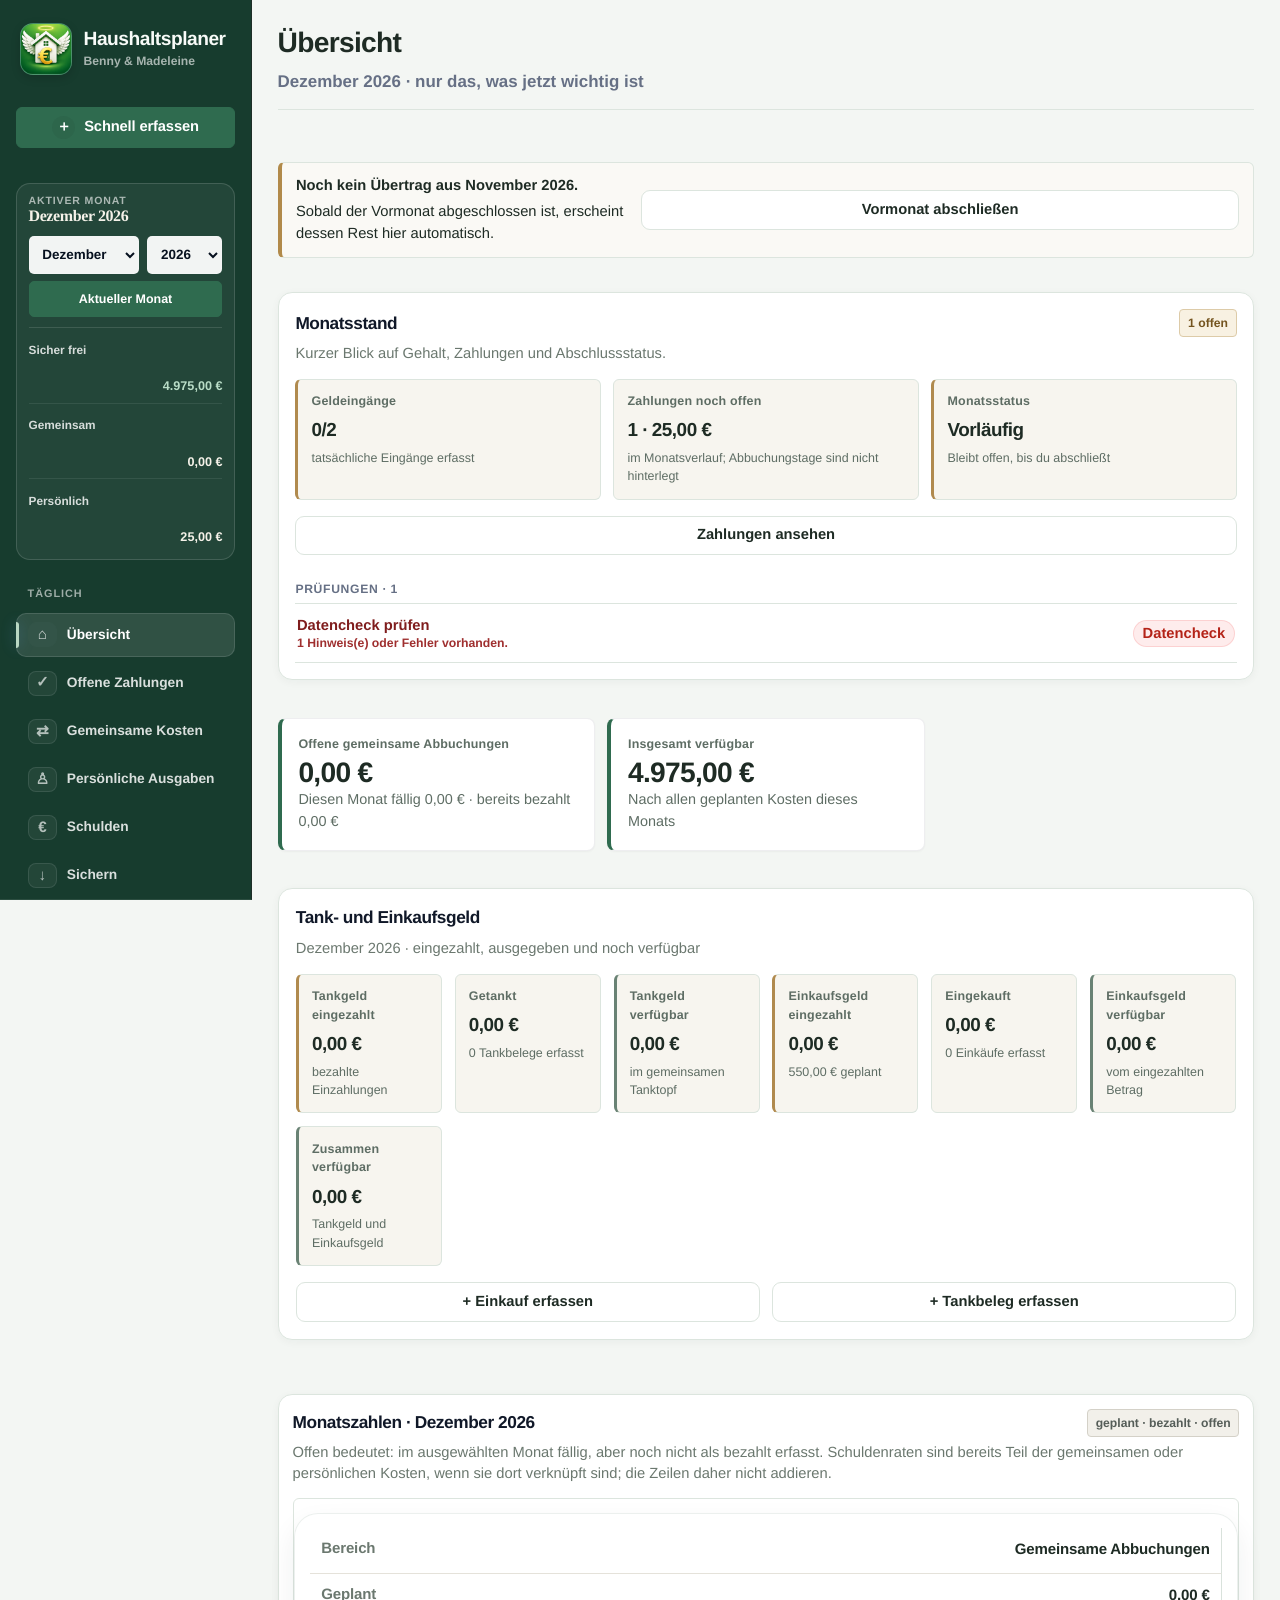
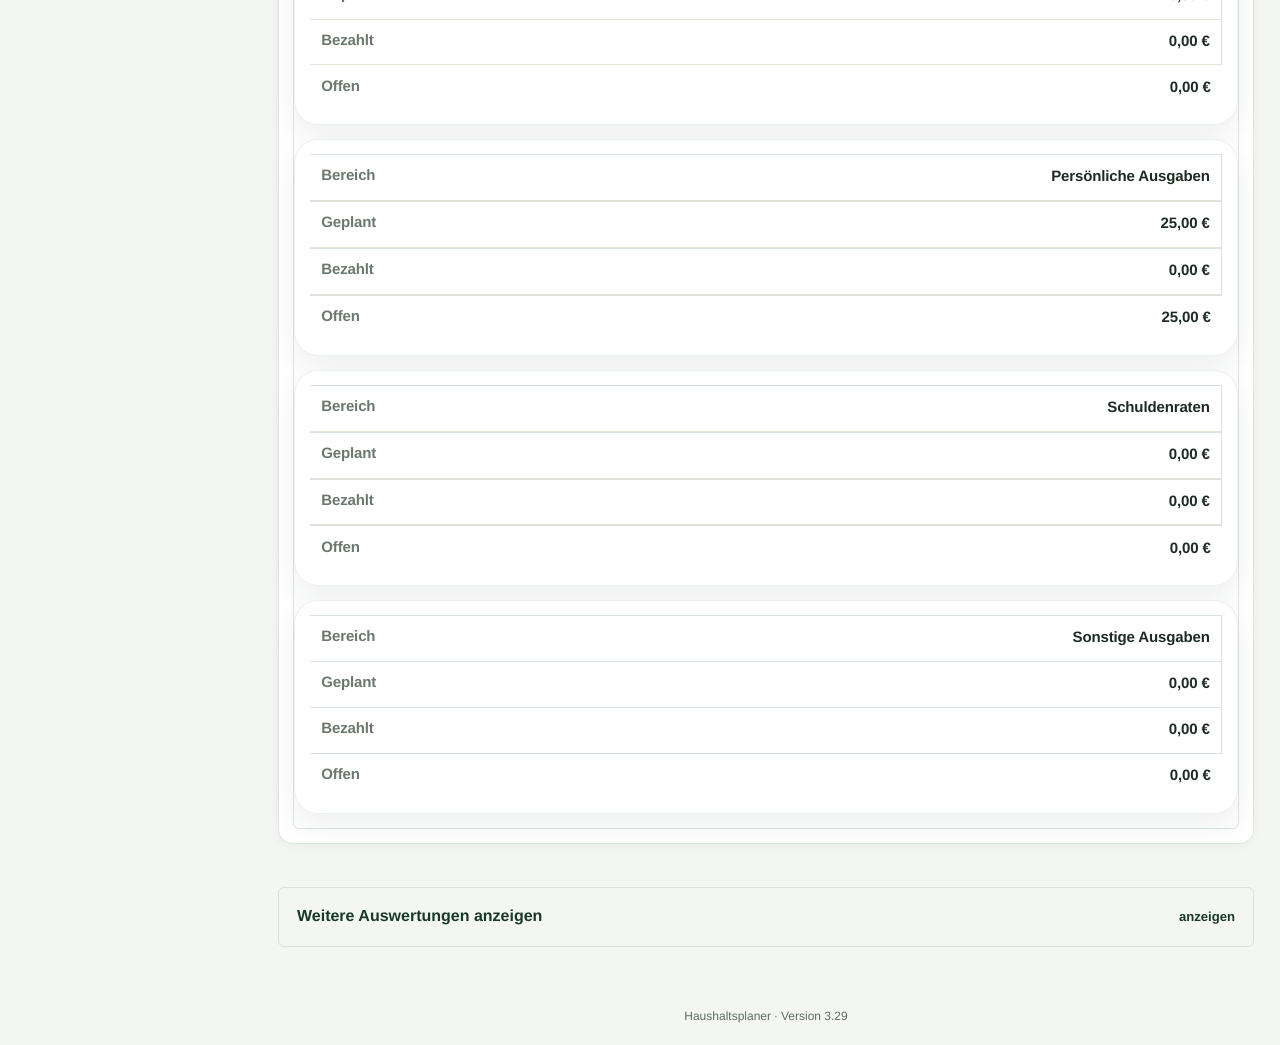
<file: docs/index.html>
<!--
  Haushaltsplaner Version 3.29
  Rücklagen, Töpfe und Rauchzeug wurden aus dem aktiven Plan entfernt.
-->
<!-- Aktualisierung Version&nbsp;3.09: Die Einkommensübersicht trennt den Betrag vor zusätzlicher Schuldentilgung, die zusätzliche Tilgung innerhalb des 800-€-Schuldenpools und den anschließend sicheren Rest. Die Monatsübersicht persönlicher Ausgaben zeigt bei nicht fälligen Quartalsposten keine irreführenden Monatsanteile mehr. -->
<!-- Aktualisierung Version&nbsp;3.10: Die Monatsübersicht fasst geplante, bezahlte und offene Beträge je Bereich zusammen. Der Datencheck trennt aktuelle Abweichungen von zukünftigen Planhinweisen. Der Monatsabschluss zeigt nur Rest, Schuldenbudget und eine kurze Prüfliste; Rücklagen- und Sparverteilung wurden aus diesem Ablauf entfernt. -->
<!-- Aktualisierung Version&nbsp;3.27: Später verschobene Sondertilgungen werden aus dem Monatsrest gelöst und zählen nicht mehr als offene Zahlung. -->
<!-- Aktualisierung Version&nbsp;3.28: Wenn eine geplante Sondertilgung eine Schuld bis auf höchstens 20 € offen lässt, fragt der Monatsassistent freiwillig nach einem Zusatzbetrag. Andere geplante Schuldzahlungen bleiben unverändert. -->
<!-- Aktualisierung Version&nbsp;3.29: Bei jeder Schuld lassen sich geplanter Zahlungsweg und Fälligkeitstag erfassen; beides wird in der Schuldenliste angezeigt und der Zahlungsweg bei Zahlungseinträgen vorausgewählt. -->
<!-- Aktualisierung Version&nbsp;3.22: Tank- und Einkaufsgeld runden nur das Monatsziel auf 10 € auf; Überträge und Einzahlungen werden centgenau verrechnet und verteilt. -->
<!-- Aktualisierung Version&nbsp;3.21: Tank- und Einkaufsgeld verwenden ab November den rollenden 12-Monats-Schnitt aus tatsächlichen Ausgaben und Prognosen; der Oktoberübertrag bleibt im Topf enthalten. -->
<!-- Aktualisierung Version&nbsp;3.20: Tankgeld läuft ab Oktober mit den tatsächlichen Einzahlungen und Tankbelegen dynamisch weiter. Fehlbeträge werden vorgetragen, Guthaben mindert den nächsten Bedarf. -->
<!-- Aktualisierung Version&nbsp;3.19: Einkaufsgeld trägt Restbeträge ab Oktober vor; Fehlbeträge erhöhen die Einzahlung im Folgemonat auf volle 10-Euro-Schritte. -->
<!-- Aktualisierung Version&nbsp;3.17: Zusätzliche Einzahlungen und Rückzahlungen erhöhen den verfügbaren Monatsbetrag getrennt vom Einkommen und von der Kostenaufteilung. -->
<!-- Aktualisierung Version&nbsp;3.16: Schnell-Erfassung für Einkäufe setzt standardmäßig das heutige Datum. -->
<!-- Aktualisierung Version&nbsp;3.16: Übersicht zeigt die echten Restbeträge für Tank- und Einkaufsgeld; Schnell-Erfassung und mögliche-Duplikat-Hinweise ergänzt. -->
<!-- Aktualisierung Version&nbsp;3.14: Einkaufsausgaben werden einzeln erfasst und vom eingezahlten Einkaufsgeld abgezogen. -->
<!-- Aktualisierung Version&nbsp;3.13: Vollständiger Ansichtsaufbau wiederhergestellt und Cache-Version erhöht. -->
<!-- Aktualisierung Version&nbsp;3.12: Fehler beim letzten Update behoben; App startet wieder korrekt. Vorherige Verbesserungen bleiben erhalten. -->
<!-- Aktualisierung Version&nbsp;3.11: Offene Zahlungen unterscheiden jetzt Planmonat, laufenden Monat und ungeklärte Vorperioden, ohne unbekannte Fälligkeitstage als überfällig zu markieren. Plan- und Ist-Einkommen sind auf einen Blick gekennzeichnet, der Schuldenpool zeigt feste Raten und Sondertilgungen getrennt, und Datencheck-Hinweise führen direkt zum passenden Bereich. -->
<!-- Aktualisierung Version&nbsp;3.08: Nach Standardraten prüft die App mögliche Komplettablösungen. Wenn keine geeignete Schuld vollständig getilgt werden kann, geht die zusätzliche Tilgung an Hoist Finance (Targobank). Die direkte Kreiskassen-Abtretung wird weiterhin automatisch zum Plan-Netto zugerechnet. -->
<!-- Aktualisierung Version&nbsp;3.05: Tankgeld zeigt zuerst die Monatsprognose, danach die bezahlten Einzahlungen und Tankausgaben sowie den klar hervorgehobenen verbleibenden Tanktopf. Preis- und Fahrprofileinstellungen sind eingeklappt. -->
<!-- Aktualisierung Version&nbsp;3.06: Einkaufsgeld zeigt Monatsziel und persönliche Einzahlungsanteile, danach bezahlte und offene Beträge. Nicht erfasste Einkäufe und Bargeldreste werden klar ausgewiesen; übriges Geld kommt ins Sparglas. -->
<!-- Aktualisierung Version&nbsp;2.97: Manuelle Ratenänderungen sind auch bei der Kreiskasse möglich. Beantragte, noch nicht bewilligte Raten lassen sich unter Vorbehalt einplanen; freie Beträge aus dem Schulden-Pool werden regulär zur Tilgung verteilt, ohne dafür eine Rücklage anzulegen. -->
<!-- Aktualisierung Version&nbsp;2.99: Benny-Einkommen über 2.300 € erhöht ab Januar 2027 getrennt vom 800-€-Grundpool die vorgeschlagene Sondertilgung. Vertragsraten bleiben unverändert. -->
<!-- Aktualisierung Version&nbsp;2.95: Die Startseite gruppiert offene Schritte nach Geldeingängen, Zahlungen und Prüfungen. Die Tankrest-Erinnerung erscheint nur bei einem noch zu verbuchenden Rest; den doppelten Schnellzugriff gibt es nicht mehr. -->
<!-- Aktualisierung Version&nbsp;2.94: Offene Zahlungen zeigen die zuständige Person und kennzeichnen verknüpfte Schuldenraten als einmalig gezählt. Die Startseite stellt offene Aufgaben vor die Monatskennzahlen; der Datencheck sortiert Prüfpunkte vor Zusatzinfos und bestandenen Prüfungen. -->
<!-- Aktualisierung Version&nbsp;2.93: Die Schuldenansicht zeigt Monatszahlungen kompakt; Prognose, Zusatztilgung und Schuldenliste lassen sich bei Bedarf aufklappen. Jährliche Standprüfungen sind von offenen Zahlungsfragen getrennt. -->
<!--
  Aktualisierung Version&nbsp;2.92: Kilometerstände müssen nicht mehr monatlich eingetragen werden. Einkäufe müssen nicht mehr einzeln erfasst werden; Einkaufsgeld nutzt ein festes Monatsziel ohne Restübertrag, übriges Geld kommt ins Sparglas.
  Aktualisierung Version&nbsp;2.91: Zahlungswege Bar, Überweisung und Lastschrift können jetzt bei Kosten, Einkäufen, Tankbons und Schuldzahlungen erfasst werden.
  Aktualisierung Version&nbsp;2.90: Der Bereich „Rücklagen &amp; Töpfe“ sowie das
  Rauchzeug-Budget wurden entfernt. Rücklagenziele und Töpfe werden aus dem
  aktiven Plan entfernt; die Schuldenregel zum vollständigen Ablösen vor dem
  Zurücklegen bleibt bestehen. Frühere Monatsabschlüsse und Sicherungen bleiben
  erhalten.
  Aktualisierung Version&nbsp;2.89: Die Bereichsnavigation zeigt alle Ziele als
  direkte, gruppierte Schaltflächen statt als native Auswahllisten.
  Auf Desktop und Mobilgeräten sind die Bereiche schnell erkennbar und direkt
  anwählbar.
  Aktualisierung Version&nbsp;2.88: Monatsbeiträge sind klar von den im Monat
  offenen Abbuchungen getrennt; Rücklagenzuordnungen zählen nicht als Abbuchung.
  Die Übersicht zeigt nicht monatliche Kosten kompakt mit Monatsanteil und
  Planzyklus. Tank- und Einkaufsgeld nennen das
  persönliche Lohnkonto als Zahlungsquelle. Der beendete Rauchzeug-Bereich ist
  aus der Navigation entfernt; frühere Einträge bleiben gespeichert.
  Aktualisierung Version&nbsp;2.87: Das zusätzliche Schuldenbudget wird jetzt vor
  jeder Rücklage oder Teil-Sonderzahlung vollständig darauf geprüft, ob sich
  damit eine offene Schuld komplett erledigen lässt. Nach jeder Ablösung wird
  diese Prüfung mit dem verbleibenden Monatsbudget wiederholt.
  Aktualisierung Version&nbsp;2.86: Direkt vom Lohn einbehaltene persönliche
  Zahlungen werden vor der Einkommensquote abgezogen. Gemeinschaftskosten,
  Tankgeld und Einkaufsgeld richten sich damit nach dem tatsächlich ausgezahlten
  Einkommen; im Haushaltsbudget bleibt der eingetragene Gesamtlohn vollständig
  erhalten und der Lohnabzug wird weiterhin genau einmal als Ausgabe geführt.
  Aktualisierung Version&nbsp;2.85: Im Tankbereich wird auch bei den realen
  Kilometern der Einkommensanteil als Grundlage der Einzahlung angezeigt. Die
  Kilometeranzeige bleibt ausschließlich für Fahrleistung und Verbrauch.
  Aktualisierung Version&nbsp;2.84: Gemeinsame Tank- und Einkaufsgeld-Töpfe werden
  jetzt wie die übrigen Gemeinschaftskosten nach dem Einkommen des jeweiligen
  Monats verteilt. Gehaltsänderungen aktualisieren die offenen Einzahlungen für
  den aktuellen Monat und die folgende Jahresplanung automatisch; persönliche
  Ausgaben bleiben unverändert. Die Aufteilung der Gemeinschaftskosten wird
  weiterhin auf 5-Euro-Schritte gerundet.
  Aktualisierung Version&nbsp;2.83: Die Selbständigkeitsverwaltung ist aus dem
  Haushaltsplaner entfernt. Alte Betriebsdaten bleiben in Sicherungen erhalten,
  beeinflussen den privaten Haushalt ab Oktober 2026 aber nicht mehr. Bennys
  Posten „Rauchzeug“ wird ab Oktober ebenfalls nicht mehr eingeplant. Dafür wird
  bei Benny ab Oktober die „Zusatzrente HUK24“ mit monatlich 25&nbsp;€ eingeplant.
  Aktualisierung Version&nbsp;2.82: Der feste Schuldenplan startet im Oktober
  2026. September bleibt unverändert erhalten. Geplante, aber nicht wirklich
  zurückgelegte Beträge aus September werden nicht als Oktober-Guthaben gewertet.
  Erst ab Oktober zählt die Bestätigung „Zurückgelegt“.
  Aktualisierung Version&nbsp;2.81: Der feste Schuldenplan startet im September
  2026 ohne nur geplante Rücklagen aus August. Ab September zählt ein Betrag
  erst dann als angespart, wenn er im Monatsassistenten ausdrücklich als
  „Zurückgelegt“ bestätigt wurde. Bestehende August-Daten bleiben erhalten.
  Aktualisierung Version&nbsp;2.80: Das Logo wird in der Seitenleiste randlos
  zugeschnitten. Der weiße Außenbereich der Quelldatei ist nicht mehr sichtbar.
  Aktualisierung Version&nbsp;2.79: Das vorhandene Haushaltsplanerengel-Logo ist
  nun sichtbar in der Seitenleiste eingebunden. Navigation, Schnell-Erfassung
  und Monatsübersicht verwenden verständliche Symbole statt Buchstaben, wobei
  alle Textbeschriftungen für eine eindeutige Bedienung erhalten bleiben.
  Aktualisierung Version&nbsp;2.78: Die Bedienung ist weiter vereinfacht. Es gibt
  nur noch eine Monatsauswahl, der Monatsstart ist vollständig in der Übersicht
  enthalten, Rücklagen und Töpfe stehen gemeinsam in einem Bereich und die
  persönlichen Monatszahlen sind kompakter. Aufgaben ohne echten Betrag werden
  ausgeblendet; der Sicherungsbereich zeigt zuerst nur die wichtigsten Aktionen.
  Aktualisierung Version&nbsp;2.77: Wird eine Regelrate im Schuldenbereich als
  bezahlt eingetragen, übernimmt die App den passenden Betrag automatisch in
  den verknüpften gemeinsamen oder persönlichen Kostenposten. Sonderzahlungen
  bleiben getrennt, zukünftige Raten unverändert und die Monatsausgabe wird
  nicht doppelt abgezogen. Beim Zurücksetzen werden nur automatisch gesetzte
  Kostenposten wieder geöffnet.
  Aktualisierung Version&nbsp;2.76: Auch das Rauchzeug-Budget kann für jeden
  ausgewählten Monat manuell festgelegt werden. Die Änderung wirkt sofort auf
  die verfügbare Summe, bleibt in Sicherungen erhalten und verändert keine
  Folgemonate. Mit einer Aktion wird wieder der normale persönliche Betrag
  verwendet.
  Aktualisierung Version&nbsp;2.75: Das Einkaufsgeld kann für jeden Monat
  manuell festgelegt werden. Eine Vorgabe wie 500&nbsp;€ für September wirkt
  sofort auf Ziel, Aufstockung und verfügbaren Betrag, verändert aber weder
  frühere noch spätere Monate. Der automatische Wert kann jederzeit wieder
  aktiviert werden.
  Aktualisierung Version&nbsp;2.74: Ab September wird der vollständige
  Schulden-Pool von 800&nbsp;€ in der verfügbaren Summe berücksichtigt.
  Bereits enthaltene Raten werden nicht doppelt abgezogen. Die frei gewordenen
  46&nbsp;€ von Pair AZ1 bleiben für Riverty AZ1 vorgemerkt. Beträge, die
  vorerst nicht sinnvoll gezahlt werden können, gehen als gebundene
  Schulden-Rücklage aufs Tagesgeld und bleiben für spätere Tilgungen erhalten.
  Aktualisierung Version&nbsp;2.73: Jede Schuld erhält eine frei wählbare
  Zahlungsmöglichkeit. Der neue Monatsassistent zeigt die konkreten Zahlungen,
  kann sie als bezahlt oder später markieren und verteilt den Rest sofort neu.
  Offene Zahlungswege, fällige Schuldenstände und zu prüfende Gesamtbeträge
  stehen gesammelt in einer Klärliste. Nach einem neuen Schuldenstand zeigt die
  App außerdem die Auswirkung auf Endmonat und nächstes Zahlungsziel.
  Version&nbsp;2.72: HUK24 wird wegen des fehlenden Zahlungswegs
  nur noch mit der vereinbarten Rate eingeplant. Sonderzahlungen und eine
  Gesamtablösung werden weder vorgeschlagen noch zur Eingabe angeboten.
  Version&nbsp;2.71: Auch bei CleverFit sind nur die normale
  Rate oder die vollständige Restschuld möglich. Einzelne Sonderzahlungen
  werden dort weder vorgeschlagen noch zur Eingabe angeboten.
  Version&nbsp;2.70: Riverty S.19 erlaubt nur die vereinbarte
  Rate oder die vollständige Gesamtforderung. Nach jeder Aktualisierung eines
  Schuldenstands werden der 800-Euro-Plan und alle Vorschläge sofort neu
  berechnet.
  Version&nbsp;2.69: Bevor das zusätzliche Schuldenbudget auf
  mehrere Vorschläge verteilt wird, prüft die Anwendung zuerst, ob damit eine
  geeignete Schuld vollständig bezahlt werden kann.
  Version&nbsp;2.68: Ab September 2026 gilt ein festes
  Schuldenziel von 800&nbsp;€ pro Monat. Die Anwendung berücksichtigt zuerst
  alle Standardraten und schlägt dann unabhängig vom freien Haushaltsbetrag
  eine sinnvolle Ratenerhöhung oder Zusatztilgung vor. Zahlungsbeschränkungen
  und bereits bezahlte Beträge werden automatisch beachtet.
  Version&nbsp;2.67: Taskrabbit-Auszahlungen werden bei der Eingabe
  direkt in Lohn, Material und Trinkgeld aufgeteilt. Der Gesamtbetrag wird
  automatisch berechnet und sofort im Haushalt berücksichtigt; EÜR-Liste, CSV
  und PDF zeigen daraus eine einzige Jahressumme. Einzelne Auszahlungen bleiben
  als interner Nachweis bearbeitbar.
  Version&nbsp;2.66: Überwiesene Betriebseinnahmen und -ausgaben
  verändern den gesamten verfügbaren Betrag automatisch. Barzahlungen bleiben
  vollständig in der EÜR, werden im Haushaltsbudget aber nicht eingerechnet.
  Version&nbsp;2.65: Neue Betriebsausgaben können automatisch
  als bezahlte „Sonstige Ausgabe“ übernommen werden. Barzahlung und Überweisung
  werden in Buchungen, EÜR-Bericht und CSV-Ausgabe festgehalten, ohne Ausgaben
  doppelt vom verfügbaren Betrag abzuziehen.
  Version&nbsp;2.64: Regelmäßige gemeinsame und persönliche
  Kosten werden automatisch als Vertragsvorschläge erkannt. Verknüpfte Schulden
  und Budgettöpfe werden ausgelassen; andere Vorschläge lassen sich als
  „Kein Vertrag“ ausblenden.
  Version&nbsp;2.63: Verträge können mit Kosten, Laufzeit,
  Kündigungsfrist und Prüfintervall verwaltet werden. Fristen werden automatisch
  berechnet und auf der Übersicht angezeigt.
  Version&nbsp;2.62: Monat und Jahr sind in der Seitenleiste
  übersichtlicher aufgeteilt und verzichten auf unnötige Zusatztexte.
  Version&nbsp;2.61: Auf dem PC scrollt die linke Seitenleiste als
  Ganzes, sodass sie über ihre gesamte Fläche mit dem Mausrad bedienbar ist.
  Version&nbsp;2.60: Die Monatsübersicht in der Seitenleiste zeigt
  freie, gemeinsame und persönliche Beträge in klaren, gut lesbaren Zeilen.
  Version&nbsp;2.59: Die Oberfläche erhält eine ruhige, sachliche
  Finanz-Optik mit weniger Effekten, klareren Tabellen und einer kompakteren
  Navigation. Funktionen und lokale Daten bleiben unverändert.
-->

<!DOCTYPE html>
<html lang="de">
  <head>
    <meta charset="UTF-8">
    <meta name="viewport" content="width=device-width, initial-scale=1.0">
    <meta name="description" content="Privater Haushaltsplaner für Einnahmen, Ausgaben und Schulden.">
    <title>Haushaltsplaner – Benny &amp; Madeleine</title>
    <link rel="stylesheet" href="style.css?v=3.16">
    <link rel="manifest" href="manifest.json?v=3.16">

    <link rel="apple-touch-icon" href="apple-touch-icon.png?v=3.16">
    <link rel="icon" type="image/png" sizes="32x32" href="favicon-32.png?v=3.16">
    <meta name="theme-color" content="#456f57">
    <meta name="apple-mobile-web-app-capable" content="yes">
    <meta name="apple-mobile-web-app-status-bar-style" content="default">
    <meta name="apple-mobile-web-app-title" content="Planerengel">
  </head>
  <body>
    <div class="app-shell">
      <header class="app-sidebar">
        <div class="brand-row">
          <div class="brand-logo" aria-hidden="true"><img class="brand-logo-image" src="icon-192.png?v=3.16" alt=""></div>
          <div class="brand-copy">
            <h1>Haushaltsplaner</h1>
            <span>Benny &amp; Madeleine</span>
          </div>
        </div>
        <div id="globalMonthBar" class="global-month-bar sidebar-month-widget" role="group" aria-label="Monatsauswahl"></div>
        <button id="quickCaptureButton" class="quick-capture-action" type="button"><span aria-hidden="true">＋</span> Schnell erfassen</button>
        <nav class="mobile-nav" aria-label="Bereiche">
          <div class="mobile-nav-grid">
            <div class="mobile-nav-group">
              <div class="mobile-nav-heading">Täglich</div>
              <button type="button" class="mobile-nav-link active" data-section="overview"><span class="nav-icon" aria-hidden="true">⌂</span><b>Übersicht</b></button>
              <button type="button" class="mobile-nav-link" data-section="openpayments"><span class="nav-icon" aria-hidden="true">✓</span><b>Offene Zahlungen</b></button>
              <button type="button" class="mobile-nav-link" data-section="common"><span class="nav-icon" aria-hidden="true">⇄</span><b>Gemeinsame Kosten</b></button>
              <button type="button" class="mobile-nav-link" data-section="personal"><span class="nav-icon" aria-hidden="true">♙</span><b>Persönliche Ausgaben</b></button>
              <button type="button" class="mobile-nav-link" data-section="debts"><span class="nav-icon" aria-hidden="true">€</span><b>Schulden</b></button>
              <button type="button" class="mobile-nav-link" data-section="save"><span class="nav-icon" aria-hidden="true">↓</span><b>Sichern</b></button>
            </div>
            <div class="mobile-nav-group">
              <div class="mobile-nav-heading">Weitere Bereiche</div>
              <button type="button" class="mobile-nav-link" data-section="income"><span class="nav-icon" aria-hidden="true">↑</span><b>Einkommen</b></button>
              <button type="button" class="mobile-nav-link" data-section="tankcalc"><span class="nav-icon" aria-hidden="true">⌁</span><b>Tankgeld</b></button>
              <button type="button" class="mobile-nav-link" data-section="groceries"><span class="nav-icon" aria-hidden="true">▤</span><b>Einkaufsgeld</b></button>
              <button type="button" class="mobile-nav-link" data-section="contracts"><span class="nav-icon" aria-hidden="true">⌑</span><b>Verträge</b></button>
              <button type="button" class="mobile-nav-link" data-section="buffer"><span class="nav-icon" aria-hidden="true">＋</span><b>Sonstige Ausgaben</b></button>
              <button type="button" class="mobile-nav-link" data-section="monthclose"><span class="nav-icon" aria-hidden="true">✓</span><b>Monatsabschluss</b></button>
              <button type="button" class="mobile-nav-link" data-section="datacheck"><span class="nav-icon" aria-hidden="true">!</span><b>Datencheck</b></button>
              <button type="button" class="mobile-nav-link" data-section="forecast"><span class="nav-icon" aria-hidden="true">↗</span><b>Vorschau &amp; Simulation</b></button>
              <button type="button" class="mobile-nav-link" data-section="settings"><span class="nav-icon" aria-hidden="true">⚙</span><b>Regeln &amp; Personen</b></button>
            </div>
          </div>
        </nav>
        <nav class="side-nav simplified-side-nav" aria-label="Hauptnavigation">
          <div class="side-nav-group">
            <div class="side-nav-heading">Täglich</div>
            <button type="button" class="side-nav-link active" data-section="overview"><span class="nav-icon" aria-hidden="true">⌂</span><b>Übersicht</b></button>
            <button type="button" class="side-nav-link" data-section="openpayments"><span class="nav-icon" aria-hidden="true">✓</span><b>Offene Zahlungen</b></button>
            <button type="button" class="side-nav-link" data-section="common"><span class="nav-icon" aria-hidden="true">⇄</span><b>Gemeinsame Kosten</b></button>
            <button type="button" class="side-nav-link" data-section="personal"><span class="nav-icon" aria-hidden="true">♙</span><b>Persönliche Ausgaben</b></button>
            <button type="button" class="side-nav-link" data-section="debts"><span class="nav-icon" aria-hidden="true">€</span><b>Schulden</b></button>
            <button type="button" class="side-nav-link" data-section="save"><span class="nav-icon" aria-hidden="true">↓</span><b>Sichern</b></button>
          </div>
          <div class="side-nav-group side-nav-more-group">
            <div class="side-nav-heading">Weitere Bereiche</div>
            <button type="button" class="side-nav-link" data-section="income"><span class="nav-icon" aria-hidden="true">↑</span><b>Einkommen</b></button>
            <button type="button" class="side-nav-link" data-section="tankcalc"><span class="nav-icon" aria-hidden="true">⌁</span><b>Tankgeld</b></button>
            <button type="button" class="side-nav-link" data-section="groceries"><span class="nav-icon" aria-hidden="true">▤</span><b>Einkaufsgeld</b></button>
            <button type="button" class="side-nav-link" data-section="contracts"><span class="nav-icon" aria-hidden="true">⌑</span><b>Verträge</b></button>
            <button type="button" class="side-nav-link" data-section="buffer"><span class="nav-icon" aria-hidden="true">＋</span><b>Sonstige Ausgaben</b></button>
            <button type="button" class="side-nav-link" data-section="monthclose"><span class="nav-icon" aria-hidden="true">✓</span><b>Monatsabschluss</b></button>
            <button type="button" class="side-nav-link" data-section="datacheck"><span class="nav-icon" aria-hidden="true">!</span><b>Datencheck</b></button>
            <button type="button" class="side-nav-link" data-section="forecast"><span class="nav-icon" aria-hidden="true">↗</span><b>Vorschau &amp; Simulation</b></button>
            <button type="button" class="side-nav-link" data-section="settings"><span class="nav-icon" aria-hidden="true">⚙</span><b>Regeln &amp; Personen</b></button>
          </div>
        </nav>
        <div class="sidebar-bottom">
          <button id="reloadButton" class="side-action" type="button"><span aria-hidden="true">↻</span> Neu laden</button>
          <div class="side-status-card">
            <div class="version-chip" id="versionChip">Version 3.29 geladen</div>
            <div class="side-status-line"><span aria-hidden="true">✓</span> Alle Daten sind aktuell</div>
            <div class="side-save-status" id="saveStatus">Speicherstatus wird geprüft …</div>
          </div>
        </div>
      </header>
      <div class="app-content">
        <main>
          <section id="overview" class="tab-section active"></section>
          <section id="monthstart" class="tab-section"></section>
          <section id="openpayments" class="tab-section"></section>
          <section id="income" class="tab-section"></section>
          <section id="common" class="tab-section"></section>
          <section id="sharedaccount" class="tab-section"></section>
          <section id="personal" class="tab-section"></section>
          <section id="tankcalc" class="tab-section"></section>
          <section id="groceries" class="tab-section"></section>
          <section id="contracts" class="tab-section"></section>
          <section id="debts" class="tab-section"></section>
          <section id="settings" class="tab-section"></section>
          <section id="monthclose" class="tab-section"></section>
          <section id="datacheck" class="tab-section"></section>
          <section id="forecast" class="tab-section"></section>
          <section id="save" class="tab-section"></section>
          <section id="buffer" class="tab-section"></section>
        </main>
        <footer>Haushaltsplaner · Version&nbsp;3.29</footer>
      </div>
    </div>
    <script src="script.js?v=3.29"></script>
  </body>
</html>
</file>
<file: docs/style.css>
:root {
  --bg-top: #f8fbf8;
  --bg-mid: #edf4ef;
  --bg-bottom: #e4ece6;
  --card-color: rgba(255,255,255,0.84);
  --card-solid: rgba(255,255,255,0.97);
  --accent-color: #456f57;
  --accent-dark: #2f4f3b;
  --accent-gold: #c4a86a;
  --accent-line: rgba(69, 111, 87, 0.12);
  --text-color: #1d291f;
  --muted-color: #6b786f;
  --danger-color: #d96458;
  --success-color: #456f57;
  --warning-color: #c6913f;
  --shadow-soft: 0 16px 42px rgba(31, 47, 37, 0.08);
  --shadow-strong: 0 24px 60px rgba(31, 47, 37, 0.14);
  --glass: saturate(165%) blur(20px);
  font-size: 16px;
}

* { box-sizing: border-box; }

html {
  background:
    radial-gradient(circle at 0% 0%, rgba(196,168,106,0.12), transparent 24%),
    radial-gradient(circle at 100% 0%, rgba(69,111,87,0.11), transparent 26%),
    linear-gradient(180deg, var(--bg-top) 0%, var(--bg-mid) 48%, var(--bg-bottom) 100%);
}

body {
  margin: 0;
  font-family: -apple-system, BlinkMacSystemFont, "SF Pro Display", "SF Pro Text", "Segoe UI", Roboto, sans-serif;
  background:
    radial-gradient(circle at top left, rgba(196,168,106,0.09), transparent 20%),
    radial-gradient(circle at top right, rgba(69,111,87,0.09), transparent 22%),
    linear-gradient(180deg, var(--bg-top) 0%, var(--bg-mid) 55%, var(--bg-bottom) 100%);
  color: var(--text-color);
  -webkit-font-smoothing: auto;
  overflow-x: hidden;
}

header {
  position: sticky;
  top: 0;
  z-index: 50;
  background:
    linear-gradient(135deg, rgba(69,111,87,0.95) 0%, rgba(47,79,59,0.985) 100%);
  color: #fff;
  padding: 1.1rem 1rem 0.98rem;
  box-shadow: 0 18px 40px rgba(30, 49, 38, 0.15);
  backdrop-filter: blur(10px) saturate(125%);
  border-bottom: 1px solid rgba(255,255,255,0.09);
}

header::after {
  content: "";
  position: absolute;
  left: 18px;
  right: 18px;
  bottom: 0;
  height: 1px;
  background: linear-gradient(90deg, transparent 0%, rgba(196,168,106,0.32) 50%, transparent 100%);
}

h1 {
  margin: 0;
  font-size: 1.57rem;
  letter-spacing: -0.035em;
  font-weight: 800;
  text-shadow: none;
}

.nav-bar {
  margin-top: 0.82rem;
  display: flex;
  align-items: center;
  gap: 0.72rem;
  overflow: visible;
}

.nav-bar button {
  flex: 0 0 auto;
  background: rgba(255,255,255,0.92);
  border: 1px solid rgba(255,255,255,0.66);
  color: var(--text-color);
  padding: 0.8rem 1rem;
  border-radius: 20px;
  cursor: pointer;
  font-size: 0.95rem;
  font-weight: 760;
  white-space: nowrap;
  width: auto;
  box-shadow: 0 12px 28px rgba(20, 40, 30, 0.07);
}

.nav-bar select {
  flex: 1 1 auto;
  min-width: 140px;
}

main {
  padding: 1rem;
}

.tab-section { display: none; }
.tab-section.active {
  display: block;
  animation: fadeSlide 0.2s ease;
}

@keyframes fadeSlide {
  from { opacity: 0; transform: translateY(6px); }
  to { opacity: 1; transform: translateY(0); }
}

.card {
  position: relative;
  background: linear-gradient(180deg, rgba(255,255,255,0.95) 0%, rgba(255,255,255,0.91) 100%);
  backdrop-filter: blur(8px) saturate(120%);
  padding: 1.08rem;
  border-radius: 30px;
  margin-bottom: 1rem;
  border: 1px solid rgba(255,255,255,0.62);
  box-shadow: var(--shadow-soft);
  overflow: hidden;
}

.card::before {
  content: "";
  position: absolute;
  inset: 0;
  pointer-events: none;
  background:
    linear-gradient(135deg, rgba(255,255,255,0.44) 0%, transparent 36%),
    linear-gradient(180deg, transparent 62%, rgba(69,111,87,0.025) 100%);
}

.card::after {
  content: "";
  position: absolute;
  left: 18px;
  right: 18px;
  top: 0;
  height: 1px;
  background: linear-gradient(90deg, transparent 0%, rgba(196,168,106,0.3) 50%, transparent 100%);
}

.card h2, .card h3 {
  position: relative;
  margin-top: 0;
  margin-bottom: 0.72rem;
  letter-spacing: -0.03em;
  color: #1f2b22;
}

.card h2 {
  font-size: 1.3rem;
  font-weight: 800;
}

.card h3 {
  font-size: 1.08rem;
  font-weight: 760;
}

.row {
  display: flex;
  flex-wrap: wrap;
  gap: 0.78rem;
}

.row > * {
  flex: 1 1 150px;
}

label {
  display: block;
  margin-bottom: 0.36rem;
  color: #5f6e64;
  font-size: 0.82rem;
  font-weight: 760;
  letter-spacing: 0.015em;
  text-transform: none;
}


.small {
  font-size: 0.92rem;
  line-height: 1.45;
}

.muted {
  color: var(--muted-color);
}

input, select, button, textarea {
  width: 100%;
  padding: 0.84rem 1rem;
  border-radius: 19px;
  border: 1px solid #dee7e0;
  background-color: rgba(255,255,255,0.94);
  color: var(--text-color);
  font-size: 0.98rem;
}

input, select, textarea {
  box-shadow:
    inset 0 1px 0 rgba(255,255,255,0.94),
    0 1px 0 rgba(69,111,87,0.02);
}

input:focus, select:focus, textarea:focus {
  outline: none;
  border-color: rgba(69,111,87,0.35);
  box-shadow:
    0 0 0 4px rgba(69,111,87,0.09),
    inset 0 1px 0 rgba(255,255,255,0.94);
}

input:disabled, button:disabled {
  opacity: 0.68;
}

button {
  transition: transform 0.12s ease, box-shadow 0.14s ease, filter 0.14s ease, background 0.14s ease;
}

button:hover {
  filter: brightness(1.01);
  box-shadow: 0 12px 28px rgba(30, 44, 35, 0.09);
}

button:active {
  transform: translateY(1px) scale(0.995);
}

button.primary {
  background: linear-gradient(135deg, var(--accent-color) 0%, var(--accent-dark) 100%);
  border-color: transparent;
  color: #fff;
  font-weight: 780;
  box-shadow: 0 12px 28px rgba(69,111,87,0.2);
}

button.primary:hover {
  box-shadow: 0 15px 34px rgba(69,111,87,0.24);
}

button.danger {
  background: linear-gradient(135deg, #e67869 0%, var(--danger-color) 100%);
  border-color: transparent;
  color: #fff;
  font-weight: 760;
}

button.success {
  background: linear-gradient(135deg, #5f8d71 0%, var(--success-color) 100%);
  border-color: transparent;
  color: #fff;
  font-weight: 760;
}

button.secondary {
  background: linear-gradient(180deg, #f9fbf9 0%, #edf3ee 100%);
  border-color: #dde7df;
  color: var(--text-color);
  font-weight: 760;
}

.list-table {
  width: 100%;
  border-collapse: separate;
  border-spacing: 0;
  margin-top: 0.58rem;
  display: block;
  overflow-x: auto;
  background: rgba(255,255,255,0.97);
  border-radius: 24px;
  box-shadow:
    inset 0 0 0 1px rgba(69,111,87,0.07),
    0 10px 24px rgba(31, 47, 37, 0.04);
}

.list-table th,
.list-table td {
  padding: 0.84rem 0.78rem;
  border-bottom: 1px solid #e8efea;
  font-size: 0.95rem;
  font-weight: 680;
  background: rgba(255,255,255,0.97);
}

.list-table th {
  text-align: left;
  color: #344238;
  font-weight: 820;
  position: sticky;
  top: 0;
  background:
    linear-gradient(180deg, #fcfefc 0%, #f4f8f4 100%);
  cursor: pointer;
}

.list-table th:hover {
  background: linear-gradient(180deg, #f5faf6 0%, #edf4ee 100%);
}

.list-table tr:nth-child(even) td {
  background: rgba(248, 252, 249, 0.98);
}

.list-table tr:last-child td {
  border-bottom: none;
}

.list-table td input[type="checkbox"] {
  width: auto;
}

p {
  line-height: 1.55;
  margin: 0.4rem 0 0.76rem;
}

.version-chip {
  margin-top: 0.74rem;
  display: inline-flex;
  align-items: center;
  gap: 0.46rem;
  padding: 0.52rem 0.86rem;
  border-radius: 999px;
  background: rgba(255,255,255,0.14);
  color: #f8fff8;
  font-size: 0.83rem;
  font-weight: 780;
  letter-spacing: 0.01em;
  border: 1px solid rgba(255,255,255,0.16);
  backdrop-filter: blur(10px);
}

.version-chip::before {
  content: "";
  width: 0.54rem;
  height: 0.54rem;
  border-radius: 999px;
  background: var(--accent-gold);
  box-shadow: 0 0 0 5px rgba(196,168,106,0.13);
}

footer {
  text-align: center;
  padding: 1rem 0.9rem 1.15rem;
  border-top: 1px solid rgba(69,111,87,0.10);
  font-size: 0.85rem;
  color: var(--muted-color);
  background: transparent;
}

@media (max-width: 600px) {
  body { font-size: 16px; }
  h1 { font-size: 1.38rem; }
  header { padding-top: 1rem; }
  .card {
    padding: 1rem;
    border-radius: 26px;
  }
  .list-table th, .list-table td {
    font-size: 0.9rem;
    padding: 0.76rem 0.66rem;
  }
  .nav-bar button,
  nav button,
  
.small {
  font-size: 0.92rem;
  line-height: 1.45;
}

.muted {
  color: var(--muted-color);
}

input, select, button, textarea {
    border-radius: 18px;
  }
}


.inline-status {
  margin-top: 0.35rem;
  margin-bottom: 0.65rem;
  padding: 0.82rem 0.95rem;
  border-radius: 18px;
  font-size: 0.94rem;
  font-weight: 700;
  line-height: 1.4;
  border: 1px solid rgba(69,111,87,0.12);
}

.inline-status.success {
  background: linear-gradient(180deg, rgba(95,141,113,0.14) 0%, rgba(95,141,113,0.10) 100%);
  color: #2c5a40;
  border-color: rgba(69,111,87,0.22);
}

.inline-status.error {
  background: linear-gradient(180deg, rgba(217,100,88,0.14) 0%, rgba(217,100,88,0.10) 100%);
  color: #8a3f36;
  border-color: rgba(217,100,88,0.22);
}


/* Bessere Lesbarkeit in Tabellen und Übersichten */
.list-table td {
  color: #1f2b22;
  letter-spacing: -0.01em;
}

.card p strong {
  color: #1f2d24;
}

@media (max-width: 600px) {
  .list-table th, .list-table td {
    font-size: 0.94rem;
  }
  .list-table td {
    font-weight: 630;
  }
}


/* Stärkere, gleichmäßigere Schrift auf iPhone/Safari */
body, input, select, button, textarea, th, td, p, label, h1, h2, h3 {
  text-rendering: geometricPrecision;
}

.list-table td, .list-table th {
  -webkit-font-smoothing: auto;
}

.card, .list-table, header {
  -webkit-transform: translateZ(0);
  transform: translateZ(0);
}

.card h2, .card h3, .list-table th, .list-table td, label, p {
  text-shadow: none;
}

.list-table td {
  color: #1f2b22;
}

.version-chip {
  text-shadow: none;
}


.due-badge {
  display: inline-flex;
  align-items: center;
  justify-content: center;
  min-width: 72px;
  padding: 0.42rem 0.78rem;
  border-radius: 999px;
  font-weight: 820;
  letter-spacing: 0.01em;
  border: 1px solid transparent;
  box-shadow: inset 0 1px 0 rgba(255,255,255,0.45);
}

.due-yes {
  background: linear-gradient(180deg, rgba(217,100,88,0.22) 0%, rgba(217,100,88,0.16) 100%);
  color: #8d352c;
  border-color: rgba(217,100,88,0.38);
}

.due-no {
  background: linear-gradient(180deg, rgba(95,141,113,0.20) 0%, rgba(95,141,113,0.13) 100%);
  color: #2d5f43;
  border-color: rgba(69,111,87,0.3);
}

.list-table td .due-badge {
  white-space: nowrap;
}


.app-modal-overlay {
  position: fixed;
  inset: 0;
  background: rgba(24, 34, 27, 0.42);
  display: flex;
  align-items: center;
  justify-content: center;
  padding: 1rem;
  z-index: 1200;
  backdrop-filter: blur(6px);
}

body.modal-open {
  overflow: hidden;
}

.app-modal {
  width: min(760px, 100%);
  max-height: 92vh;
  overflow: auto;
  background: linear-gradient(180deg, rgba(255,255,255,0.98) 0%, rgba(249,252,250,0.98) 100%);
  border-radius: 28px;
  border: 1px solid rgba(255,255,255,0.72);
  box-shadow: var(--shadow-strong);
  padding: 1rem;
}

.app-modal :focus-visible {
  outline: 3px solid rgba(37, 99, 235, 0.42);
  outline-offset: 2px;
}

.app-modal-header,
.app-modal-footer {
  display: flex;
  gap: 0.75rem;
  align-items: center;
  justify-content: space-between;
}

.app-modal-header {
  margin-bottom: 0.9rem;
}

.app-modal-header h3 {
  margin: 0;
}

.app-modal-close {
  width: auto;
  min-width: 52px;
  padding-inline: 1rem;
}

.app-modal-body {
  display: grid;
  gap: 0.85rem;
}

.app-modal-footer {
  margin-top: 1rem;
  flex-wrap: wrap;
  justify-content: flex-end;
}

.app-modal-footer button {
  width: auto;
  min-width: 160px;
}

.modal-form {
  display: grid;
  gap: 0.85rem;
}


.summary-metrics {
  display: grid;
  grid-template-columns: repeat(auto-fit, minmax(170px, 1fr));
  gap: 0.8rem;
  margin: 0.85rem 0 1rem;
}

.summary-metric {
  background: linear-gradient(180deg, rgba(255,255,255,0.95) 0%, rgba(245,249,246,0.95) 100%);
  border: 1px solid rgba(69,111,87,0.12);
  border-radius: 22px;
  padding: 0.85rem 0.95rem;
  box-shadow: 0 10px 22px rgba(31,47,37,0.05);
}

.summary-metric.success {
  border-color: rgba(69,111,87,0.28);
  background: linear-gradient(180deg, rgba(244,251,246,0.98) 0%, rgba(235,246,238,0.98) 100%);
}

.summary-metric.warning {
  border-color: rgba(198,145,63,0.32);
  background: linear-gradient(180deg, rgba(255,248,235,0.98) 0%, rgba(252,243,223,0.98) 100%);
}

.summary-metric.danger {
  border-color: rgba(217,100,88,0.32);
  background: linear-gradient(180deg, rgba(255,241,239,0.98) 0%, rgba(253,233,230,0.98) 100%);
}

.summary-metric-label {
  font-size: 0.79rem;
  font-weight: 760;
  color: var(--muted-color);
  margin-bottom: 0.35rem;
}

.summary-metric-value {
  font-size: 1.18rem;
  font-weight: 820;
  color: #1f2b22;
}

.summary-metric-hint {
  margin-top: 0.25rem;
  font-size: 0.78rem;
  color: var(--muted-color);
}

/* Developer Beta 0.75 – Status-Pills und Backup-Schalter */
.pill {
  display: inline-flex;
  align-items: center;
  justify-content: center;
  padding: 0.38rem 0.72rem;
  border-radius: 999px;
  font-size: 0.82rem;
  font-weight: 820;
  border: 1px solid rgba(69,111,87,0.14);
  background: rgba(245,249,246,0.95);
  color: #2f4637;
  white-space: nowrap;
}

.pill.success {
  background: linear-gradient(180deg, rgba(95,141,113,0.20) 0%, rgba(95,141,113,0.12) 100%);
  border-color: rgba(69,111,87,0.30);
  color: #2d5f43;
}

.pill.warning {
  background: linear-gradient(180deg, rgba(198,145,63,0.22) 0%, rgba(198,145,63,0.13) 100%);
  border-color: rgba(198,145,63,0.34);
  color: #7a5522;
}

.pill.danger {
  background: linear-gradient(180deg, rgba(217,100,88,0.22) 0%, rgba(217,100,88,0.14) 100%);
  border-color: rgba(217,100,88,0.36);
  color: #8d352c;
}

.checkbox-row {
  display: flex;
  align-items: center;
  gap: 0.65rem;
  margin: 0.65rem 0 1rem;
  padding: 0.82rem 0.95rem;
  border: 1px solid rgba(69,111,87,0.12);
  border-radius: 18px;
  background: rgba(255,255,255,0.72);
  font-weight: 720;
}

.checkbox-row input[type="checkbox"] {
  width: 1.15rem;
  height: 1.15rem;
}

/* Developer Beta 0.79 – ruhigere Übersicht */
.overview-card {
  padding: 1.15rem;
}

.overview-month-row {
  align-items: end;
  margin-bottom: 0.9rem;
}

.overview-month-row label {
  max-width: 180px;
}

.overview-main-grid {
  display: grid;
  grid-template-columns: minmax(240px, 1.25fr) repeat(3, minmax(170px, 1fr));
  gap: 0.85rem;
  margin: 0.35rem 0 0.85rem;
}

.overview-metric {
  position: relative;
  background: linear-gradient(180deg, rgba(255,255,255,0.96) 0%, rgba(246,249,247,0.96) 100%);
  border: 1px solid rgba(69,111,87,0.12);
  border-radius: 24px;
  padding: 0.9rem 1rem;
  box-shadow: 0 10px 24px rgba(31,47,37,0.055);
}

.overview-metric.big {
  min-height: 122px;
  padding: 1.05rem 1.12rem;
  background: linear-gradient(180deg, rgba(244,251,246,0.98) 0%, rgba(235,246,238,0.98) 100%);
  border-color: rgba(69,111,87,0.28);
}

.overview-metric.warning {
  border-color: rgba(198,145,63,0.34);
  background: linear-gradient(180deg, rgba(255,248,235,0.98) 0%, rgba(252,243,223,0.98) 100%);
}

.overview-metric.success {
  border-color: rgba(69,111,87,0.28);
  background: linear-gradient(180deg, rgba(244,251,246,0.98) 0%, rgba(235,246,238,0.98) 100%);
}

.overview-metric-label {
  font-size: 0.78rem;
  font-weight: 820;
  color: var(--muted-color);
  margin-bottom: 0.35rem;
}

.overview-metric-value {
  font-size: 1.2rem;
  font-weight: 840;
  color: #1f2b22;
  line-height: 1.12;
}

.overview-metric.big .overview-metric-value {
  font-size: clamp(1.7rem, 3vw, 2.35rem);
  letter-spacing: -0.04em;
}

.overview-metric-hint {
  margin-top: 0.42rem;
  font-size: 0.78rem;
  color: var(--muted-color);
  line-height: 1.35;
}

.overview-buffer-band {
  display: grid;
  grid-template-columns: minmax(180px, 0.75fr) 1fr;
  gap: 0.8rem;
  align-items: stretch;
  margin: 0.75rem 0 0.75rem;
  padding: 0.82rem;
  border: 1px solid rgba(198,145,63,0.22);
  border-radius: 24px;
  background: linear-gradient(180deg, rgba(255,251,242,0.78) 0%, rgba(249,245,235,0.74) 100%);
}

.overview-buffer-title {
  display: flex;
  flex-direction: column;
  justify-content: center;
  gap: 0.2rem;
  color: #27362b;
}

.overview-buffer-title strong {
  font-size: 1rem;
}

.overview-buffer-title span {
  font-size: 0.78rem;
  color: var(--muted-color);
  line-height: 1.35;
}

.overview-buffer-stats {
  display: grid;
  grid-template-columns: repeat(3, minmax(120px, 1fr)) auto;
  gap: 0.65rem;
  align-items: stretch;
}

.overview-buffer-stats .overview-metric {
  padding: 0.68rem 0.78rem;
  border-radius: 18px;
  box-shadow: none;
}

.overview-buffer-stats .overview-metric-value {
  font-size: 1rem;
}

.overview-buffer-action {
  display: flex;
  align-items: stretch;
}

button.compact {
  padding: 0.68rem 0.9rem;
  border-radius: 18px;
  min-height: auto;
  white-space: nowrap;
}

.overview-note {
  margin: 0.35rem 0 0.85rem;
}

.overview-person-grid {
  display: grid;
  grid-template-columns: repeat(auto-fit, minmax(280px, 1fr));
  gap: 0.85rem;
  margin-top: 0.8rem;
}

.overview-person-card {
  border: 1px solid rgba(69,111,87,0.12);
  border-radius: 24px;
  background: linear-gradient(180deg, rgba(255,255,255,0.96) 0%, rgba(246,249,247,0.96) 100%);
  padding: 0.95rem;
  box-shadow: 0 10px 22px rgba(31,47,37,0.045);
}

.overview-person-top {
  display: flex;
  gap: 0.75rem;
  justify-content: space-between;
  align-items: center;
  margin-bottom: 0.75rem;
}

.overview-person-top h3 {
  margin: 0;
}

.overview-person-stats {
  display: grid;
  grid-template-columns: repeat(2, minmax(120px, 1fr));
  gap: 0.6rem;
}

.overview-person-stat {
  border-radius: 18px;
  background: rgba(255,255,255,0.68);
  border: 1px solid rgba(69,111,87,0.08);
  padding: 0.68rem 0.75rem;
}

.overview-person-stat span {
  display: block;
  color: var(--muted-color);
  font-size: 0.76rem;
  font-weight: 760;
  margin-bottom: 0.26rem;
}

.overview-person-stat strong {
  display: block;
  color: #1f2b22;
  font-size: 1rem;
}

@media (max-width: 1400px) {
  .overview-main-grid {
    grid-template-columns: repeat(2, minmax(170px, 1fr));
  }
  .overview-metric.big {
    grid-column: span 2;
  }
  .overview-buffer-band {
    grid-template-columns: 1fr;
  }
  .overview-buffer-stats {
    grid-template-columns: repeat(3, minmax(110px, 1fr));
  }
  .overview-buffer-action {
    grid-column: 1 / -1;
  }
  .overview-buffer-action button {
    width: 100%;
  }
}

@media (max-width: 620px) {
  .overview-main-grid,
  .overview-buffer-stats,
  .overview-person-stats {
    grid-template-columns: 1fr;
  }
  .overview-metric.big {
    grid-column: auto;
  }
}

/* Developer Beta 0.83 – modernes App-Layout */
:root {
  --modern-bg: #f7f8f6;
  --modern-surface: #ffffff;
  --modern-surface-2: #f5f8f5;
  --modern-border: rgba(22, 36, 27, 0.09);
  --modern-text: #111a15;
  --modern-muted: #6f7a73;
  --modern-green: #0f7a3f;
  --modern-green-2: #1f8f4f;
  --modern-green-dark: #105b34;
  --modern-blue: #1f75ff;
  --modern-violet: #7a37cf;
  --modern-shadow: 0 18px 48px rgba(18, 30, 23, 0.08);
  --modern-shadow-soft: 0 8px 24px rgba(18, 30, 23, 0.06);
}

html,
body {
  background: var(--modern-bg);
}

body {
  min-height: 100vh;
  font-family: Inter, -apple-system, BlinkMacSystemFont, "SF Pro Display", "SF Pro Text", "Segoe UI", Roboto, sans-serif;
}

.app-shell {
  min-height: 100vh;
  display: grid;
  grid-template-columns: 280px minmax(0, 1fr);
  background:
    radial-gradient(circle at 72% 0%, rgba(15, 122, 63, 0.08), transparent 28%),
    linear-gradient(135deg, #fbfcfb 0%, #f5f7f5 100%);
}

.app-sidebar {
  position: sticky;
  top: 0;
  height: 100vh;
  z-index: 50;
  padding: 1.35rem 1rem 1rem;
  background: rgba(255, 255, 255, 0.82);
  backdrop-filter: blur(26px) saturate(150%);
  color: var(--modern-text);
  border-right: 1px solid var(--modern-border);
  box-shadow: 16px 0 38px rgba(30, 44, 35, 0.045);
  display: flex;
  flex-direction: column;
  overflow: auto;
}

.app-sidebar::after,
.app-sidebar::before,
header::after {
  display: none;
}

.brand-row {
  display: flex;
  align-items: center;
  gap: 0.72rem;
  margin-bottom: 1.25rem;
  padding: 0 0.12rem;
}

.brand-logo {
  width: 42px;
  height: 42px;
  border-radius: 14px;
  background: linear-gradient(135deg, #45b866, #0d7b3f);
  color: white;
  display: inline-grid;
  place-items: center;
  font-size: 1.45rem;
  font-weight: 900;
  box-shadow: 0 10px 25px rgba(15, 122, 63, 0.22);
}

.brand-copy h1 {
  margin: 0;
  color: #0d2b18;
  font-size: 1.25rem;
  letter-spacing: -0.045em;
  font-weight: 850;
}

.brand-copy span {
  display: block;
  color: var(--modern-muted);
  font-size: 0.82rem;
  font-weight: 700;
  margin-top: 0.1rem;
}

.mobile-nav {
  display: none;
}

.side-nav {
  display: grid;
  gap: 0.32rem;
  margin: 0.2rem 0 1rem;
}

.side-nav-link {
  width: 100%;
  border: 1px solid transparent;
  background: transparent;
  box-shadow: none;
  color: #233127;
  border-radius: 16px;
  padding: 0.82rem 0.86rem;
  display: flex;
  align-items: center;
  justify-content: flex-start;
  gap: 0.75rem;
  text-align: left;
  font-weight: 780;
}

.side-nav-link span {
  width: 24px;
  display: inline-grid;
  place-items: center;
  color: #253327;
  opacity: 0.9;
  font-weight: 900;
  font-size: 1.06rem;
}

.side-nav-link b {
  font-size: 0.96rem;
  font-weight: 760;
}

.side-nav-link:hover {
  background: rgba(15, 122, 63, 0.06);
  box-shadow: none;
}

.side-nav-link.active {
  color: #0b4d29;
  background: linear-gradient(135deg, rgba(15, 122, 63, 0.13), rgba(15, 122, 63, 0.06));
  border-color: rgba(15, 122, 63, 0.12);
  box-shadow: inset 0 1px 0 rgba(255,255,255,0.8), 0 9px 20px rgba(15, 122, 63, 0.08);
}

.side-nav-link.active span {
  color: var(--modern-green);
}

.sidebar-bottom {
  margin-top: auto;
  display: grid;
  gap: 0.82rem;
}

.side-action {
  width: 100%;
  border-radius: 16px;
  background: #fff;
  border: 1px solid var(--modern-border);
  color: #27352b;
  box-shadow: var(--modern-shadow-soft);
  font-weight: 800;
}

.side-status-card {
  border: 1px solid var(--modern-border);
  border-radius: 18px;
  background: rgba(255,255,255,0.72);
  padding: 0.9rem;
  box-shadow: var(--modern-shadow-soft);
  display: grid;
  gap: 0.65rem;
}

.side-status-card .version-chip {
  margin: 0;
  background: transparent;
  border: 0;
  padding: 0;
  color: #223127;
  font-size: 0.88rem;
  backdrop-filter: none;
}

.side-status-card .version-chip::before {
  background: var(--modern-green);
  box-shadow: 0 0 0 5px rgba(15,122,63,0.1);
}

.side-status-line {
  color: var(--modern-muted);
  font-size: 0.84rem;
  font-weight: 700;
  display: flex;
  align-items: center;
  gap: 0.45rem;
}

.side-status-line span {
  color: var(--modern-green);
}

.app-content {
  min-width: 0;
  min-height: 100vh;
  display: flex;
  flex-direction: column;
}

.app-content main {
  width: min(1180px, 100%);
  margin: 0 auto;
  padding: 2.25rem 1.65rem 1.25rem;
}

.app-content footer {
  margin-top: auto;
  padding: 1rem 1.5rem 1.25rem;
  color: #87928b;
  background: transparent;
  border: 0;
}

.dashboard-page {
  display: grid;
  gap: 1.35rem;
}

.dashboard-header {
  display: flex;
  justify-content: space-between;
  gap: 1rem;
  align-items: flex-start;
}

.dashboard-title-wrap h2 {
  margin: 0;
  color: var(--modern-text);
  font-size: clamp(2.1rem, 4vw, 3rem);
  line-height: 0.96;
  font-weight: 890;
  letter-spacing: -0.065em;
}

.dashboard-title-wrap p {
  margin: 0.62rem 0 0;
  color: #6b7370;
  font-size: 1.06rem;
  font-weight: 700;
}

.dashboard-tools {
  display: flex;
  align-items: center;
  gap: 0.72rem;
}

.dashboard-month-select {
  width: auto;
  min-width: 150px;
  border-radius: 16px;
  padding: 0.72rem 2.1rem 0.72rem 0.95rem;
  font-weight: 780;
  border-color: var(--modern-border);
  background-color: rgba(255,255,255,0.88);
  box-shadow: var(--modern-shadow-soft);
}

.round-tool {
  width: 46px;
  height: 46px;
  padding: 0;
  border-radius: 50%;
  display: inline-grid;
  place-items: center;
  background: rgba(255,255,255,0.88);
  border: 1px solid var(--modern-border);
  box-shadow: var(--modern-shadow-soft);
  color: #142019;
  font-size: 1rem;
}

.dash-kpi-grid {
  display: grid;
  grid-template-columns: 1.32fr repeat(3, 1fr);
  gap: 1.05rem;
}

.dash-kpi {
  position: relative;
  min-height: 188px;
  border-radius: 26px;
  background: rgba(255,255,255,0.86);
  border: 1px solid var(--modern-border);
  box-shadow: var(--modern-shadow);
  padding: 1.35rem 1.35rem 1.2rem;
  overflow: hidden;
  display: flex;
  flex-direction: column;
  justify-content: space-between;
}

.dash-kpi::before {
  content: "";
  position: absolute;
  inset: 0;
  pointer-events: none;
  background: linear-gradient(135deg, rgba(255,255,255,0.8), transparent 36%);
}

.dash-kpi-top,
.dash-kpi-value,
.dash-kpi-hint,
.dash-kpi-chip {
  position: relative;
}

.dash-kpi-top {
  display: grid;
  gap: 1rem;
  align-items: start;
}

.modern-icon {
  width: 46px;
  height: 46px;
  border-radius: 18px;
  display: inline-grid;
  place-items: center;
  background: rgba(15, 122, 63, 0.1);
  color: var(--modern-green);
  font-weight: 900;
  font-size: 1.15rem;
}

.modern-icon.quiet {
  background: rgba(17, 26, 21, 0.04);
  color: #202d25;
}

.modern-icon.tiny {
  width: 28px;
  height: 28px;
  border-radius: 10px;
  font-size: 0.86rem;
}

.modern-icon.insight {
  background: rgba(15, 122, 63, 0.1);
  width: 48px;
  height: 48px;
}

.dash-kpi.blue .modern-icon { background: rgba(31,117,255,0.1); color: var(--modern-blue); }
.dash-kpi.violet .modern-icon { background: rgba(122,55,207,0.1); color: var(--modern-violet); }
.dash-kpi.mint .modern-icon { background: rgba(15,122,63,0.1); color: var(--modern-green); }

.dash-kpi-label {
  color: #202d25;
  font-size: 1.02rem;
  font-weight: 820;
  letter-spacing: -0.02em;
}

.dash-kpi-value {
  color: var(--modern-text);
  font-size: clamp(2rem, 2.8vw, 2.65rem);
  line-height: 1;
  font-weight: 880;
  letter-spacing: -0.055em;
  margin: 0.35rem 0 0.2rem;
}

.dash-kpi-hint {
  color: var(--modern-muted);
  font-size: 0.9rem;
  font-weight: 720;
}

.dash-kpi-chip {
  align-self: flex-start;
  display: inline-flex;
  align-items: center;
  padding: 0.44rem 0.78rem;
  border-radius: 14px;
  font-weight: 840;
  color: #0d542e;
  background: rgba(255,255,255,0.12);
  border: 1px solid rgba(255,255,255,0.24);
}

.dash-kpi-chip::before {
  content: "";
  width: 0.55rem;
  height: 0.55rem;
  border-radius: 999px;
  margin-right: 0.48rem;
  background: #66de93;
}

.dash-kpi-hero {
  background:
    radial-gradient(circle at 82% 20%, rgba(255,255,255,0.14), transparent 28%),
    linear-gradient(135deg, #1f9a50 0%, #0f6238 100%);
  color: #fff;
  border-color: rgba(255,255,255,0.18);
  box-shadow: 0 24px 55px rgba(15, 98, 56, 0.22);
}

.dash-kpi-hero::after {
  content: "";
  position: absolute;
  inset: auto -18% -38% -18%;
  height: 84%;
  background: repeating-radial-gradient(ellipse at center, rgba(255,255,255,0.08) 0 1px, transparent 1px 13px);
  opacity: 0.55;
  pointer-events: none;
}

.dash-kpi-hero .modern-icon {
  background: rgba(255,255,255,0.16);
  color: #fff;
}

.dash-kpi-hero .dash-kpi-label,
.dash-kpi-hero .dash-kpi-value,
.dash-kpi-hero .dash-kpi-hint {
  color: #fff;
}

.dash-kpi-hero .dash-kpi-value {
  font-size: clamp(2.75rem, 4vw, 3.7rem);
}

.buffer-strip {
  display: grid;
  grid-template-columns: repeat(3, minmax(0, 1fr)) auto;
  align-items: stretch;
  gap: 0;
  border-radius: 24px;
  background: rgba(255,255,255,0.86);
  border: 1px solid var(--modern-border);
  box-shadow: var(--modern-shadow-soft);
  overflow: hidden;
}

.debt-budget-strip {
  grid-template-columns: repeat(4, minmax(0, 1fr)) auto;
}

.buffer-strip-item {
  display: flex;
  align-items: center;
  gap: 0.86rem;
  padding: 1.05rem 1.2rem;
  border-right: 1px solid var(--modern-border);
}

.buffer-strip-label {
  color: var(--modern-muted);
  font-weight: 740;
  font-size: 0.88rem;
}

.buffer-strip-value {
  color: var(--modern-text);
  font-weight: 860;
  font-size: 1.18rem;
  margin-top: 0.12rem;
}

.buffer-status-chip {
  align-self: center;
  justify-self: center;
  margin: 0 1.1rem;
  padding: 0.78rem 1rem;
  border-radius: 16px;
  font-weight: 850;
  white-space: nowrap;
  cursor: pointer;
  border: 1px solid transparent;
}

.buffer-status-chip.success {
  background: rgba(15,122,63,0.09);
  color: #0b5a30;
  border-color: rgba(15,122,63,0.1);
}

.buffer-status-chip.warning {
  background: rgba(198,145,63,0.12);
  color: #79531f;
  border-color: rgba(198,145,63,0.18);
}

.dashboard-lower-grid {
  display: grid;
  grid-template-columns: 1fr;
  gap: 1.05rem;
}

.person-modern-grid {
  display: grid;
  grid-template-columns: repeat(2, minmax(0, 1fr));
  gap: 1.05rem;
}

.person-modern-card,
.buffer-widget,
.dashboard-insight,
.dashboard-data-check {
  border-radius: 24px;
  background: rgba(255,255,255,0.86);
  border: 1px solid var(--modern-border);
  box-shadow: var(--modern-shadow-soft);
}

.person-modern-card {
  padding: 1.15rem;
}

.person-modern-top,
.person-modern-title,
.person-modern-row,
.person-available-box,
.buffer-widget-title,
.buffer-progress,
.dashboard-insight {
  display: flex;
  align-items: center;
}

.person-modern-top {
  justify-content: space-between;
  gap: 0.8rem;
  margin-bottom: 1rem;
}

.person-modern-title {
  gap: 0.72rem;
}

.person-avatar {
  width: 44px;
  height: 44px;
  border-radius: 50%;
  display: inline-grid;
  place-items: center;
  background: rgba(15,122,63,0.14);
  color: #0b6537;
  font-size: 1.14rem;
  font-weight: 850;
}

.person-modern-card:nth-child(2) .person-avatar {
  background: rgba(31,117,255,0.12);
  color: #1f75ff;
}

.person-modern-title h3,
.buffer-widget-title h3 {
  margin: 0;
  color: var(--modern-text);
  font-size: 1.12rem;
  font-weight: 850;
  letter-spacing: -0.03em;
}

.edit-pill {
  width: auto;
  padding-inline: 0.85rem;
  border-radius: 14px;
}

.person-modern-rows {
  display: grid;
}

.person-modern-row {
  gap: 0.72rem;
  padding: 0.68rem 0;
  border-top: 1px solid var(--modern-border);
}

.person-modern-label {
  color: #55625a;
  font-size: 0.9rem;
  font-weight: 740;
  flex: 1 1 auto;
}

.person-modern-value-wrap {
  text-align: right;
}

.person-modern-value {
  color: var(--modern-text);
  font-weight: 860;
  white-space: nowrap;
}

.person-modern-sub {
  color: var(--modern-muted);
  font-size: 0.78rem;
  font-weight: 700;
  margin-top: 0.12rem;
}

.person-available-box {
  gap: 0.72rem;
  padding: 0.85rem 0.95rem;
  border-radius: 16px;
  margin-top: 0.85rem;
  background: rgba(15,122,63,0.08);
  color: #0b5a30;
}

.person-available-box .person-modern-value {
  margin-left: auto;
  color: #0b5a30;
}

.buffer-widget {
  padding: 1.15rem;
  display: grid;
  gap: 1rem;
}

.buffer-widget-title {
  gap: 0.65rem;
}

.buffer-progress {
  justify-content: space-between;
  gap: 1rem;
}

.buffer-progress-ring {
  width: 130px;
  height: 130px;
  border-radius: 50%;
  background: conic-gradient(var(--modern-green-2) 0 360deg, rgba(15,122,63,0.10) 0);
  display: grid;
  place-items: center;
  box-shadow: inset 0 0 0 1px rgba(15,122,63,0.06);
}

.buffer-progress-inner {
  width: 82px;
  height: 82px;
  border-radius: 50%;
  background: #fff;
  display: grid;
  place-items: center;
  color: var(--modern-green);
  font-size: 2rem;
  font-weight: 900;
  box-shadow: inset 0 0 0 1px rgba(15,122,63,0.08);
}

.buffer-progress-text {
  flex: 1;
  text-align: right;
  color: var(--modern-text);
  font-size: 1.03rem;
  font-weight: 840;
  display: grid;
  gap: 0.16rem;
}

.green-strong {
  color: var(--modern-green);
  font-weight: 880;
}

.percent-big {
  font-size: 1.2rem;
  font-weight: 900;
  color: var(--modern-text);
  margin-top: 0.18rem;
}

.buffer-widget-message {
  border-radius: 16px;
  padding: 0.9rem 1rem;
  font-size: 0.92rem;
  font-weight: 760;
  line-height: 1.35;
}

.buffer-widget-message.success {
  background: rgba(15,122,63,0.08);
  color: #0b5a30;
}

.buffer-widget-message.warning {
  background: rgba(198,145,63,0.12);
  color: #79531f;
}

.dashboard-insight {
  padding: 1rem 1.1rem;
  gap: 0.85rem;
}

.dashboard-insight-text {
  display: grid;
  gap: 0.16rem;
  flex: 1;
}

.dashboard-insight-text strong {
  color: var(--modern-text);
  font-size: 1rem;
}

.dashboard-insight-text span {
  color: var(--modern-muted);
  font-size: 0.92rem;
  font-weight: 700;
}

.dashboard-insight button {
  width: auto;
}

.dashboard-data-check {
  margin-top: 1.35rem;
}

.dashboard-data-check::before,
.dashboard-data-check::after {
  display: none;
}

@media (max-width: 1160px) {
  .app-shell { grid-template-columns: 245px minmax(0, 1fr); }
  .dash-kpi-grid { grid-template-columns: repeat(2, minmax(0, 1fr)); }
  .dash-kpi-hero { grid-column: span 2; }
  .dashboard-lower-grid { grid-template-columns: 1fr; }
  .buffer-widget { max-width: none; }
}

@media (max-width: 850px) {
  .app-shell { display: block; }
  .app-sidebar {
    position: sticky;
    height: auto;
    padding: 1rem;
    border-right: 0;
    border-bottom: 1px solid var(--modern-border);
    border-radius: 0 0 26px 26px;
  }
  .brand-row { margin-bottom: 0.75rem; }
  .brand-logo { width: 38px; height: 38px; }
  .brand-copy h1 { font-size: 1.1rem; }
  .mobile-nav { display: flex; margin: 0.75rem 0 0; }
  .side-nav { display: none; }
  .sidebar-bottom { margin-top: 0.85rem; grid-template-columns: 1fr; }
  .side-status-card { display: none; }
  .app-content main { padding: 1.15rem 0.9rem; }
  .dashboard-header { flex-direction: column; }
  .dashboard-tools { width: 100%; }
  .dashboard-month-select { flex: 1; width: 100%; }
  .round-tool { display: none; }
  .dash-kpi-grid { grid-template-columns: 1fr; }
  .dash-kpi-hero { grid-column: auto; }
  .dash-kpi { min-height: 150px; }
  .buffer-strip { grid-template-columns: 1fr; }
  .buffer-strip-item { border-right: 0; border-bottom: 1px solid var(--modern-border); }
  .buffer-status-chip { margin: 0.8rem; text-align: center; }
  .person-modern-grid { grid-template-columns: 1fr; }
  .dashboard-insight { align-items: flex-start; flex-wrap: wrap; }
  .dashboard-insight button { width: 100%; }
}

@media (max-width: 520px) {
  .dashboard-title-wrap h2 { font-size: 2rem; }
  .dash-kpi-value { font-size: 2rem; }
  .dash-kpi-hero .dash-kpi-value { font-size: 2.7rem; }
  .buffer-progress { flex-direction: column; align-items: flex-start; }
  .buffer-progress-text { text-align: left; width: 100%; }
  .buffer-progress-ring { width: 118px; height: 118px; }
  .buffer-progress-inner { width: 74px; height: 74px; }
}

/* Developer Beta 0.83 – einheitliche Sidebar-Linienicons */
.nav-icon {
  width: 1.35rem;
  height: 1.35rem;
  display: inline-flex;
  align-items: center;
  justify-content: center;
  flex: 0 0 1.35rem;
}
.nav-icon svg {
  width: 1.18rem;
  height: 1.18rem;
  display: block;
}


/* 0.85: Navigationsbereinigung - Desktop zeigt nur Sidebar, mobil nur Auswahlmenü */
.app-sidebar > .mobile-nav { display: none !important; }
.app-sidebar > .side-nav { display: grid !important; }
.side-nav-link svg { width: 20px; height: 20px; display: block; }
@media (max-width: 850px) {
  .app-sidebar > .mobile-nav { display: flex !important; }
  .app-sidebar > .side-nav { display: none !important; }
}


/* Developer Beta 0.88 Ergänzungen */
.status-chip-list {
  display: flex;
  flex-wrap: wrap;
  gap: 0.5rem;
  margin-top: 0.75rem;
}
.compact-card {
  margin-top: 1rem;
}
.change-log-list {
  display: grid;
  gap: 0.65rem;
}
.change-log-row {
  display: grid;
  grid-template-columns: minmax(110px, 0.35fr) 1fr auto;
  gap: 0.75rem;
  align-items: center;
  padding: 0.7rem 0.85rem;
  border: 1px solid rgba(69, 111, 87, 0.14);
  border-radius: 16px;
  background: rgba(255, 255, 255, 0.72);
}
.change-log-row span { color: #31443a; }
.change-log-row small { color: #78877d; text-align: right; }
.month-close-warning {
  margin: 1rem 0;
  padding: 1rem;
  border-radius: 18px;
  background: #fff8ea;
  border: 1px solid rgba(226, 161, 51, 0.25);
}
.debt-progress {
  width: 100%;
  min-width: 90px;
  height: 8px;
  border-radius: 999px;
  background: rgba(69, 111, 87, 0.12);
  overflow: hidden;
}
.debt-progress > div {
  height: 100%;
  border-radius: inherit;
  background: linear-gradient(90deg, #5f8d6d, #9bc8a8);
}
.dashboard-warnings .pill,
.status-chip-list .pill {
  white-space: normal;
}
@media (max-width: 760px) {
  .change-log-row {
    grid-template-columns: 1fr;
    gap: 0.25rem;
  }
  .change-log-row small { text-align: left; }
}


/* Feinschliff 0.91 */
.side-save-status { margin-top: 0.35rem; color: #6b7280; font-size: 0.78rem; }
.filter-bar { display: flex; gap: 0.75rem; align-items: center; flex-wrap: wrap; margin: 1rem 0; }
.filter-bar input[type="search"] { min-width: min(260px, 100%); flex: 1 1 220px; }
.filter-bar select { flex: 0 0 auto; }
.filter-bar.compact { margin: 0.5rem 0 1rem; justify-content: flex-end; }
.month-wizard { display: grid; grid-template-columns: repeat(auto-fit, minmax(190px, 1fr)); gap: 0.85rem; margin: 1rem 0; }
.month-wizard > div { border: 1px solid rgba(69,111,87,.16); background: linear-gradient(180deg, #fff, #f7fbf8); border-radius: 1rem; padding: 0.95rem; box-shadow: 0 10px 24px rgba(31, 41, 55, 0.05); }
.month-wizard strong { display: block; color: #244133; margin-bottom: 0.25rem; }
.month-wizard span { display: block; color: #6b7280; font-size: 0.88rem; line-height: 1.35; }
.dashboard-warnings h3 { margin-bottom: .75rem; }
.card.compact-card { padding: 1rem; }
@media (max-width: 720px) { .filter-bar { flex-direction: column; align-items: stretch; } .filter-bar input[type="search"], .filter-bar select { width: 100%; min-width: 0; } }

/* 0.95 – Zahlungsart je Schuld */
.finance-guard-card {
  margin-top: 1rem;
}
.sub-card {
  margin-top: 1.25rem;
  padding: 1rem;
  border: 1px solid rgba(69, 111, 87, 0.14);
  border-radius: 18px;
  background: linear-gradient(180deg, rgba(255,255,255,0.98), rgba(247,250,248,0.92));
  box-shadow: 0 10px 30px rgba(31, 45, 35, 0.06);
}
.sub-card h3 {
  margin-top: 0;
}
.notice {
  margin: 0.75rem 0;
  padding: 0.75rem 0.9rem;
  border-radius: 14px;
  font-size: 0.92rem;
  background: rgba(69, 111, 87, 0.08);
  border: 1px solid rgba(69, 111, 87, 0.14);
}
.notice.warning {
  background: rgba(245, 158, 11, 0.10);
  border-color: rgba(245, 158, 11, 0.26);
}
.snowball-card .list-table td:last-child {
  min-width: 220px;
}

.info-box {
  margin: 1rem 0;
  padding: 0.85rem 1rem;
  border-radius: 1rem;
  background: rgba(13, 148, 136, 0.08);
  border: 1px solid rgba(13, 148, 136, 0.18);
  color: var(--text, #0f172a);
  line-height: 1.45;
}


/* 0.99: Kein seitliches Scrollen – Tabellen werden auf kleineren Bildschirmen zu Karten */
html, body {
  max-width: 100%;
  overflow-x: hidden;
}

*, *::before, *::after {
  box-sizing: border-box;
}

img, svg, canvas {
  max-width: 100%;
}

.card, .tab-section, main, .app-content {
  min-width: 0;
}

@media (max-width: 1400px) {
  .app-shell, .app-content, main, .tab-section, .card {
    width: 100%;
    max-width: 100%;
    overflow-x: hidden;
  }

  .list-table {
    display: block;
    width: 100%;
    max-width: 100%;
    overflow: visible;
    background: transparent;
    border-radius: 0;
    box-shadow: none;
    margin-top: 0.75rem;
  }

  .list-table thead {
    display: none;
  }

  .list-table tbody,
  .list-table tr,
  .list-table td {
    display: block;
    width: 100%;
    max-width: 100%;
  }

  .list-table tr {
    margin: 0.85rem 0;
    padding: 0.88rem 0.95rem;
    border-radius: 24px;
    background: rgba(255,255,255,0.98);
    border: 1px solid rgba(69,111,87,0.10);
    box-shadow: 0 12px 28px rgba(31, 47, 37, 0.07);
  }

  .list-table td {
    display: flex;
    justify-content: space-between;
    align-items: flex-start;
    gap: 0.9rem;
    padding: 0.62rem 0;
    border-bottom: 1px solid rgba(69,111,87,0.10);
    background: transparent !important;
    text-align: right;
    word-break: break-word;
    overflow-wrap: anywhere;
    font-size: 0.94rem;
  }

  .list-table td::before {
    content: attr(data-label);
    flex: 0 0 43%;
    max-width: 43%;
    text-align: left;
    color: var(--muted-color);
    font-weight: 820;
    line-height: 1.35;
  }

  .list-table td:last-child {
    border-bottom: none;
  }

  .list-table td:empty {
    display: none;
  }

  .list-table td button,
  .list-table td .button-row button {
    white-space: normal;
    min-width: 0;
  }

  .list-table td input,
  .list-table td select,
  .list-table td textarea {
    max-width: 100%;
  }

  .list-table td .actions,
  .list-table td .button-row {
    justify-content: flex-end;
    flex-wrap: wrap;
  }

  .filter-bar,
  .button-row,
  .form-grid,
  .kpi-grid,
  .summary-grid,
  .person-grid {
    max-width: 100%;
    min-width: 0;
  }
}

@media (max-width: 520px) {
  .list-table tr {
    padding: 0.8rem 0.82rem;
    border-radius: 20px;
  }

  .list-table td {
    display: block;
    text-align: left;
    padding: 0.62rem 0;
  }

  .list-table td::before {
    display: block;
    max-width: 100%;
    margin-bottom: 0.24rem;
    font-size: 0.78rem;
    text-transform: uppercase;
    letter-spacing: 0.04em;
  }
}

/* 1.01: Tabellen werden auf Laptop/Tablet als Karten dargestellt, damit kein seitliches Scrollen nötig ist. */
html, body {
  max-width: 100%;
  overflow-x: hidden;
}
.app-shell, .app-content, main, .tab-section, .card {
  max-width: 100%;
}

/* Developer Beta 1.04: kompakte Aktionsmenüs statt vieler nebeneinander stehender Buttons */
.action-menu {
  position: relative;
  display: inline-block;
  max-width: 100%;
}

.action-menu > summary {
  list-style: none;
  cursor: pointer;
  user-select: none;
  display: inline-flex;
  align-items: center;
  justify-content: center;
  gap: 0.35rem;
  min-height: 2.45rem;
  padding: 0.62rem 0.95rem;
  border-radius: 999px;
  border: 1px solid rgba(69,111,87,0.18);
  background: linear-gradient(180deg, #ffffff 0%, #edf4ef 100%);
  color: var(--text-color);
  font-weight: 820;
  box-shadow: 0 6px 18px rgba(31, 47, 37, 0.06);
  white-space: nowrap;
}

.action-menu > summary::-webkit-details-marker { display: none; }

.action-menu[open] > summary {
  border-color: rgba(69,111,87,0.35);
  box-shadow: 0 8px 24px rgba(31, 47, 37, 0.12);
}

.action-menu-panel {
  position: absolute;
  right: 0;
  top: calc(100% + 0.45rem);
  z-index: 100;
  min-width: 210px;
  max-width: min(320px, 88vw);
  display: grid;
  gap: 0.38rem;
  padding: 0.55rem;
  border-radius: 18px;
  border: 1px solid rgba(69,111,87,0.13);
  background: rgba(255,255,255,0.98);
  box-shadow: 0 20px 52px rgba(31,47,37,0.18);
}

.action-menu-panel button {
  width: 100%;
  justify-content: flex-start;
  border-radius: 14px;
  box-shadow: none;
  text-align: left;
  white-space: normal;
}

.list-table td:last-child,
.list-table td[data-label="Aktion"] {
  min-width: 0;
  white-space: normal;
}

.card-header-row .button-row,
.list-table td .button-row {
  gap: 0.45rem;
  flex-wrap: wrap;
}

@media (max-width: 1400px) {
  .list-table td[data-label="Aktion"] {
    align-items: center;
  }
  .list-table td[data-label="Aktion"]::before {
    padding-top: 0.55rem;
  }
  .list-table td[data-label="Aktion"] .action-menu {
    margin-left: auto;
  }
  .action-menu-panel {
    position: fixed;
    right: 1rem;
    left: auto;
    top: auto;
    bottom: 1rem;
    min-width: min(320px, calc(100vw - 2rem));
    max-height: 70vh;
    overflow-y: auto;
  }
}

@media (max-width: 700px) {
  .action-menu > summary {
    width: 100%;
  }
  .list-table td[data-label="Aktion"] {
    display: grid;
    grid-template-columns: 1fr;
    text-align: left;
  }
  .list-table td[data-label="Aktion"]::before {
    max-width: none;
  }
  .list-table td[data-label="Aktion"] .action-menu {
    width: 100%;
    margin-left: 0;
  }
}


/* Developer Beta 1.04: Schuldenbereich schmaler, Details erst im Aktionsmenü */
#debtsSection .list-table {
  table-layout: fixed;
  width: 100%;
}
#debtsSection .list-table th,
#debtsSection .list-table td {
  overflow-wrap: anywhere;
  word-break: normal;
}
#debtsSection .debt-name-cell {
  min-width: 0;
}
.action-menu-info {
  display: grid;
  gap: 0.32rem;
  padding: 0.62rem 0.7rem;
  border-radius: 14px;
  background: rgba(244, 248, 245, 0.95);
  color: var(--muted-text);
  font-size: 0.86rem;
  line-height: 1.35;
  border: 1px solid rgba(69,111,87,0.10);
}
.action-menu-info strong {
  color: var(--text-color);
}
.action-menu-info span {
  color: var(--text-color);
  font-weight: 800;
}
@media (max-width: 1480px) {
  #debtsSection .list-table thead { display: none; }
  #debtsSection .list-table,
  #debtsSection .list-table tbody,
  #debtsSection .list-table tr,
  #debtsSection .list-table td {
    display: block;
    width: 100%;
  }
  #debtsSection .list-table tr {
    margin: 0 0 1rem;
    padding: 0.9rem;
    border: 1px solid rgba(69,111,87,0.12);
    border-radius: 20px;
    background: rgba(255,255,255,0.92);
    box-shadow: 0 10px 28px rgba(31,47,37,0.06);
  }
  #debtsSection .list-table td {
    display: grid;
    grid-template-columns: minmax(110px, 38%) 1fr;
    gap: 0.65rem;
    align-items: center;
    padding: 0.55rem 0;
    border-bottom: 1px solid rgba(69,111,87,0.08);
  }
  #debtsSection .list-table td:last-child { border-bottom: 0; }
  #debtsSection .list-table td::before {
    content: attr(data-label);
    font-size: 0.78rem;
    color: var(--muted-text);
    font-weight: 800;
    text-transform: uppercase;
    letter-spacing: 0.04em;
  }
  #debtsSection .list-table td .action-menu {
    justify-self: start;
  }
}


/* Developer Beta 1.05: Aktionsmenüs immer sichtbar halten.
   Statt seitlich unter Sidebar/Übersicht zu verschwinden, öffnet das Menü als kleines zentriertes Popover. */
.action-menu[open] {
  z-index: 10000;
}
.action-menu[open] .action-menu-panel {
  position: fixed !important;
  left: 50% !important;
  right: auto !important;
  top: 50% !important;
  bottom: auto !important;
  transform: translate(-50%, -50%) !important;
  width: min(360px, calc(100vw - 2rem));
  max-width: calc(100vw - 2rem);
  max-height: min(74vh, 560px);
  overflow-y: auto;
  z-index: 10001;
  box-shadow: 0 28px 80px rgba(31,47,37,0.28);
}
.action-menu[open] > summary {
  position: relative;
  z-index: 10002;
}
.action-menu-info {
  overflow-wrap: anywhere;
}
@media (max-width: 700px) {
  .action-menu[open] .action-menu-panel {
    width: calc(100vw - 1.5rem);
    max-height: 80vh;
  }
}


/* 1.08: schnelle Einkommensbearbeitung auf der Übersicht */
.income-quick-box {
  margin: 12px 0 16px;
  padding: 14px;
  border: 1px solid rgba(15, 23, 42, 0.08);
  border-radius: 18px;
  background: rgba(255,255,255,0.82);
  box-shadow: 0 10px 26px rgba(15, 23, 42, 0.06);
  display: flex;
  align-items: center;
  justify-content: space-between;
  gap: 12px;
  flex-wrap: wrap;
}
.income-quick-header {
  display: flex;
  align-items: center;
  gap: 8px;
  flex-wrap: wrap;
}
.income-quick-title {
  font-weight: 800;
  color: #102018;
}
.income-quick-hint {
  font-size: 0.85rem;
  color: #64748b;
}
.income-quick-actions {
  display: flex;
  gap: 8px;
  flex-wrap: wrap;
}
@media (max-width: 720px) {
  .income-quick-box, .income-quick-actions {
    flex-direction: column;
    align-items: stretch;
  }
  .income-quick-actions button { width: 100%; }
}

/* Einkommen-Seite */
.income-card .income-inline-form {
  display: grid;
  gap: 12px;
  margin-top: 14px;
}
.income-card .income-inline-form .button-row {
  display: flex;
  flex-wrap: wrap;
  gap: 8px;
}
.data-check-income-fixes {
  display: grid;
  gap: 12px;
  margin: 18px 0;
}
.data-check-income-fix {
  display: grid;
  grid-template-columns: minmax(150px, 1fr) minmax(190px, 260px) auto;
  align-items: end;
  gap: 12px;
}
.data-check-income-copy {
  display: grid;
  gap: 4px;
  align-self: center;
}
.data-check-income-fix .button-row {
  display: flex;
  flex-wrap: wrap;
  gap: 8px;
}
@media (max-width: 860px) {
  .data-check-income-fix {
    grid-template-columns: 1fr;
    align-items: stretch;
  }
}

/* Version 2.64 – Verträge automatisch aus laufenden Kosten erkennen */
.contract-suggestions-card {
  margin: .85rem 0;
}

.contract-suggestion-title {
  display: grid;
  gap: .18rem;
}

.contract-suggestion-title h3,
.contract-suggestion-title p {
  margin: 0;
}

.contract-suggestion-list {
  display: grid;
  border-top: 1px solid var(--ledger-line);
}

.contract-suggestion-row {
  display: grid;
  grid-template-columns: minmax(0, 1fr) auto;
  gap: 1rem;
  align-items: center;
  padding: .8rem 0;
  border-bottom: 1px solid var(--ledger-line);
}

.contract-suggestion-copy {
  display: grid;
  gap: .2rem;
}

.contract-suggestion-actions {
  display: flex;
  flex-wrap: wrap;
  justify-content: flex-end;
  gap: .45rem;
}

.contract-suggestion-restore {
  display: flex;
  align-items: center;
  justify-content: space-between;
  gap: .8rem;
  padding-top: .75rem;
}

.contract-suggestions-empty {
  margin: .65rem 0 0;
}

.contract-source-notice {
  margin: 0 0 .75rem;
}

.contract-estimated-date-note {
  margin: -.25rem 0 .35rem;
}

.contract-source-label {
  color: #35684c;
  font-weight: 650;
}

.contract-source-label.missing {
  color: #a95650;
}

@media (max-width: 720px) {
  .contract-suggestion-row {
    grid-template-columns: 1fr;
  }

  .contract-suggestion-actions {
    justify-content: stretch;
  }

  .contract-suggestion-actions > button {
    flex: 1 1 10rem;
  }

  .contract-suggestion-restore {
    align-items: stretch;
    flex-direction: column;
  }
}
.info-box {
  margin-top: 16px;
  padding: 14px 16px;
  border-radius: 16px;
  background: rgba(69, 111, 87, 0.08);
  border: 1px solid rgba(69, 111, 87, 0.16);
  color: #274234;
}
.badge-warn { background: #fff3cd; color: #7a4b00; }
.badge-ok { background: #dcfce7; color: #166534; }

/* Developer Beta 1.15: Einkommensdetails aus der Übersicht in den Einkommen-Bereich verschoben */
.overview-income-link-card {
  display: grid;
  gap: 0.65rem;
}
.overview-income-link-card .secondary {
  justify-self: start;
}
.income-breakdown-card {
  margin: 1rem 0;
  padding: 1rem;
  border-radius: 1.25rem;
  background: var(--card-bg, #fff);
  border: 1px solid rgba(15, 23, 42, 0.08);
  box-shadow: 0 10px 30px rgba(15, 23, 42, 0.06);
}
.income-breakdown-head {
  display: flex;
  align-items: flex-start;
  justify-content: space-between;
  gap: 1rem;
  margin-bottom: 0.85rem;
}
.income-breakdown-head h3 {
  margin: 0;
}
.income-breakdown-head p {
  margin: 0.2rem 0 0;
}
.income-breakdown-total {
  text-align: right;
  min-width: 9rem;
}
.income-breakdown-total-value {
  font-size: 1.35rem;
  font-weight: 800;
}
.income-breakdown-totals {
  display: grid;
  grid-template-columns: repeat(3, minmax(0, 1fr));
  gap: 0.75rem;
  margin-bottom: 1rem;
}
.income-breakdown-total-box {
  padding: 0.75rem;
  border-radius: 1rem;
  background: rgba(15, 23, 42, 0.035);
}
.income-breakdown-total-box-value {
  font-weight: 800;
  margin-top: 0.2rem;
}
.income-breakdown-people {
  margin-top: 0.5rem;
}
@media (max-width: 760px) {
  .income-breakdown-head {
    flex-direction: column;
  }
  .income-breakdown-total {
    text-align: left;
  }
  .income-breakdown-totals {
    grid-template-columns: 1fr;
  }
}
.month-money-map { margin-top: 1rem; }
.month-money-table th,
.month-money-table td { border-right: 1px solid var(--line, #d9e2dc); }
.month-money-table th:last-child,
.month-money-table td:last-child { border-right: 0; }
.month-money-table tbody tr + tr td { border-top: 1px solid var(--line, #d9e2dc); }
.month-money-table td:not(:first-child),
.month-money-table th:not(:first-child) { text-align: right; font-variant-numeric: tabular-nums; }
.month-money-open { color: var(--warning-text, #8b5600); font-weight: 700; }
.month-debt-budget-note { margin-top: .85rem; }
.month-close-review { margin: .75rem 0 1rem; }
.debt-budget-overrun { color: #8b5600; font-weight: 700; }

/* Developer Beta 1.16: Start immer im aktuellen Monat, Vergangenheit weiter bearbeitbar. */

/* Developer Beta 1.17: getrennte Monats- und Jahresauswahl */
.month-year-picker {
  display: inline-flex;
  align-items: center;
  gap: 0.45rem;
  flex-wrap: nowrap;
}
.month-year-picker select,
.month-year-picker-month,
.month-year-picker-year,
.dashboard-month-select select {
  min-height: 42px;
  border-radius: 14px;
  border: 1px solid rgba(15, 23, 42, 0.14);
  background: rgba(255, 255, 255, 0.96);
  color: #102016;
  padding: 0.55rem 0.85rem;
  font-weight: 700;
  box-shadow: 0 8px 22px rgba(15, 23, 42, 0.08);
}
.month-year-picker-month { min-width: 9.5rem; }
.month-year-picker-year { min-width: 7.2rem; }
.dashboard-month-select {
  width: auto;
}
@media (max-width: 640px) {
  .month-year-picker,
  .dashboard-month-select {
    width: 100%;
  }
  .month-year-picker select,
  .dashboard-month-select select {
    flex: 1 1 0;
    min-width: 0;
  }
}
.dashboard-month-select {
  display: inline-flex;
  align-items: center;
  gap: 0.45rem;
  padding: 0;
  border: 0;
  background: transparent;
  box-shadow: none;
  min-width: 0;
}


/* Developer Beta 1.18: globale Monats- und Jahresauswahl in jeder Ansicht */
.global-month-bar {
  position: sticky;
  top: 0;
  z-index: 20;
  width: min(1180px, calc(100% - 3.3rem));
  margin: 0 auto;
  padding: 0.85rem 1.65rem;
  display: grid;
  grid-template-columns: minmax(170px, 1fr) auto minmax(240px, 1fr);
  gap: 0.9rem;
  align-items: center;
  background: rgba(248, 251, 248, 0.88);
  border-bottom: 1px solid rgba(15, 23, 42, 0.08);
  backdrop-filter: blur(18px);
  -webkit-backdrop-filter: blur(18px);
}
.global-month-label {
  display: grid;
  gap: 0.12rem;
}
.global-month-label span {
  color: var(--modern-muted);
  font-size: 0.74rem;
  font-weight: 800;
  letter-spacing: 0.08em;
  text-transform: uppercase;
}
.global-month-label strong {
  color: var(--modern-text);
  font-size: 1.05rem;
}
.global-month-controls {
  display: inline-flex;
  align-items: center;
  justify-content: center;
  gap: 0.55rem;
  flex-wrap: wrap;
}
.global-month-picker select {
  min-height: 40px;
}
.ghost-btn.compact {
  min-height: 40px;
  padding: 0.48rem 0.8rem;
  white-space: nowrap;
}
.global-month-meta {
  display: flex;
  justify-content: flex-end;
  gap: 0.45rem;
  flex-wrap: wrap;
}
.global-month-meta span {
  border: 1px solid rgba(15, 23, 42, 0.08);
  border-radius: 999px;
  background: rgba(255, 255, 255, 0.72);
  padding: 0.35rem 0.62rem;
  color: var(--modern-muted);
  font-weight: 800;
  font-size: 0.78rem;
  box-shadow: 0 8px 22px rgba(15, 23, 42, 0.06);
}
.global-month-meta span.positive { color: var(--modern-green-dark); }
.global-month-meta span.negative { color: var(--modern-red); }
@media (max-width: 980px) {
  .global-month-bar {
    grid-template-columns: 1fr;
    width: 100%;
    padding: 0.8rem 1rem;
  }
  .global-month-controls,
  .global-month-meta {
    justify-content: flex-start;
  }
}
@media (max-width: 640px) {
  .global-month-controls {
    display: grid;
    grid-template-columns: 1fr;
    width: 100%;
  }
  .global-month-controls .month-year-picker,
  .global-month-controls .ghost-btn.compact {
    width: 100%;
  }
  .global-month-meta span {
    flex: 1 1 auto;
    text-align: center;
  }
  .app-content main {
    padding-top: 1.1rem;
  }
}


/* Developer Beta 1.21 – Umbuchungen, Aufgabenliste und Prognose */
.todo-card,
.tax-pot-card,
.month-compare-card {
  overflow: hidden;
}
.todo-list {
  display: grid;
  gap: 0.55rem;
  margin-top: 0.75rem;
}
.todo-row {
  width: 100%;
  display: flex;
  align-items: center;
  justify-content: space-between;
  gap: 0.75rem;
  border: 1px solid rgba(15, 23, 42, 0.08);
  border-radius: 16px;
  padding: 0.75rem 0.85rem;
  background: rgba(255, 255, 255, 0.78);
  color: var(--modern-text);
  text-align: left;
  box-shadow: 0 10px 24px rgba(15, 23, 42, 0.06);
}
.todo-row span {
  display: grid;
  gap: 0.1rem;
}
.todo-row small {
  color: var(--modern-muted);
  font-weight: 650;
}
.todo-row b {
  color: var(--modern-green-dark);
  white-space: nowrap;
}
.todo-row.danger {
  border-color: rgba(185, 28, 28, 0.18);
  background: rgba(254, 242, 242, 0.8);
}
.todo-row.warning {
  border-color: rgba(180, 83, 9, 0.18);
  background: rgba(255, 251, 235, 0.82);
}
.todo-row.info {
  border-color: rgba(37, 99, 235, 0.16);
  background: rgba(239, 246, 255, 0.82);
}
.standalone-month-picker {
  width: 100%;
}
.compact-table td,
.compact-table th {
  padding: 0.55rem 0.65rem;
}
.inline-status.warning {
  background: #fff7ed;
  color: #9a3412;
  border-color: #fed7aa;
}
@media (max-width: 640px) {
  .todo-row {
    align-items: flex-start;
  }
}

/* Developer Beta 1.23 – Design & Bedienung */
.month-status-panel {
  display: grid;
  grid-template-columns: minmax(0, 1.1fr) minmax(280px, .9fr) auto;
  gap: 1rem;
  align-items: stretch;
  padding: 1rem;
  border-radius: 28px;
  border: 1px solid rgba(69,111,87,.14);
  background: linear-gradient(135deg, rgba(255,255,255,.95), rgba(247,251,248,.86));
  box-shadow: var(--modern-shadow-soft);
}
.month-status-panel.success { border-color: rgba(15,122,63,.18); }
.month-status-panel.warning { border-color: rgba(245,158,11,.28); background: linear-gradient(135deg, rgba(255,255,255,.96), rgba(255,250,235,.86)); }
.month-status-panel.danger { border-color: rgba(220,38,38,.24); background: linear-gradient(135deg, rgba(255,255,255,.96), rgba(254,242,242,.9)); }
.month-status-main { display: flex; gap: .9rem; align-items: center; min-width: 0; }
.month-status-icon {
  width: 54px; height: 54px; border-radius: 20px; display: grid; place-items: center;
  font-weight: 950; font-size: 1.35rem; color: #fff;
  background: linear-gradient(135deg, #1f9a50, #0f6238);
  box-shadow: 0 16px 36px rgba(15,98,56,.18);
}
.month-status-panel.warning .month-status-icon { background: linear-gradient(135deg, #f59e0b, #b45309); box-shadow: 0 16px 36px rgba(180,83,9,.16); }
.month-status-panel.danger .month-status-icon { background: linear-gradient(135deg, #ef4444, #991b1b); box-shadow: 0 16px 36px rgba(153,27,27,.16); }
.month-status-copy h3 { margin: 0; font-size: 1.25rem; letter-spacing: -.03em; color: var(--modern-text); }
.month-status-copy p { margin: .2rem 0 0; color: var(--modern-muted); font-weight: 720; line-height: 1.35; }
.month-status-facts { display: grid; grid-template-columns: repeat(3, minmax(0,1fr)); gap: .65rem; }
.month-status-fact { padding: .78rem .85rem; border-radius: 18px; background: rgba(255,255,255,.72); border: 1px solid rgba(69,111,87,.12); }
.month-status-fact span { display: block; color: var(--modern-muted); font-size: .78rem; font-weight: 800; }
.month-status-fact strong { display: block; margin-top: .18rem; color: var(--modern-text); font-size: 1rem; font-weight: 900; white-space: nowrap; }
.month-status-fact.warning strong { color: #92400e; }
.month-status-fact.danger strong { color: #991b1b; }
.month-status-fact.success strong { color: #0b6537; }
.month-status-actions { display: flex; flex-direction: column; gap: .5rem; justify-content: center; }
.month-status-actions button { white-space: nowrap; }
.month-status-warningline { grid-column: 1 / -1; padding: .72rem .88rem; border-radius: 16px; background: rgba(245,158,11,.10); color: #7c4a03; font-weight: 760; font-size: .88rem; }
.dash-kpi-hero.danger {
  background: radial-gradient(circle at 82% 20%, rgba(255,255,255,.14), transparent 28%), linear-gradient(135deg, #ef4444 0%, #991b1b 100%);
  box-shadow: 0 24px 55px rgba(153,27,27,.20);
}
.month-close-receipt {
  display: grid;
  gap: .15rem;
  margin: 1rem 0;
  padding: 1rem;
  border-radius: 22px;
  border: 1px dashed rgba(69,111,87,.28);
  background: linear-gradient(180deg, rgba(255,255,255,.96), rgba(248,250,249,.92));
}
.receipt-head, .receipt-row { display: flex; justify-content: space-between; align-items: center; gap: 1rem; }
.receipt-head { padding-bottom: .65rem; margin-bottom: .35rem; border-bottom: 1px solid rgba(69,111,87,.14); }
.receipt-row { padding: .52rem 0; border-bottom: 1px solid rgba(69,111,87,.08); }
.receipt-row:last-child { border-bottom: 0; }
.receipt-row span { color: var(--modern-muted); font-weight: 760; }
.receipt-row strong { color: var(--modern-text); font-weight: 900; text-align: right; }
.receipt-row.success strong { color: #0b6537; }
.receipt-row.danger strong { color: #991b1b; }
.snowball-hero-grid {
  display: grid;
  grid-template-columns: repeat(4, minmax(0,1fr));
  gap: .75rem;
  margin: 1rem 0;
}
.snowball-hero-item {
  padding: .95rem;
  border-radius: 18px;
  border: 1px solid rgba(69,111,87,.14);
  background: rgba(255,255,255,.82);
}
.snowball-hero-item span { display: block; color: var(--modern-muted); font-weight: 780; font-size: .78rem; }
.snowball-hero-item strong { display: block; margin-top: .28rem; color: var(--modern-text); font-weight: 900; line-height: 1.28; }
.forecast-timeline-card {
  margin: 1rem 0;
  padding: 1rem;
  border-radius: 24px;
  border: 1px solid rgba(69,111,87,.14);
  background: linear-gradient(180deg, rgba(255,255,255,.96), rgba(247,251,248,.90));
  box-shadow: var(--modern-shadow-soft);
}
.forecast-timeline-head { display: flex; justify-content: space-between; gap: 1rem; align-items: end; margin-bottom: .85rem; }
.forecast-timeline-head h3 { margin: 0; }
.forecast-timeline-track { display: grid; grid-auto-flow: column; grid-auto-columns: minmax(150px, 1fr); gap: .65rem; overflow-x: auto; padding-bottom: .35rem; scroll-snap-type: x proximity; }
.forecast-timeline-item { scroll-snap-align: start; padding: .85rem; border-radius: 18px; border: 1px solid rgba(69,111,87,.12); background: #fff; min-height: 112px; }
.forecast-timeline-item strong { display: block; white-space: pre-line; color: var(--modern-text); font-size: .9rem; line-height: 1.15; }
.forecast-timeline-item span { display: block; margin-top: .45rem; font-weight: 900; color: #0b6537; }
.forecast-timeline-item.warning span { color: #92400e; }
.forecast-timeline-item.danger span { color: #991b1b; }
.forecast-mini-bar { height: 8px; border-radius: 999px; overflow: hidden; background: rgba(69,111,87,.10); margin-top: .7rem; }
.forecast-mini-bar i { display: block; height: 100%; border-radius: inherit; background: linear-gradient(90deg, #6fa27a, #d6b35a); }
.forecast-timeline-item.danger .forecast-mini-bar i { background: linear-gradient(90deg, #ef4444, #991b1b); }
.forecast-timeline-item.warning .forecast-mini-bar i { background: linear-gradient(90deg, #f59e0b, #b45309); }

@media (max-width: 1040px) {
  .month-status-panel { grid-template-columns: 1fr; }
  .month-status-actions { flex-direction: row; flex-wrap: wrap; }
  .snowball-hero-grid { grid-template-columns: repeat(2, minmax(0,1fr)); }
}
@media (max-width: 640px) {
  .month-status-main { align-items: flex-start; }
  .month-status-icon { width: 46px; height: 46px; border-radius: 16px; }
  .month-status-facts { grid-template-columns: 1fr; }
  .month-status-actions { flex-direction: column; }
  .snowball-hero-grid { grid-template-columns: 1fr; }
  .forecast-timeline-head { display: block; }
  .forecast-timeline-track { grid-auto-columns: minmax(132px, 78vw); }
}


.grouped-payment-plan-card {
  border-left: 4px solid var(--accent, #2f8f5b);
}
.grouped-payment-table .amount-highlight {
  background: rgba(47, 143, 91, 0.10);
  border-radius: 10px;
}
.rate-pill,
.snowball-pill,
.dynamic-pill {
  display: inline-flex;
  align-items: center;
  gap: 0.25rem;
  border-radius: 999px;
  padding: 0.18rem 0.5rem;
  font-size: 0.82rem;
  font-weight: 700;
  white-space: nowrap;
}
.rate-pill { background: rgba(75, 85, 99, 0.12); }
.snowball-pill { background: rgba(37, 99, 235, 0.13); }
.dynamic-pill { background: rgba(245, 158, 11, 0.16); }


/* Developer Beta 1.42: Aktionsmenüs ohne <details>, damit Safari/iPhone und Tabellenkarten zuverlässig öffnen. */
.action-menu:not(.open) .action-menu-panel {
  display: none !important;
}
.action-menu .action-menu-toggle {
  cursor: pointer;
  user-select: none;
  display: inline-flex;
  align-items: center;
  justify-content: center;
  gap: 0.35rem;
  min-height: 2.45rem;
  padding: 0.62rem 0.95rem;
  border-radius: 999px;
  border: 1px solid rgba(69,111,87,0.18);
  background: linear-gradient(180deg, #ffffff 0%, #edf4ef 100%);
  color: var(--text-color);
  font-weight: 820;
  box-shadow: 0 6px 18px rgba(31, 47, 37, 0.06);
  white-space: nowrap;
}
.action-menu.open .action-menu-toggle {
  border-color: rgba(69,111,87,0.35);
  box-shadow: 0 8px 24px rgba(31, 47, 37, 0.12);
}
.action-menu.open {
  z-index: 10000;
}
.action-menu.open .action-menu-panel {
  display: grid !important;
  position: fixed !important;
  left: 50% !important;
  right: auto !important;
  top: 50% !important;
  bottom: auto !important;
  transform: translate(-50%, -50%) !important;
  width: min(360px, calc(100vw - 2rem));
  max-width: calc(100vw - 2rem);
  max-height: min(74vh, 560px);
  overflow-y: auto;
  z-index: 10001;
  box-shadow: 0 28px 80px rgba(31,47,37,0.28);
}
@media (max-width: 700px) {
  .action-menu .action-menu-toggle { width: 100%; }
  .action-menu.open .action-menu-panel {
    width: calc(100vw - 1.5rem);
    max-height: 80vh;
  }
}


/* Developer Beta 1.48: Aktionsmenü-Fix / Kompakt-Modus */
.overview-compact-grid {
  display: grid;
  grid-template-columns: repeat(auto-fit, minmax(240px, 1fr));
  gap: 12px;
  margin: 12px 0;
}
.compact-section-head {
  display: flex;
  align-items: center;
  justify-content: space-between;
  gap: 10px;
  margin-bottom: 6px;
}
.compact-section-head h3 { margin: 0; }
.compact-details {
  border: 1px solid rgba(30, 74, 64, 0.12);
  border-radius: 16px;
  background: rgba(255,255,255,0.72);
  margin: 12px 0;
  padding: 0;
  overflow: hidden;
}
.compact-details > summary {
  cursor: pointer;
  font-weight: 700;
  padding: 12px 14px;
  list-style: none;
  display: flex;
  align-items: center;
  justify-content: space-between;
}
.compact-details > summary::-webkit-details-marker { display: none; }
.compact-details > summary::after { content: 'anzeigen'; font-size: .82rem; color: var(--muted); font-weight: 600; }
.compact-details[open] > summary::after { content: 'ausblenden'; }
.compact-details > .card,
.compact-details > table,
.compact-details > .list-table { margin: 0; border-radius: 0; box-shadow: none; }
.debt-details > .debt-month-assistant-card,
.debt-details > .debt-balance-review-card { margin: 0 14px 14px; }
.debt-details > .debt-list-details-content,
.debt-details > .debt-forecast-details-content,
.debt-details > .debt-clarification-card { margin: 0; padding: 0 14px 14px; }
.debt-details > .debt-list-details-content > .list-table { margin: 0; }
.debt-details > .debt-forecast-details-content > * { margin-left: 0; margin-right: 0; }
.debt-details > .debt-clarification-card > p { margin-top: 0; }
.backup-advanced-body {
  display: grid;
  gap: 14px;
  padding: 0 14px 14px;
}
.backup-advanced-body > * { margin: 0; }
.backup-restore-card { margin-top: 16px; }
.personal-common-share-summary { margin: 10px 0 14px; }
.compact-table th,
.compact-table td { padding: 8px 9px; }
.dashboard-page .card.compact-card { padding: 14px; }
@media (max-width: 720px) {
  .dash-kpi-grid { grid-template-columns: 1fr 1fr; gap: 10px; }
  .dash-kpi-value { font-size: 1.25rem; }
  .dashboard-header { gap: 8px; }
  .dashboard-tools .round-tool { display: none; }
  .list-table.compact-table td { padding: 8px 10px; }
}


/* Developer Beta 1.48: Aktionsmenüs sichtbar und eindeutig über Tabellen anzeigen */
.action-menu.open .action-menu-panel {
  display: grid !important;
  visibility: visible !important;
  opacity: 1 !important;
  pointer-events: auto !important;
}
.list-table td[data-label="Aktion"] .action-menu,
.list-table td:last-child .action-menu {
  position: relative;
  z-index: 5;
}


/* Developer Beta 1.48: Aktionsmenüs direkt am geklickten Button statt mittig auf der Seite. */
.action-menu.open .action-menu-panel {
  position: fixed !important;
  left: auto;
  top: auto;
  right: auto !important;
  bottom: auto !important;
  transform: none !important;
  width: min(340px, calc(100vw - 20px));
  max-width: calc(100vw - 20px);
  max-height: min(70vh, 520px);
  overflow-y: auto;
  z-index: 10001;
}
@media (max-width: 700px) {
  .action-menu.open .action-menu-panel {
    width: min(340px, calc(100vw - 20px));
    max-height: 72vh;
  }
}


/* Developer Beta 1.51: Aktionsmenü wirklich direkt am Button öffnen.
   Die alten Popover-Regeln mit fixed/top:50% werden übersteuert. */
.action-menu {
  position: relative !important;
  display: inline-block;
}
.action-menu.open .action-menu-panel {
  position: absolute !important;
  top: calc(100% + 0.4rem) !important;
  right: 0 !important;
  left: auto !important;
  bottom: auto !important;
  transform: none !important;
  width: min(320px, calc(100vw - 1.5rem));
  max-width: calc(100vw - 1.5rem);
  max-height: min(70vh, 520px);
  overflow-y: auto;
  z-index: 10050;
}
.list-table td[data-label="Aktion"],
.list-table td:last-child {
  overflow: visible !important;
}
.list-table tr,
.card,
.tab-section,
.app-content {
  overflow: visible;
}
@media (max-width: 700px) {
  .action-menu.open .action-menu-panel {
    left: 0 !important;
    right: auto !important;
    width: min(320px, calc(100vw - 2rem));
  }
}

/* Developer Beta 1.51 – Design-Refresh wie Mockup: dunkle Sidebar, helle Finanzkarten, kompakte Chips */
:root {
  --hp-bg: #f5f7fb;
  --hp-card: rgba(255,255,255,0.94);
  --hp-card-solid: #ffffff;
  --hp-text: #09111f;
  --hp-muted: #667085;
  --hp-line: rgba(15, 23, 42, 0.08);
  --hp-navy: #07111f;
  --hp-navy-2: #0c1b2f;
  --hp-blue: #2563eb;
  --hp-green: #16a34a;
  --hp-orange: #f59e0b;
  --hp-purple: #8b5cf6;
  --hp-red: #ef4444;
  --hp-shadow: 0 18px 50px rgba(15, 23, 42, 0.08);
  --hp-shadow-soft: 0 10px 28px rgba(15, 23, 42, 0.06);
}

html, body {
  background:
    radial-gradient(circle at 72% 0%, rgba(37,99,235,0.10), transparent 30%),
    radial-gradient(circle at 18% 12%, rgba(22,163,74,0.10), transparent 24%),
    linear-gradient(135deg, #fbfcff 0%, var(--hp-bg) 58%, #eef3fb 100%) !important;
  color: var(--hp-text);
}

.app-shell {
  grid-template-columns: 282px minmax(0, 1fr) !important;
  background: transparent !important;
}

.app-sidebar {
  background:
    radial-gradient(circle at 18% 5%, rgba(37,99,235,0.25), transparent 28%),
    linear-gradient(180deg, #07111f 0%, #081426 46%, #06101e 100%) !important;
  color: #fff !important;
  border-right: 1px solid rgba(255,255,255,0.08) !important;
  box-shadow: 24px 0 60px rgba(2, 8, 23, 0.18) !important;
  padding: 1.35rem 1rem 1rem !important;
}

.brand-logo {
  background: linear-gradient(135deg, #2563eb 0%, #16a34a 100%) !important;
  box-shadow: 0 14px 34px rgba(37,99,235,0.34) !important;
}
.brand-copy h1 { color: #fff !important; }
.brand-copy span { color: rgba(255,255,255,0.62) !important; }

.side-nav-link {
  color: rgba(255,255,255,0.78) !important;
  background: transparent !important;
  border-color: transparent !important;
  border-radius: 15px !important;
}
.side-nav-link span { color: rgba(255,255,255,0.72) !important; }
.side-nav-link:hover {
  background: rgba(255,255,255,0.08) !important;
  color: #fff !important;
}
.side-nav-link.active {
  color: #fff !important;
  background: linear-gradient(135deg, rgba(37,99,235,0.95), rgba(30,64,175,0.90)) !important;
  border-color: rgba(255,255,255,0.12) !important;
  box-shadow: 0 14px 30px rgba(37,99,235,0.30), inset 0 1px 0 rgba(255,255,255,0.20) !important;
}
.side-nav-link.active span { color: #fff !important; }
.side-action, .side-status-card {
  background: rgba(255,255,255,0.08) !important;
  border-color: rgba(255,255,255,0.11) !important;
  color: #fff !important;
  box-shadow: none !important;
}
.side-status-card .version-chip,
.side-status-card * { color: rgba(255,255,255,0.86) !important; }

main {
  padding: clamp(1rem, 2vw, 1.75rem) !important;
}

.dashboard-page {
  max-width: 1440px;
  margin: 0 auto;
}
.dashboard-header {
  align-items: center !important;
  margin-bottom: 1.15rem !important;
}
.dashboard-title-wrap h2,
.dashboard-header h2 {
  font-size: clamp(1.85rem, 3.2vw, 2.7rem) !important;
  letter-spacing: -0.055em !important;
  color: #07111f !important;
}
.dashboard-title-wrap p,
.dashboard-header p {
  color: var(--hp-muted) !important;
  font-weight: 700 !important;
}
.dashboard-tools button,
.round-tool,
.dashboard-month-select {
  border-radius: 18px !important;
  border: 1px solid var(--hp-line) !important;
  background: rgba(255,255,255,0.88) !important;
  box-shadow: var(--hp-shadow-soft) !important;
}

.card,
.compact-card,
.overview-card,
.person-modern-card {
  background: var(--hp-card) !important;
  border: 1px solid rgba(15,23,42,0.075) !important;
  border-radius: 28px !important;
  box-shadow: var(--hp-shadow) !important;
  backdrop-filter: blur(18px) saturate(135%) !important;
}
.card::before,
.card::after { display: none !important; }
.card h2, .card h3 { color: #101828 !important; }

.dash-kpi-grid {
  grid-template-columns: repeat(4, minmax(190px, 1fr)) !important;
  gap: 1rem !important;
  margin-bottom: 1rem !important;
}
.dash-kpi {
  position: relative !important;
  min-height: 160px !important;
  border-radius: 24px !important;
  padding: 1.15rem !important;
  background: linear-gradient(180deg, #ffffff 0%, #f9fbff 100%) !important;
  border: 1px solid rgba(15,23,42,0.07) !important;
  box-shadow: var(--hp-shadow) !important;
  overflow: hidden !important;
}
.dash-kpi::before {
  content: "";
  position: absolute;
  left: 1rem;
  right: 1rem;
  bottom: 1rem;
  height: 34px;
  opacity: 0.82;
  background: linear-gradient(135deg, transparent 0 12%, currentColor 12% 14%, transparent 14% 26%, currentColor 26% 28%, transparent 28% 44%, currentColor 44% 46%, transparent 46% 63%, currentColor 63% 65%, transparent 65% 100%);
  color: rgba(22,163,74,0.24);
  border-radius: 999px;
  pointer-events: none;
}
.dash-kpi.blue::before { color: rgba(37,99,235,0.24); }
.dash-kpi.violet::before { color: rgba(139,92,246,0.24); }
.dash-kpi.warning::before { color: rgba(245,158,11,0.26); }
.dash-kpi.danger::before { color: rgba(239,68,68,0.25); }
.dash-kpi-top {
  display: flex !important;
  align-items: center !important;
  justify-content: space-between !important;
  gap: 0.75rem !important;
}
.dash-kpi-top .modern-icon,
.modern-icon {
  width: 42px !important;
  height: 42px !important;
  border-radius: 999px !important;
  background: rgba(22,163,74,0.10) !important;
  color: var(--hp-green) !important;
  display: inline-grid !important;
  place-items: center !important;
  font-weight: 900 !important;
}
.dash-kpi.blue .modern-icon { background: rgba(37,99,235,0.10) !important; color: var(--hp-blue) !important; }
.dash-kpi.violet .modern-icon { background: rgba(139,92,246,0.12) !important; color: var(--hp-purple) !important; }
.dash-kpi.warning .modern-icon { background: rgba(245,158,11,0.14) !important; color: var(--hp-orange) !important; }
.dash-kpi.danger .modern-icon { background: rgba(239,68,68,0.12) !important; color: var(--hp-red) !important; }
.dash-kpi-label,
.overview-metric-label,
.summary-metric-label {
  color: var(--hp-muted) !important;
  font-weight: 820 !important;
  text-transform: none !important;
}
.dash-kpi-value,
.overview-metric-value,
.summary-metric-value {
  color: #07111f !important;
  font-weight: 900 !important;
  letter-spacing: -0.045em !important;
}
.dash-kpi-value { font-size: clamp(1.7rem, 2.3vw, 2.25rem) !important; }
.dash-kpi-hint,
.dash-kpi-chip,
.overview-metric-hint,
.summary-metric-hint { color: var(--hp-muted) !important; }
.dash-kpi-chip,
.pill {
  border-radius: 999px !important;
  border: 1px solid rgba(15,23,42,0.06) !important;
  background: #f4f7fb !important;
  color: #344054 !important;
  font-weight: 850 !important;
}
.pill.success { background: #e9f8ef !important; color: #067647 !important; border-color: rgba(22,163,74,0.18) !important; }
.pill.warning { background: #fff7e6 !important; color: #b76e00 !important; border-color: rgba(245,158,11,0.22) !important; }
.pill.danger { background: #fff1f0 !important; color: #c33228 !important; border-color: rgba(239,68,68,0.20) !important; }

.list-table {
  border-radius: 24px !important;
  border: 1px solid rgba(15,23,42,0.07) !important;
  box-shadow: var(--hp-shadow-soft) !important;
  background: #fff !important;
}
.list-table th {
  background: #f8fafc !important;
  color: #475467 !important;
  font-size: 0.78rem !important;
  text-transform: uppercase !important;
  letter-spacing: 0.035em !important;
  border-bottom-color: rgba(15,23,42,0.08) !important;
}
.list-table td {
  color: #101828 !important;
  background: #fff !important;
  border-bottom-color: rgba(15,23,42,0.06) !important;
}
.list-table tr:nth-child(even) td { background: #fbfcfe !important; }

button.primary {
  background: linear-gradient(135deg, #2563eb 0%, #1d4ed8 100%) !important;
  box-shadow: 0 14px 28px rgba(37,99,235,0.24) !important;
}
button.secondary,
button.compact,
.app-action-button,
.action-menu-trigger {
  background: #fff !important;
  border: 1px solid rgba(15,23,42,0.08) !important;
  color: #101828 !important;
  box-shadow: var(--hp-shadow-soft) !important;
}
button.success { background: linear-gradient(135deg, #16a34a, #0f7a3f) !important; }
button.danger { background: linear-gradient(135deg, #ef4444, #dc2626) !important; }

.action-menu,
.inline-action-menu,
.row-action-menu {
  border-radius: 18px !important;
  border: 1px solid rgba(15,23,42,0.10) !important;
  box-shadow: 0 24px 60px rgba(15,23,42,0.18) !important;
  background: rgba(255,255,255,0.98) !important;
  backdrop-filter: blur(18px) saturate(140%) !important;
}
.action-menu button,
.inline-action-menu button,
.row-action-menu button {
  border-radius: 14px !important;
  box-shadow: none !important;
}

.buffer-strip,
.dashboard-insight,
.finance-guard-card,
.notice {
  border-radius: 26px !important;
  border: 1px solid rgba(15,23,42,0.07) !important;
  background: rgba(255,255,255,0.90) !important;
  box-shadow: var(--hp-shadow-soft) !important;
}

@media (max-width: 900px) {
  .dash-kpi-grid { grid-template-columns: repeat(2, minmax(0, 1fr)) !important; }
}

@media (max-width: 720px) {
  .app-shell { display: block !important; }
  .app-sidebar {
    height: auto !important;
    position: sticky !important;
    top: 0 !important;
    border-right: 0 !important;
    border-bottom: 1px solid rgba(255,255,255,0.10) !important;
    padding: 0.85rem 0.9rem !important;
  }
  .brand-row { margin-bottom: 0.75rem !important; }
  .brand-logo { width: 36px !important; height: 36px !important; border-radius: 12px !important; }
  .brand-copy h1 { font-size: 1.08rem !important; }
  .app-sidebar > .mobile-nav { display: flex !important; }
  .app-sidebar > .side-nav,
  .side-status-card,
  .side-action { display: none !important; }
  main { padding: 0.9rem !important; }
  .dashboard-header { display: grid !important; gap: 0.75rem !important; }
  .dashboard-tools { justify-content: stretch !important; }
  .dashboard-tools > * { flex: 1 1 auto !important; }
  .dash-kpi-grid { grid-template-columns: 1fr !important; gap: 0.82rem !important; }
  .dash-kpi { min-height: 132px !important; border-radius: 22px !important; }
  .card, .compact-card { border-radius: 22px !important; padding: 0.95rem !important; }
  .list-table { border-radius: 18px !important; }
  .list-table th, .list-table td { padding: 0.72rem 0.64rem !important; font-size: 0.88rem !important; }
}


/* Developer Beta 1.57 – Optik-Feinschliff: bessere Lesbarkeit, weniger harte Warnfarben */
:root {
  --hp-amber-soft: #fff8e8;
  --hp-amber-line: rgba(217, 119, 6, 0.16);
  --hp-amber-text: #5f3b00;
  --hp-amber-accent: #b45309;
}

/* „Heute / diesen Monat offen“: Braun/Orange deutlich lesbarer und ruhiger */
.todo-card {
  background: linear-gradient(180deg, rgba(255,255,255,.98), rgba(250,252,255,.96)) !important;
}
.todo-card h3 {
  color: #0f172a !important;
  letter-spacing: -0.02em;
}
.todo-row {
  border-radius: 18px !important;
  border-color: rgba(15, 23, 42, 0.08) !important;
  background: linear-gradient(180deg, #fff 0%, #f8fafc 100%) !important;
  box-shadow: 0 10px 26px rgba(15, 23, 42, 0.055) !important;
}
.todo-row strong {
  color: #0f172a !important;
  font-weight: 900 !important;
}
.todo-row small {
  color: #566070 !important;
  font-weight: 720 !important;
}
.todo-row b {
  color: #175cd3 !important;
  background: rgba(37, 99, 235, 0.08) !important;
  border: 1px solid rgba(37, 99, 235, 0.12) !important;
  border-radius: 999px !important;
  padding: .28rem .55rem !important;
  font-weight: 900 !important;
}
.todo-row.warning {
  background: linear-gradient(180deg, #fffdf7 0%, var(--hp-amber-soft) 100%) !important;
  border-color: var(--hp-amber-line) !important;
}
.todo-row.warning strong { color: #3f2a00 !important; }
.todo-row.warning small { color: var(--hp-amber-text) !important; }
.todo-row.warning b {
  color: #8a3b00 !important;
  background: rgba(245, 158, 11, 0.13) !important;
  border-color: rgba(245, 158, 11, 0.20) !important;
}
.todo-row.danger {
  background: linear-gradient(180deg, #fffafa 0%, #fff1f0 100%) !important;
  border-color: rgba(239, 68, 68, 0.16) !important;
}
.todo-row.danger strong { color: #7f1d1d !important; }
.todo-row.danger small { color: #9f2f2f !important; }
.todo-row.danger b {
  color: #b42318 !important;
  background: rgba(239, 68, 68, 0.10) !important;
  border-color: rgba(239, 68, 68, 0.16) !important;
}
.todo-row.info {
  background: linear-gradient(180deg, #fbfdff 0%, #eff6ff 100%) !important;
  border-color: rgba(37, 99, 235, 0.14) !important;
}
.todo-row.info strong { color: #123265 !important; }
.todo-row.info small { color: #34537f !important; }

/* Allgemeine Warn-Chips etwas heller, aber mit dunklerer Schrift */
.pill.warning,
.inline-status.warning,
.buffer-status-chip.warning,
.summary-metric.warning,
.overview-metric.warning {
  background: #fff8e8 !important;
  color: #6b3f00 !important;
  border-color: rgba(217, 119, 6, 0.18) !important;
}

/* Tabellen moderner und kompakter lesbar */
.list-table th,
.list-table td {
  vertical-align: middle !important;
}
.list-table tbody tr:hover td {
  background: #f5f8ff !important;
}

/* Karten optisch etwas ruhiger und moderner */
.card,
.compact-card,
.overview-card,
.person-modern-card {
  box-shadow: 0 18px 44px rgba(15,23,42,0.075) !important;
}
.card h2,
.card h3 {
  letter-spacing: -0.025em !important;
}

/* Aktionsmenüs sauber lesbar */
.action-menu,
.inline-action-menu {
  border-radius: 18px !important;
  box-shadow: 0 18px 46px rgba(15,23,42,.16) !important;
  border: 1px solid rgba(15,23,42,.09) !important;
  background: rgba(255,255,255,.98) !important;
  backdrop-filter: blur(18px) saturate(145%) !important;
}
.action-menu button,
.inline-action-menu button {
  border-radius: 12px !important;
  font-weight: 820 !important;
}

/* Mobile: Todo-Zeilen wirken wie Finanz-App-Karten */
@media (max-width: 640px) {
  .todo-row {
    align-items: stretch !important;
    flex-direction: column !important;
    gap: .55rem !important;
    padding: .9rem !important;
  }
  .todo-row b {
    width: fit-content !important;
  }
  .dash-kpi-grid {
    gap: .75rem !important;
  }
  .card,
  .compact-card,
  .overview-card,
  .person-modern-card {
    border-radius: 22px !important;
  }
}

/* Developer Beta 1.57 – Sidebar dauerhaft dunkel bis Seitenende / kein weißer Streifen links */
@media (min-width: 721px) {
  html,
  body {
    min-height: 100%;
    background:
      linear-gradient(90deg, #07111f 0 282px, transparent 282px),
      radial-gradient(circle at 72% 0%, rgba(37,99,235,0.10), transparent 30%),
      radial-gradient(circle at 18% 12%, rgba(22,163,74,0.10), transparent 24%),
      linear-gradient(135deg, #fbfcff 0%, var(--hp-bg) 58%, #eef3fb 100%) !important;
  }

  body::before {
    content: "";
    position: fixed;
    inset: 0 auto 0 0;
    width: 282px;
    min-height: 100vh;
    background:
      radial-gradient(circle at 18% 5%, rgba(37,99,235,0.25), transparent 28%),
      linear-gradient(180deg, #07111f 0%, #081426 46%, #06101e 100%);
    z-index: 0;
    pointer-events: none;
  }

  .app-shell {
    display: block !important;
    min-height: 100vh;
    background: transparent !important;
  }

  .app-sidebar {
    position: fixed !important;
    left: 0 !important;
    top: 0 !important;
    bottom: 0 !important;
    width: 282px !important;
    height: 100vh !important;
    max-height: 100vh !important;
    z-index: 50 !important;
    overflow-y: auto !important;
    overflow-x: hidden !important;
  }

  .app-content {
    margin-left: 282px !important;
    min-height: 100vh !important;
    width: calc(100% - 282px) !important;
    position: relative;
    z-index: 1;
  }
}

@media (max-width: 720px) {
  body::before { display: none !important; }
  html, body {
    background:
      radial-gradient(circle at 72% 0%, rgba(37,99,235,0.10), transparent 30%),
      radial-gradient(circle at 18% 12%, rgba(22,163,74,0.10), transparent 24%),
      linear-gradient(135deg, #fbfcff 0%, var(--hp-bg) 58%, #eef3fb 100%) !important;
  }
  .app-content {
    margin-left: 0 !important;
    width: 100% !important;
  }
}


/* Developer Beta 1.57 – Monats-/Jahresauswahl fest in der linken Sidebar */
@media (min-width: 721px) {
  .app-sidebar {
    display: flex !important;
    flex-direction: column !important;
  }

  .app-sidebar .side-nav {
    flex: 1 1 auto !important;
    min-height: 0 !important;
    overflow-y: auto !important;
    padding-right: .15rem !important;
  }

  .app-sidebar .global-month-bar.sidebar-month-widget {
    position: relative !important;
    top: auto !important;
    z-index: 2 !important;
    width: 100% !important;
    margin: .85rem 0 .8rem !important;
    padding: .85rem !important;
    display: grid !important;
    grid-template-columns: 1fr !important;
    gap: .7rem !important;
    border: 1px solid rgba(255,255,255,.12) !important;
    border-radius: 22px !important;
    background: linear-gradient(135deg, rgba(255,255,255,.12), rgba(255,255,255,.065)) !important;
    box-shadow: inset 0 1px 0 rgba(255,255,255,.10), 0 18px 42px rgba(0,0,0,.16) !important;
    backdrop-filter: blur(18px) !important;
    -webkit-backdrop-filter: blur(18px) !important;
    flex-shrink: 0 !important;
  }

  .app-sidebar .global-month-label span {
    color: rgba(255,255,255,.62) !important;
  }

  .app-sidebar .global-month-label strong {
    color: #fff !important;
    font-size: 1.02rem !important;
  }

  .app-sidebar .global-month-controls {
    display: grid !important;
    grid-template-columns: 1fr !important;
    gap: .5rem !important;
    justify-content: stretch !important;
  }

  .app-sidebar .global-month-controls .month-year-picker {
    display: grid !important;
    grid-template-columns: 1fr 92px !important;
    gap: .45rem !important;
    width: 100% !important;
  }

  .app-sidebar .global-month-controls .month-year-picker select,
  .app-sidebar .global-month-controls .ghost-btn.compact {
    width: 100% !important;
    min-width: 0 !important;
    border-radius: 14px !important;
    border: 1px solid rgba(255,255,255,.14) !important;
    background: rgba(255,255,255,.94) !important;
    color: #07111f !important;
    box-shadow: none !important;
  }

  .app-sidebar .global-month-controls .ghost-btn.compact {
    background: rgba(37,99,235,.95) !important;
    color: #fff !important;
    font-weight: 850 !important;
  }

  .app-sidebar .global-month-meta {
    display: grid !important;
    grid-template-columns: 1fr !important;
    gap: .42rem !important;
    justify-content: stretch !important;
  }

  .app-sidebar .global-month-meta span {
    width: 100% !important;
    text-align: left !important;
    border-color: rgba(255,255,255,.10) !important;
    background: rgba(255,255,255,.09) !important;
    color: rgba(255,255,255,.82) !important;
    box-shadow: none !important;
  }

  .app-sidebar .global-month-meta span.positive { color: #86efac !important; }
  .app-sidebar .global-month-meta span.negative { color: #fecaca !important; }

  .app-content > .global-month-bar { display: none !important; }
}

@media (max-width: 720px) {
  .app-sidebar .global-month-bar.sidebar-month-widget {
    position: sticky !important;
    top: 0 !important;
    z-index: 40 !important;
    width: 100% !important;
    margin: .75rem 0 0 !important;
    padding: .75rem !important;
    grid-template-columns: 1fr !important;
    border-radius: 18px !important;
    background: rgba(255,255,255,.94) !important;
    border: 1px solid rgba(15,23,42,.08) !important;
    box-shadow: 0 10px 26px rgba(15,23,42,.08) !important;
  }

  .app-sidebar .global-month-controls,
  .app-sidebar .global-month-meta {
    justify-content: flex-start !important;
  }
}


/* Developer Beta 1.57 – aufgeräumte Sidebar mit Gruppen, kompakter Monatswahl und ruhiger Navigation */
@media (min-width: 721px) {
  .app-shell { grid-template-columns: 296px minmax(0, 1fr) !important; }
  .app-sidebar {
    width: 296px !important;
    padding: 1.1rem .95rem .95rem !important;
    gap: .82rem !important;
    scrollbar-width: thin;
    scrollbar-color: rgba(255,255,255,.24) transparent;
  }
  .app-content {
    margin-left: 296px !important;
    width: calc(100% - 296px) !important;
  }
  .brand-row {
    margin-bottom: .2rem !important;
    padding: .2rem .25rem .1rem !important;
  }
  .brand-logo {
    width: 38px !important;
    height: 38px !important;
    border-radius: 13px !important;
    font-size: 1.25rem !important;
  }
  .brand-copy h1 { font-size: 1.12rem !important; letter-spacing: -.035em !important; }
  .brand-copy span { font-size: .76rem !important; }

  .app-sidebar .global-month-bar.sidebar-month-widget {
    order: 2 !important;
    margin: .25rem 0 .28rem !important;
    padding: .78rem !important;
    border-radius: 20px !important;
    gap: .58rem !important;
    background: linear-gradient(145deg, rgba(255,255,255,.135), rgba(255,255,255,.055)) !important;
  }
  .app-sidebar .global-month-label {
    display: flex !important;
    align-items: baseline !important;
    justify-content: space-between !important;
    gap: .55rem !important;
  }
  .app-sidebar .global-month-label span {
    font-size: .68rem !important;
    text-transform: uppercase !important;
    letter-spacing: .08em !important;
  }
  .app-sidebar .global-month-label strong { font-size: .98rem !important; }
  .app-sidebar .global-month-controls { gap: .42rem !important; }
  .app-sidebar .global-month-controls .month-year-picker { grid-template-columns: 1fr 82px !important; gap: .38rem !important; }
  .app-sidebar .global-month-controls .month-year-picker select,
  .app-sidebar .global-month-controls .ghost-btn.compact {
    min-height: 36px !important;
    padding: .48rem .55rem !important;
    border-radius: 12px !important;
    font-size: .82rem !important;
  }
  .app-sidebar .global-month-meta {
    grid-template-columns: 1fr 1fr !important;
    gap: .36rem !important;
  }
  .app-sidebar .global-month-meta span {
    padding: .42rem .5rem !important;
    border-radius: 12px !important;
    font-size: .74rem !important;
    white-space: nowrap !important;
  }
  .app-sidebar .global-month-meta span:first-child { grid-column: 1 / -1 !important; }

  .side-nav {
    order: 3 !important;
    display: flex !important;
    flex-direction: column !important;
    gap: .7rem !important;
    margin: .15rem 0 .35rem !important;
    padding-right: .08rem !important;
  }
  .side-nav-group {
    display: grid !important;
    gap: .22rem !important;
  }
  .side-nav-heading {
    color: rgba(255,255,255,.42) !important;
    font-size: .66rem !important;
    font-weight: 900 !important;
    text-transform: uppercase !important;
    letter-spacing: .105em !important;
    padding: .12rem .72rem .12rem !important;
  }
  .side-nav-link {
    min-height: 38px !important;
    padding: .58rem .68rem !important;
    border-radius: 13px !important;
    gap: .62rem !important;
    font-size: .9rem !important;
  }
  .side-nav-link span.nav-icon,
  .side-nav-link span {
    width: 21px !important;
    min-width: 21px !important;
    opacity: .82 !important;
  }
  .side-nav-link svg {
    width: 18px !important;
    height: 18px !important;
  }
  .side-nav-link b {
    font-size: .88rem !important;
    line-height: 1.15 !important;
  }
  .side-nav-link.active {
    position: relative !important;
    background: linear-gradient(135deg, rgba(255,255,255,.17), rgba(255,255,255,.075)) !important;
    color: #fff !important;
    border-color: rgba(255,255,255,.13) !important;
  }
  .side-nav-link.active::before {
    content: '';
    position: absolute;
    left: 0;
    top: 9px;
    bottom: 9px;
    width: 3px;
    border-radius: 0 999px 999px 0;
    background: linear-gradient(180deg, #60a5fa, #22c55e);
    box-shadow: 0 0 14px rgba(96,165,250,.42);
  }
  .side-nav-link:hover { background: rgba(255,255,255,.09) !important; }

  .sidebar-bottom {
    order: 4 !important;
    margin-top: .35rem !important;
    gap: .55rem !important;
  }
  .side-action {
    min-height: 38px !important;
    padding: .55rem .7rem !important;
    border-radius: 13px !important;
    background: rgba(255,255,255,.10) !important;
    color: #fff !important;
    border-color: rgba(255,255,255,.12) !important;
    box-shadow: none !important;
  }
  .side-status-card {
    padding: .72rem !important;
    border-radius: 16px !important;
    gap: .42rem !important;
    background: rgba(255,255,255,.07) !important;
    border-color: rgba(255,255,255,.10) !important;
    box-shadow: none !important;
  }
  .side-status-card,
  .side-status-card * {
    color: rgba(255,255,255,.72) !important;
    font-size: .75rem !important;
  }
  .side-status-card .version-chip {
    color: #fff !important;
    font-weight: 850 !important;
  }
}

@media (max-width: 720px) {
  .app-sidebar .global-month-bar.sidebar-month-widget { margin-top: .55rem !important; }
}


/* Developer Beta 1.57 – Monatsauswahl klarer und Schuldenfrei-Prognose */
@media (min-width: 721px) {
  .app-sidebar .global-month-bar.sidebar-month-widget {
    padding: .82rem !important;
    gap: .62rem !important;
  }
  .app-sidebar .global-month-label {
    display: grid !important;
    grid-template-columns: 1fr !important;
    gap: .12rem !important;
    align-items: start !important;
  }
  .app-sidebar .global-month-label span {
    font-size: .66rem !important;
    line-height: 1 !important;
  }
  .app-sidebar .global-month-label strong {
    font-size: 1.08rem !important;
    line-height: 1.15 !important;
    letter-spacing: -.025em !important;
  }
  .app-sidebar .global-month-controls {
    gap: .48rem !important;
  }
  .app-sidebar .global-month-controls .month-year-picker {
    display: grid !important;
    grid-template-columns: minmax(0, 1fr) 5.55rem !important;
    gap: .42rem !important;
    padding: .26rem !important;
    border: 1px solid rgba(255,255,255,.10) !important;
    border-radius: 16px !important;
    background: rgba(255,255,255,.07) !important;
  }
  .app-sidebar .global-month-controls .month-year-picker select {
    height: 38px !important;
    min-height: 38px !important;
    padding: .48rem .55rem !important;
    border-radius: 12px !important;
    font-size: .84rem !important;
    font-weight: 850 !important;
    white-space: nowrap !important;
    overflow: hidden !important;
    text-overflow: ellipsis !important;
  }
  .app-sidebar .global-month-controls .ghost-btn.compact {
    height: 36px !important;
    min-height: 36px !important;
    padding: .45rem .6rem !important;
    border-radius: 13px !important;
    font-size: .78rem !important;
  }
  .app-sidebar .global-month-meta {
    grid-template-columns: 1fr 1fr !important;
    gap: .38rem !important;
  }
  .app-sidebar .global-month-meta span {
    min-height: 32px !important;
    display: flex !important;
    align-items: center !important;
    overflow: hidden !important;
    text-overflow: ellipsis !important;
  }
}

.debt-free-forecast-card {
  background: linear-gradient(135deg, rgba(37,99,235,.08), rgba(22,163,74,.08)), #fff !important;
  border-color: rgba(37,99,235,.14) !important;
}
.debt-free-forecast-card h3 {
  margin-bottom: .85rem !important;
}
.debt-free-forecast-hero {
  display: grid;
  grid-template-columns: minmax(220px, .9fr) minmax(0, 1.4fr);
  gap: .9rem;
  align-items: stretch;
}
.debt-free-main {
  border-radius: 22px;
  padding: 1rem;
  background: linear-gradient(135deg, #07111f, #15315b);
  color: #fff;
  box-shadow: 0 16px 36px rgba(15,23,42,.16);
}
.debt-free-main span,
.debt-free-main small {
  display: block;
  color: rgba(255,255,255,.72);
  font-weight: 760;
}
.debt-free-main strong {
  display: block;
  margin: .25rem 0;
  font-size: clamp(1.6rem, 3vw, 2.25rem);
  line-height: 1;
  letter-spacing: -.045em;
}
.debt-free-facts {
  display: grid;
  grid-template-columns: repeat(3, minmax(0, 1fr));
  gap: .6rem;
}
.debt-free-fact {
  border-radius: 18px;
  padding: .78rem .82rem;
  background: rgba(255,255,255,.78);
  border: 1px solid rgba(15,23,42,.075);
}
.debt-free-fact span {
  display: block;
  color: var(--hp-muted, #667085);
  font-size: .74rem;
  font-weight: 850;
}
.debt-free-fact strong {
  display: block;
  margin-top: .18rem;
  color: var(--hp-text, #09111f);
  font-size: .92rem;
  font-weight: 920;
  line-height: 1.16;
}
@media (max-width: 900px) {
  .debt-free-forecast-hero { grid-template-columns: 1fr; }
  .debt-free-facts { grid-template-columns: repeat(2, minmax(0, 1fr)); }
}
@media (max-width: 560px) {
  .debt-free-facts { grid-template-columns: 1fr; }
}

/* Developer Beta 1.62 – Prognose-Hinweis für noch nicht eingeplante Schulden */
.debt-forecast-warning {
  margin-top: 1rem;
}
.debt-forecast-warning ul {
  margin: .5rem 0 0;
  padding-left: 1.2rem;
}
.debt-forecast-warning li {
  margin: .25rem 0;
}


/* Developer Beta 1.62 – Gemeinschaftskonto */
.shared-account-form {
  display: grid;
  grid-template-columns: repeat(auto-fit, minmax(210px, 1fr));
  gap: .85rem;
  align-items: end;
  margin: .85rem 0 1rem;
}
.shared-account-form label,
.shared-contribution-row {
  font-weight: 780;
}
.shared-account-form input {
  width: 100%;
}
.shared-contribution-list {
  display: grid;
  gap: .65rem;
  margin-top: .8rem;
}
.shared-contribution-row {
  display: grid;
  grid-template-columns: auto 1fr auto auto;
  gap: .7rem;
  align-items: center;
  padding: .72rem .78rem;
  border: 1px solid rgba(69,111,87,.12);
  border-radius: 18px;
  background: rgba(255,255,255,.72);
}
.shared-contribution-row input {
  width: 20px;
  height: 20px;
  accent-color: var(--accent-color);
}
.shared-contribution-name {
  min-width: 0;
}

/* Developer Beta 2.48 – Manuelle Monatsanteile bei gemeinsamen Kosten */
.common-contribution-amount-cell {
  min-width: 290px;
}
.common-contribution-amount-controls {
  display: flex;
  flex-wrap: wrap;
  align-items: center;
  gap: .45rem;
}
.common-contribution-amount-input {
  width: 8.5rem !important;
  min-width: 7.5rem;
  text-align: right;
  font-variant-numeric: tabular-nums;
}
.common-contribution-amount-cell .small {
  margin-top: .3rem;
}
.success-text {
  color: #147a45;
}
@media (max-width: 640px) {
  .shared-contribution-row {
    grid-template-columns: auto 1fr;
  }
  .shared-contribution-row strong,
  .shared-contribution-row .pill {
    grid-column: 2;
    justify-self: start;
  }
  .common-contribution-amount-cell {
    min-width: 245px;
  }
  .common-contribution-amount-input {
    width: 7.75rem !important;
  }
}

/* 1.63 Gemeinschaftskonto: Zinsgutschriften */
.check-line {
  display: flex;
  align-items: center;
  gap: 0.45rem;
  margin: 0.65rem 0;
  font-size: 0.9rem;
  color: var(--text-muted, #64748b);
}
.check-line input[type="checkbox"] {
  width: 1.05rem;
  height: 1.05rem;
}
.small-action {
  padding: 0.35rem 0.55rem;
  font-size: 0.8rem;
  border-radius: 0.65rem;
}

/* Developer Beta 1.71 – Kontenverwaltung */
.account-grid {
  display: grid;
  grid-template-columns: repeat(auto-fit, minmax(260px, 1fr));
  gap: 1rem;
  margin-top: 1rem;
}
.account-card h3 {
  margin: 0;
}
.accounts-card .metric-grid,
.account-card .metric-grid {
  margin-top: .75rem;
}
@media (max-width: 720px) {
  .account-grid {
    grid-template-columns: 1fr;
  }
  .account-card .row {
    align-items: flex-start;
  }
}

/* Developer Beta 1.74 – Konten-Klarstellung */
.success-text { color: #16794a; font-weight: 800; }
.danger-text { color: #b42318; font-weight: 800; }
.accounts-card .small.muted { margin-top: 4px; }
.account-only {
  display: none !important;
}


/* Developer Beta 1.74 – Lohn-Eingang im Einkommensbereich */
.income-received-row {
  align-items: stretch;
  gap: 0.75rem;
}
.income-received-row label {
  min-width: min(100%, 240px);
}
.income-received-status {
  flex: 1 1 260px;
  margin: 0;
  display: flex;
  align-items: center;
}
.income-actions .success {
  white-space: normal;
}
@media (max-width: 720px) {
  .income-received-row {
    flex-direction: column;
  }
}

/* Developer Beta 1.75 – Konten: verfügbar/fehlt je Konto */
.account-availability-grid {
  margin: 1rem 0 1.1rem;
}
.account-availability-card {
  border: 1px solid rgba(69,111,87,0.12);
  background: rgba(255,255,255,0.92);
  border-radius: 22px;
  padding: 1rem;
  box-shadow: 0 14px 32px rgba(31,47,37,0.06);
}
.account-availability-card.needs-money {
  border-color: rgba(217,100,88,0.28);
  background: linear-gradient(180deg, rgba(255,247,246,0.96), rgba(255,255,255,0.94));
}
.daily-savings-plan {
  margin: 1rem 0 1.1rem;
  border: 1px solid rgba(37, 99, 235, 0.16);
  background: linear-gradient(135deg, rgba(239,246,255,0.94), rgba(255,255,255,0.98));
}
.daily-savings-plan.needs-money {
  border-color: rgba(217,100,88,0.28);
  background: linear-gradient(135deg, rgba(255,247,246,0.96), rgba(255,255,255,0.96));
}
.daily-savings-plan.ok {
  border-color: rgba(22,121,74,0.18);
}
.account-card-head {
  display: flex;
  align-items: flex-start;
  justify-content: space-between;
  gap: 0.85rem;
  margin-bottom: 0.65rem;
}
.account-card-head .pill {
  flex: 0 0 auto;
}
.account-card-actions {
  display: flex;
  flex-wrap: wrap;
  gap: 0.45rem;
  margin: 0.75rem 0 0.45rem;
}
.account-card-actions button {
  flex: 1 1 105px;
  min-width: 0;
}
.account-simple-note {
  line-height: 1.45;
}
.account-quick-details {
  margin-top: 0.55rem;
}
.account-advanced-details {
  margin: 0.85rem 0;
  border: 1px solid rgba(69,111,87,0.12);
  border-radius: 16px;
  background: rgba(255,255,255,0.72);
  padding: 0.7rem 0.8rem;
}
.account-advanced-details > summary {
  cursor: pointer;
  font-weight: 800;
  color: var(--text-strong, #102318);
}
.account-advanced-stack {
  display: grid;
  gap: 0.85rem;
  margin-top: 0.75rem;
}
.daily-savings-wrap .daily-savings-plan {
  margin: 0.75rem 0 0;
}
.pill.success {
  background: #eaf7ef;
  border-color: rgba(22,121,74,0.18);
  color: #16794a;
}
.pill.danger {
  background: #fff0ee;
  border-color: rgba(180,35,24,0.18);
  color: #b42318;
}
.mini-list {
  display: grid;
  gap: 0.45rem;
  margin-top: 0.65rem;
}
.mini-list-row {
  display: flex;
  justify-content: space-between;
  gap: 0.75rem;
  padding: 0.55rem 0.65rem;
  background: rgba(246,248,246,0.86);
  border: 1px solid rgba(69,111,87,0.08);
  border-radius: 14px;
}
.mini-list-row span {
  display: grid;
  gap: 0.12rem;
}
.mini-list-row small {
  color: var(--muted-color);
  font-size: 0.78rem;
}
@media (max-width: 720px) {
  .account-card-head {
    flex-direction: column;
  }
  .account-card-head .pill {
    align-self: flex-start;
  }
}

/* 1.80 Offene-Zahlungen-Zentrale */
.open-payments-account-header {
  display: flex;
  align-items: center;
  justify-content: space-between;
  gap: 1rem;
  margin-bottom: .75rem;
}
.open-payments-account-header strong {
  display: block;
  color: var(--text-strong, #102318);
}
.open-payment-owner {
  display: block;
  margin-top: 3px;
  color: var(--muted-color);
  font-size: .78rem;
  line-height: 1.25;
}
@media (max-width: 720px) {
  .open-payments-account-header {
    align-items: flex-start;
    flex-direction: column;
    gap: .5rem;
  }
}

/* Developer Beta 1.82: Datencheck-Ampel je Bereich */
.area-check-grid {
  display: grid;
  grid-template-columns: repeat(auto-fit, minmax(185px, 1fr));
  gap: 10px;
  margin: 12px 0 18px;
}
.area-check-grid.compact {
  grid-template-columns: repeat(auto-fit, minmax(140px, 1fr));
  gap: 8px;
  margin: 10px 0 12px;
}
.area-check-card {
  display: flex;
  flex-direction: column;
  align-items: flex-start;
  gap: 6px;
  min-height: 82px;
  padding: 12px 13px;
  border: 1px solid rgba(15, 23, 42, 0.08);
  border-radius: 16px;
  background: rgba(255, 255, 255, 0.88);
  box-shadow: 0 8px 22px rgba(15, 23, 42, 0.06);
  color: inherit;
  text-align: left;
  cursor: default;
}
.area-check-grid.compact .area-check-card {
  min-height: 68px;
  padding: 10px 11px;
  cursor: pointer;
}
.area-check-card.success { border-color: rgba(22, 163, 74, 0.22); background: rgba(240, 253, 244, 0.92); }
.area-check-card.warning { border-color: rgba(217, 119, 6, 0.28); background: rgba(255, 251, 235, 0.96); }
.area-check-card.danger { border-color: rgba(220, 38, 38, 0.30); background: rgba(254, 242, 242, 0.96); }
.area-check-card.info { border-color: rgba(37, 99, 235, 0.22); background: rgba(239, 246, 255, 0.92); }
.area-check-card strong { font-size: 0.92rem; }
.area-check-card small { line-height: 1.25; }
@media (max-width: 720px) {
  .area-check-grid, .area-check-grid.compact {
    grid-template-columns: repeat(2, minmax(0, 1fr));
  }
}

/* Developer Beta 1.82: Monatsstart-Assistent */
.month-start-card .metric-grid {
  margin: .8rem 0 1rem;
}
.month-start-list {
  display: grid;
  gap: .65rem;
  margin: .9rem 0 1rem;
}
.month-start-list.compact {
  gap: .5rem;
}
.month-start-row {
  display: flex;
  align-items: center;
  justify-content: space-between;
  gap: .9rem;
  padding: .75rem .85rem;
  border: 1px solid rgba(15, 23, 42, .08);
  border-radius: 16px;
  background: rgba(255, 255, 255, .9);
}
.month-start-row > div:first-child {
  display: grid;
  gap: .16rem;
}
.month-start-row.success {
  border-color: rgba(22, 163, 74, .18);
  background: rgba(240, 253, 244, .88);
}
.month-start-row.warning {
  border-color: rgba(217, 119, 6, .25);
  background: rgba(255, 251, 235, .92);
}
.month-start-row.danger {
  border-color: rgba(220, 38, 38, .28);
  background: rgba(254, 242, 242, .92);
}
.month-start-actions {
  margin-top: .75rem;
}
@media (max-width: 720px) {
  .month-start-row {
    flex-direction: column;
    align-items: stretch;
  }
  .month-start-row .small-action {
    width: 100%;
  }
}

/* Developer Beta 1.83 – Rücklagen-Posten statt fixer 70/30-Verteilung */
.savings-goals-grid {
  display: grid;
  grid-template-columns: repeat(auto-fit, minmax(290px, 1fr));
  gap: 1rem;
  margin-top: 1rem;
}
.savings-goal-card {
  border: 1px solid rgba(69, 111, 87, 0.12);
  border-radius: 22px;
  padding: 1rem;
  background: rgba(255, 255, 255, 0.92);
  box-shadow: 0 14px 32px rgba(31, 47, 37, 0.06);
}
.savings-goal-card.paused {
  opacity: 0.72;
  filter: grayscale(0.15);
}
.savings-goal-head {
  display: flex;
  justify-content: space-between;
  gap: 0.75rem;
  align-items: flex-start;
  margin-bottom: 0.75rem;
}
.savings-goal-head h3 {
  margin: 0;
}
.goal-progress-bar {
  overflow: hidden;
  height: 10px;
  border-radius: 999px;
  background: rgba(69, 111, 87, 0.13);
  margin: 0.4rem 0 0.75rem;
}
.goal-progress-bar span {
  display: block;
  height: 100%;
  border-radius: inherit;
  background: linear-gradient(90deg, #456f57, #8eb69b);
}
.savings-goal-actions {
  margin-top: 0.75rem;
}
@media (max-width: 720px) {
  .savings-goals-grid { grid-template-columns: 1fr; }
  .savings-goal-head { flex-direction: column; }
}

/* Developer Beta 1.84 – Optik-Fix für Prüfen-/Ansehen-Buttons */
.area-check-card {
  appearance: none;
  -webkit-appearance: none;
}
.area-check-card:not(.is-clickable) {
  cursor: default;
}
.area-check-card.is-clickable {
  border: 1px solid rgba(15, 23, 42, 0.08);
  transform: none;
}
.area-check-card.is-clickable:hover {
  transform: translateY(-1px);
  box-shadow: 0 12px 26px rgba(15, 23, 42, 0.08);
}

/* Developer Beta 2.42 - automatische Schuldenstandsabfragen */
.debt-balance-review-card {
  border-color: rgba(37, 99, 235, 0.16) !important;
  background:
    radial-gradient(circle at 96% 0%, rgba(37, 99, 235, 0.11), transparent 30%),
    linear-gradient(135deg, rgba(248, 251, 255, 0.98), rgba(255, 255, 255, 0.98)) !important;
}

.debt-balance-review-list {
  display: grid;
  gap: 0.65rem;
  margin-top: 0.9rem;
}

.debt-balance-review-row {
  display: grid;
  grid-template-columns: minmax(220px, 1fr) minmax(220px, 0.8fr) auto;
  align-items: center;
  gap: 0.75rem;
  padding: 0.78rem 0.85rem;
  border: 1px solid rgba(15, 23, 42, 0.08);
  border-radius: 18px;
  background: rgba(255, 255, 255, 0.9);
}

.debt-balance-review-copy {
  display: grid;
  gap: 0.18rem;
  min-width: 0;
}

.debt-balance-review-row select,
.debt-balance-review-row button {
  width: 100%;
  min-height: 42px;
}

.debt-month-assistant-card .debt-balance-review-row,
.debt-clarification-card .debt-balance-review-row {
  grid-template-columns: minmax(240px, 1fr) minmax(260px, auto);
}

.debt-month-assistant-card .debt-balance-review-row > .row {
  justify-content: flex-end;
}

.debt-month-assistant-card .debt-balance-review-row > .row > *,
.debt-clarification-card .debt-balance-review-row > button {
  flex: 0 1 auto;
  width: auto;
}

.debt-balance-check-form .metric-grid {
  margin: 0.85rem 0;
}

@media (max-width: 760px) {
  .debt-balance-review-row {
    grid-template-columns: 1fr;
    align-items: stretch;
  }

  .debt-month-assistant-card .debt-balance-review-row,
  .debt-clarification-card .debt-balance-review-row {
    grid-template-columns: 1fr;
  }
}

/* Developer Beta 2.44 - monatliche Einzahlung statt Soll-Kontostand */
.common-account-target-card {
  margin: 1rem 0;
  padding: clamp(1rem, 3vw, 1.45rem);
  overflow: hidden;
  border: 1px solid rgba(69, 111, 87, 0.18);
  border-radius: 24px;
  background:
    radial-gradient(circle at 94% 8%, rgba(142, 182, 155, 0.24), transparent 34%),
    linear-gradient(145deg, rgba(244, 250, 246, 0.98), rgba(255, 255, 255, 0.98));
}

.common-account-target-eyebrow {
  margin-bottom: 0.3rem;
  color: #456f57;
  font-size: 0.78rem;
  font-weight: 800;
  letter-spacing: 0.06em;
  text-transform: uppercase;
}

.common-account-target-title {
  margin: 0;
  color: #1f3f31;
  font-size: clamp(1.25rem, 4vw, 1.8rem);
}

.common-account-target-value {
  margin: 0.3rem 0 0.15rem;
  color: #173628;
  font-size: clamp(2.4rem, 8vw, 4rem);
  font-weight: 900;
  letter-spacing: -0.05em;
  line-height: 1;
}

.common-account-target-copy {
  max-width: 680px;
  margin: 0.65rem 0 1rem;
  color: var(--muted-color, #64748b);
}

.common-account-target-card .metric-grid {
  margin: 0;
}

.common-current-need {
  display: grid;
  gap: 0.2rem;
  margin: 0 0 1rem;
  padding: 0.9rem 1rem;
  border: 1px solid rgba(69, 111, 87, 0.16);
  border-radius: 18px;
  background: rgba(255, 255, 255, 0.82);
}

.common-current-need.is-open {
  border-color: rgba(217, 119, 6, 0.22);
  background: rgba(255, 251, 235, 0.88);
}

.common-current-need.is-done {
  border-color: rgba(34, 197, 94, 0.2);
  background: rgba(240, 253, 244, 0.88);
}

.common-current-need-label {
  color: #475569;
  font-size: 0.82rem;
  font-weight: 800;
}

.common-current-need-value {
  color: #173628;
  font-size: clamp(1.5rem, 5vw, 2.1rem);
  line-height: 1.1;
}

.common-interval-details {
  margin: 0 0 1rem;
}

.common-interval-details .interval-plan-hint {
  margin: 0;
  padding: 0 14px 10px;
}

.common-contribution-status button {
  min-width: 170px;
}

.common-contribution-payment-hint {
  margin-top: 0.35rem;
  line-height: 1.35;
}

.common-contribution-payment-controls {
  display: flex;
  flex-wrap: wrap;
  align-items: center;
  gap: 0.4rem;
  margin-top: 0.45rem;
}

.common-contribution-payment-input {
  flex: 1 1 135px;
  width: auto;
  min-width: 0;
  padding: 0.62rem 0.75rem;
  font-variant-numeric: tabular-nums;
}

.common-contribution-payment-controls button {
  flex: 1 1 135px;
  width: auto;
  min-width: 0;
  padding: 0.62rem 0.75rem;
  white-space: nowrap;
}

@media (max-width: 640px) {
  .common-account-target-card {
    border-radius: 20px;
  }

  .common-contribution-status button {
    width: 100%;
    min-width: 0;
  }

  .common-contribution-payment-input,
  .common-contribution-payment-controls button {
    width: 100%;
    flex-basis: 100%;
  }
}

/* Developer Beta 2.41 - zuverlässiger Backup-Import und Speicherbereinigung */
.runtime-issue-card {
  border: 1px solid rgba(220, 38, 38, 0.28) !important;
  background:
    linear-gradient(135deg, rgba(254, 242, 242, 0.98), rgba(255, 255, 255, 0.94)) !important;
  box-shadow: 0 16px 38px rgba(220, 38, 38, 0.08) !important;
}
.runtime-issue-card.compact {
  margin: 10px 0 14px;
  padding: 12px 14px;
  border-radius: 18px;
}
.runtime-issue-head {
  display: flex;
  align-items: center;
  justify-content: space-between;
  gap: 10px;
  margin-bottom: 6px;
}
.runtime-issue-list {
  display: grid;
  gap: 6px;
  margin: 8px 0 12px;
  padding-left: 1.1rem;
}
.data-check-assistant {
  max-width: 760px;
}
.data-check-assistant .metric-grid {
  margin-bottom: 12px;
}
.data-check-assistant .notice {
  border-radius: 20px;
  padding: 14px 16px;
}
.data-check-assistant .sub-card {
  background:
    linear-gradient(180deg, rgba(255,255,255,0.98), rgba(248,250,252,0.96));
  border: 1px solid rgba(15, 23, 42, 0.08);
  box-shadow: 0 12px 28px rgba(15, 23, 42, 0.06);
}
.data-check-assistant .button-row {
  display: grid;
  grid-template-columns: repeat(auto-fit, minmax(180px, 1fr));
  gap: 10px;
}
.data-check-assistant .button-row button {
  min-height: 48px;
}
.error-card {
  border-color: rgba(220, 38, 38, 0.28) !important;
  background: rgba(254, 242, 242, 0.96) !important;
}

/* Schnellstart - schneller erfassen, weniger suchen */
.dashboard-tool-text {
  width: auto !important;
  min-width: 92px !important;
  padding: 0 1rem !important;
  border-radius: 999px !important;
  font-weight: 900 !important;
}

.quick-capture-action {
  display: flex;
  align-items: center;
  justify-content: center;
  gap: 0.55rem;
  width: 100%;
  margin: 0.85rem 0 0.75rem;
  min-height: 46px;
  border: 1px solid rgba(255,255,255,0.18);
  border-radius: 18px;
  color: #fff;
  background: linear-gradient(135deg, #2563eb, #16a34a);
  box-shadow: 0 16px 34px rgba(37,99,235,0.28);
  font-weight: 950;
  letter-spacing: -0.01em;
}

.quick-capture-action span {
  display: inline-grid;
  place-items: center;
  width: 24px;
  height: 24px;
  border-radius: 999px;
  background: rgba(255,255,255,0.18);
}

.quick-capture-modal {
  display: grid;
  gap: 1rem;
}

.quick-capture-grid {
  margin: 0;
}

.overview-quickstart-card {
  position: relative;
  overflow: hidden;
  margin: 0 0 1rem;
  padding: clamp(1rem, 2vw, 1.35rem) !important;
  background:
    radial-gradient(circle at 88% 8%, rgba(37, 99, 235, 0.16), transparent 26%),
    radial-gradient(circle at 9% 0%, rgba(22, 163, 74, 0.14), transparent 30%),
    linear-gradient(135deg, rgba(255,255,255,0.98), rgba(248,251,255,0.94)) !important;
}

.overview-quickstart-head {
  display: flex;
  align-items: flex-start;
  justify-content: space-between;
  gap: 1rem;
  margin-bottom: 1rem;
}

.overview-quickstart-copy .eyebrow {
  display: inline-flex;
  align-items: center;
  width: fit-content;
  margin-bottom: 0.45rem;
  padding: 0.32rem 0.68rem;
  border-radius: 999px;
  background: rgba(37, 99, 235, 0.09);
  color: #175cd3;
  font-size: 0.74rem;
  font-weight: 920;
  letter-spacing: 0.035em;
  text-transform: uppercase;
}

.overview-quickstart-copy h3 {
  margin: 0;
  font-size: clamp(1.25rem, 2vw, 1.65rem);
  letter-spacing: -0.04em !important;
}

.overview-quickstart-copy p {
  max-width: 680px;
  margin: 0.35rem 0 0;
  color: var(--hp-muted);
  font-weight: 720;
  line-height: 1.45;
}

.overview-quickstart-month {
  flex: 0 0 auto;
  border-radius: 999px;
  padding: 0.55rem 0.85rem;
  background: #fff;
  border: 1px solid rgba(15,23,42,0.08);
  color: #101828;
  box-shadow: var(--hp-shadow-soft);
  font-weight: 900;
  white-space: nowrap;
}

.overview-quickstart-actions {
  display: grid;
  grid-template-columns: repeat(4, minmax(180px, 1fr));
  gap: 0.78rem;
}

.overview-quick-action {
  display: grid !important;
  grid-template-columns: 42px 1fr;
  align-items: center;
  gap: 0.78rem;
  min-height: 82px;
  padding: 0.8rem 0.9rem !important;
  border-radius: 22px !important;
  border: 1px solid rgba(15,23,42,0.075) !important;
  background: rgba(255,255,255,0.92) !important;
  color: #101828 !important;
  box-shadow: 0 12px 30px rgba(15,23,42,0.065) !important;
  text-align: left !important;
}

.overview-quick-action:hover {
  transform: translateY(-1px);
  border-color: rgba(37,99,235,0.18) !important;
  box-shadow: 0 18px 42px rgba(15,23,42,0.10) !important;
}

.overview-quick-action.primary-action {
  color: #fff !important;
  background: linear-gradient(135deg, #2563eb, #174ea6) !important;
  border-color: rgba(255,255,255,0.18) !important;
}

.overview-quick-action.soft-action {
  background: linear-gradient(135deg, #f8fafc, #eef4ff) !important;
}

.quick-action-icon {
  display: inline-grid;
  place-items: center;
  width: 42px;
  height: 42px;
  border-radius: 16px;
  background: rgba(37,99,235,0.10);
  color: #175cd3;
  font-weight: 950;
  font-size: 1rem;
}

.overview-quick-action.primary-action .quick-action-icon {
  background: rgba(255,255,255,0.16);
  color: #fff;
}

.quick-action-text {
  display: grid;
  gap: 0.18rem;
  min-width: 0;
}

.quick-action-text strong {
  color: inherit;
  font-size: 0.96rem;
  font-weight: 930;
  letter-spacing: -0.02em;
}

.quick-action-text small {
  color: var(--hp-muted);
  font-size: 0.78rem;
  font-weight: 720;
  line-height: 1.28;
}

.overview-quick-action.primary-action .quick-action-text small {
  color: rgba(255,255,255,0.78);
}

.quick-person-picker {
  display: grid;
  gap: 0.9rem;
}

.quick-person-grid {
  display: grid;
  grid-template-columns: repeat(auto-fit, minmax(180px, 1fr));
  gap: 0.75rem;
}

.quick-person-grid .overview-quick-action {
  min-height: 76px;
}

/* Geführte Posten-Dialoge */
.guided-post-form {
  gap: 1rem;
}

.guided-form-intro {
  display: grid;
  gap: 0.28rem;
  padding: 0.95rem 1rem;
  border-radius: 22px;
  background:
    radial-gradient(circle at 95% 0%, rgba(37,99,235,0.13), transparent 32%),
    linear-gradient(135deg, #f8fbff, #ffffff);
  border: 1px solid rgba(37,99,235,0.10);
  box-shadow: 0 12px 28px rgba(15,23,42,0.055);
}

.guided-form-intro strong {
  color: #101828;
  font-size: 1.04rem;
  font-weight: 940;
  letter-spacing: -0.02em;
}

.guided-form-intro span {
  color: var(--hp-muted);
  font-size: 0.88rem;
  font-weight: 720;
  line-height: 1.42;
}

.guided-form-section {
  display: grid;
  gap: 0.75rem;
  padding: 0.95rem;
  border-radius: 22px;
  background: rgba(248,250,252,0.76);
  border: 1px solid rgba(15,23,42,0.065);
}

.guided-form-section-head {
  display: grid;
  gap: 0.16rem;
}

.guided-form-section-head h4 {
  margin: 0;
  color: #101828;
  font-size: 0.94rem;
  font-weight: 940;
  letter-spacing: -0.018em;
}

.guided-form-section-head p,
.form-section-hint {
  margin: 0;
  color: var(--hp-muted);
  font-size: 0.8rem;
  font-weight: 700;
  line-height: 1.42;
}

.guided-row {
  gap: 0.75rem;
  margin: 0;
}

.guided-row label,
.guided-post-form label {
  font-weight: 860;
  color: #344054;
}

.guided-post-form input,
.guided-post-form select,
.guided-post-form textarea {
  border-radius: 16px !important;
  border-color: rgba(15,23,42,0.10) !important;
  background: rgba(255,255,255,0.94) !important;
}

.guided-post-form input:focus,
.guided-post-form select:focus,
.guided-post-form textarea:focus {
  border-color: rgba(37,99,235,0.42) !important;
  box-shadow: 0 0 0 4px rgba(37,99,235,0.10) !important;
  outline: none !important;
}

.guided-post-form .check-line {
  margin: 0;
  padding: 0.82rem 0.9rem;
  border-radius: 18px;
  background: #fff;
  border: 1px solid rgba(15,23,42,0.07);
}

@media (max-width: 1100px) {
  .overview-quickstart-actions {
    grid-template-columns: repeat(2, minmax(180px, 1fr));
  }
}

@media (max-width: 640px) {
  .overview-quickstart-head {
    display: grid;
  }
  .overview-quickstart-month {
    width: fit-content;
  }
  .overview-quickstart-actions {
    grid-template-columns: 1fr;
  }
  .overview-quick-action {
    min-height: 74px;
  }
  .quick-capture-action {
    display: flex !important;
    margin: 0.65rem 0 0.55rem;
    min-height: 44px;
  }
}

@media (max-width: 640px) {
  .runtime-issue-head {
    align-items: flex-start;
    flex-direction: column;
  }
  .data-check-assistant .button-row {
    grid-template-columns: 1fr;
  }
}
.month-start-row {
  grid-template-columns: minmax(0, 1fr) auto;
}
.month-start-row > div:first-child {
  min-width: 0;
}
.month-start-action {
  min-width: 92px;
  max-width: 132px;
  padding: .42rem .72rem;
  border-radius: 999px;
  font-size: .82rem;
  font-weight: 800;
  line-height: 1.15;
  white-space: nowrap;
  box-shadow: none !important;
}
.month-start-action.check {
  background: #234f3a !important;
  color: #fff !important;
  border: 1px solid rgba(35, 79, 58, .22) !important;
}
.month-start-action.view {
  background: rgba(255, 255, 255, .78) !important;
  color: #234f3a !important;
  border: 1px solid rgba(35, 79, 58, .18) !important;
}
.month-start-action:hover {
  transform: translateY(-1px);
}
@media (max-width: 720px) {
  .month-start-action {
    width: auto;
    max-width: none;
    align-self: flex-start;
  }
}

/* Developer Beta 1.85 – Anteil gemeinsamer Kosten in persönlichen Ausgaben */
.personal-common-share {
  margin: 0.75rem 0 1rem;
}

/* Developer Beta 1.88 – Umbuchungen verbessert */
.transfer-template-actions {
  display: flex;
  flex-wrap: wrap;
  gap: .35rem;
  justify-content: flex-end;
}
.check-line {
  display: flex;
  align-items: center;
  gap: .45rem;
  margin: .6rem 0;
  color: var(--muted-color, #64748b);
  font-size: .9rem;
}
.check-line input[type="checkbox"] {
  width: 1rem;
  height: 1rem;
}
@media (max-width: 720px) {
  .transfer-template-actions {
    justify-content: flex-start;
  }
}


/* Developer Beta 1.90 – Zahlungen als Umbuchung */
.transfer-booking-row {
  align-items: flex-end;
}
.transfer-booking-hint {
  margin-top: -0.25rem;
  padding: 0.55rem 0.75rem;
  border-radius: 0.85rem;
  background: rgba(69,111,87,0.08);
  border: 1px solid rgba(69,111,87,0.12);
}


/* Developer Beta 1.92 – bezahlt markiert, aber nicht gebucht */
.warning-row {
  background: rgba(255, 251, 235, 0.9);
  border-color: rgba(217, 119, 6, 0.22);
}

/* Version 1.96 - Aktionsmenues bleiben auch beim letzten Tabelleneintrag sichtbar. */
.action-menu-panel.floating-action-panel {
  display: grid !important;
  position: fixed !important;
  right: auto !important;
  bottom: auto !important;
  transform: none !important;
  width: min(340px, calc(100vw - 20px)) !important;
  max-width: calc(100vw - 20px) !important;
  max-height: min(72vh, calc(100vh - 20px)) !important;
  overflow-y: auto !important;
  z-index: 10050 !important;
}

/* Developer Beta 2.45 – Standardraten wechseln erst nach der Schlussrate */
.debt-rollover-card {
  border-color: rgba(35, 79, 58, .24);
  background: linear-gradient(145deg, rgba(239, 250, 244, .96), rgba(255, 255, 255, .98));
}
.debt-rollover-list {
  display: grid;
  gap: .7rem;
  margin-top: .8rem;
}
.debt-rollover-row {
  display: grid;
  grid-template-columns: minmax(0, 1fr) minmax(0, 1.35fr);
  gap: .8rem;
  align-items: center;
  padding: .85rem;
  border: 1px solid rgba(35, 79, 58, .14);
  border-radius: .9rem;
  background: rgba(255, 255, 255, .82);
}
.debt-rollover-row > div {
  display: grid;
  gap: .28rem;
  min-width: 0;
}
.debt-rollover-arrow {
  color: #234f3a;
  font-size: 1.15rem;
  font-weight: 900;
}
@media (max-width: 720px) {
  .debt-rollover-row {
    grid-template-columns: 1fr;
  }
}

/* Developer Beta 2.46 – freiwillige dynamische Sonderzahlungen */
.dynamic-debt-extra-card {
  margin: 1rem 0;
  border-color: rgba(42, 115, 79, .24);
  background:
    radial-gradient(circle at 96% 4%, rgba(99, 180, 132, .18), transparent 32%),
    linear-gradient(145deg, rgba(241, 251, 245, .98), rgba(255, 255, 255, .98));
}
.dynamic-debt-extra-head {
  display: grid;
  grid-template-columns: minmax(0, 1fr) auto;
  gap: 1rem;
  align-items: center;
}
.dynamic-debt-extra-head > div {
  display: grid;
  gap: .35rem;
}
.dynamic-debt-extra-head h3,
.dynamic-debt-extra-head p {
  margin: 0;
}
.dynamic-debt-extra-amount {
  color: #234f3a;
  font-size: clamp(1.55rem, 4vw, 2.2rem);
  white-space: nowrap;
}
.dynamic-debt-extra-actions {
  display: flex;
  gap: .8rem;
  align-items: center;
  justify-content: space-between;
  margin-top: .85rem;
  padding-top: .8rem;
  border-top: 1px solid rgba(35, 79, 58, .12);
}
.dynamic-debt-extra-actions p {
  margin: 0;
}
.dynamic-debt-extra-actions button {
  flex: 0 0 auto;
}
@media (max-width: 720px) {
  .dynamic-debt-extra-head {
    grid-template-columns: 1fr;
  }
  .dynamic-debt-extra-actions {
    align-items: stretch;
    flex-direction: column;
  }
  .dynamic-debt-extra-actions button {
    width: 100%;
  }
}

/* Developer Beta 2.49 – Schlanke PC-Übersicht */
.simplified-dashboard {
  max-width: 1220px;
}

.simplified-dashboard-header {
  margin-bottom: .75rem !important;
}

.simplified-kpi-grid {
  grid-template-columns: repeat(3, minmax(0, 1fr)) !important;
}

.simplified-kpi {
  min-height: 148px !important;
}

.overview-focus-card {
  margin: 0 0 1rem;
  padding: 1.15rem !important;
}

.overview-focus-card > p {
  max-width: 74rem;
}

.overview-focus-list {
  display: grid;
  grid-template-columns: repeat(2, minmax(0, 1fr));
  gap: .7rem;
  margin-top: .85rem;
}

.overview-focus-list .todo-row {
  margin: 0;
  min-height: 82px;
}

.overview-focus-group {
  grid-column: 1 / -1;
  margin: .7rem 0 .1rem;
  padding-bottom: .3rem;
  border-bottom: 1px solid var(--ledger-line);
  color: var(--hp-muted, #65756b);
  font-size: .76rem;
  font-weight: 750;
  letter-spacing: .055em;
  text-transform: uppercase;
}

.overview-more-details {
  margin-top: .35rem;
  border-radius: 22px;
  background: rgba(255, 255, 255, .78);
}

.overview-more-details > summary {
  min-height: 58px;
  padding: 1rem 1.15rem;
  color: #18382b;
  font-size: 1rem;
  font-weight: 850;
}

.overview-more-content {
  display: grid;
  gap: 1rem;
  padding: 0 1rem 1rem;
}

.overview-more-content > .card,
.overview-more-content > .compact-details,
.overview-more-content > .overview-compact-grid {
  margin: 0;
}

@media (max-width: 1000px) {
  .simplified-kpi-grid {
    grid-template-columns: 1fr !important;
  }
  .overview-focus-list {
    grid-template-columns: 1fr;
  }
}

/* Version 2.59 – PC-Automatik, Sicherungen, Monatsübertrag und EÜR */
.simplified-side-nav {
  gap: .7rem !important;
}

.simplified-side-nav .side-nav-heading {
  margin-bottom: .35rem;
}

.simplified-side-nav .nav-icon {
  display: inline-grid;
  place-items: center;
  font-size: 1rem;
  font-weight: 900;
}


.batch-payment-card {
  margin: 1rem 0;
  border-color: rgba(37, 99, 235, .16);
  background: linear-gradient(145deg, rgba(245, 249, 255, .98), rgba(255, 255, 255, .98));
}

.batch-payment-list {
  display: grid;
  grid-template-columns: repeat(2, minmax(0, 1fr));
  gap: .55rem;
  margin: .8rem 0;
}

.self-employment-hero {
  border-color: rgba(35, 79, 58, .2);
  background:
    radial-gradient(circle at 95% 5%, rgba(109, 174, 135, .16), transparent 30%),
    linear-gradient(145deg, rgba(244, 251, 247, .98), rgba(255, 255, 255, .98));
}

.self-employment-head {
  display: flex;
  align-items: flex-start;
  justify-content: space-between;
  gap: 1rem;
}

.self-employment-head h2,
.self-employment-head p {
  margin-top: .25rem;
  margin-bottom: 0;
}

.self-employment-actions,
.self-employment-toolbar {
  display: flex;
  flex-wrap: wrap;
  gap: .6rem;
  align-items: flex-end;
}

.self-employment-actions {
  flex: 0 0 auto;
}

.self-employment-toolbar {
  margin: 1rem 0;
  padding: .85rem;
  border: 1px solid rgba(35, 79, 58, .12);
  border-radius: 14px;
  background: rgba(255, 255, 255, .74);
}

.self-employment-toolbar > div {
  min-width: 155px;
  margin-right: auto;
}

.self-employment-settings {
  margin: 1rem 0;
}

.self-employment-settings > .row,
.self-employment-settings > p,
.self-employment-settings > button {
  margin-left: 1rem;
  margin-right: 1rem;
}

.self-employment-settings > button {
  margin-bottom: 1rem;
}

.self-employment-recurring-card {
  border-color: rgba(196, 168, 106, .28);
  background: linear-gradient(145deg, rgba(255, 252, 243, .98), rgba(255, 255, 255, .98));
}

.self-employment-recurring-card > .summary-grid,
.self-employment-recurring-card > .summary-metrics {
  margin-top: 1rem;
}

.recurring-personal-check {
  margin-top: .35rem;
  padding: .75rem .85rem;
  border: 1px solid rgba(35, 79, 58, .14);
  border-radius: 12px;
  background: rgba(244, 251, 247, .84);
}

.recurring-book-all {
  margin-top: .8rem;
}

.recurring-template-details {
  margin-top: 1rem;
}

.recurring-template-details > table {
  margin-top: .75rem;
}

.recurring-expense-table td:last-child,
.recurring-expense-table th:last-child {
  min-width: 170px;
}

.self-employment-table td:nth-child(5),
.self-employment-table td:nth-child(6) {
  white-space: nowrap;
}

@media (max-width: 760px) {
  .self-employment-head {
    flex-direction: column;
  }
  .self-employment-actions,
  .self-employment-toolbar {
    width: 100%;
    align-items: stretch;
    flex-direction: column;
  }
  .self-employment-actions button,
  .self-employment-toolbar button,
  .self-employment-toolbar > div {
    width: 100%;
  }
  .self-employment-recurring-card > .self-employment-head > button,
  .recurring-book-all {
    width: 100%;
  }
}

.batch-payment-details {
  margin: .8rem 0;
  background: rgba(255, 255, 255, .7);
}

.batch-payment-details .batch-payment-list {
  padding: 0 .75rem .75rem;
}

.batch-payment-row {
  display: grid;
  grid-template-columns: auto minmax(0, 1fr);
  gap: .7rem;
  align-items: center;
  min-width: 0;
  padding: .7rem .78rem;
  border: 1px solid rgba(15, 23, 42, .08);
  border-radius: 14px;
  background: #fff;
  cursor: pointer;
}

.batch-payment-row input {
  width: 19px;
  height: 19px;
}

.batch-payment-row > span {
  display: grid;
  gap: .14rem;
  min-width: 0;
}

.batch-payment-actions {
  align-items: center;
  justify-content: space-between;
}

.batch-payment-undo,
.tank-km-suggestion {
  display: flex;
  gap: .8rem;
  align-items: center;
  justify-content: space-between;
  margin-top: .8rem;
}

.tank-km-suggestion > span {
  display: grid;
  gap: .2rem;
}

.tank-entry-month,
.tank-auto-start {
  display: grid;
  gap: .35rem;
  min-width: 160px;
  padding: .64rem .72rem;
  border: 1px solid rgba(15, 23, 42, .08);
  border-radius: 13px;
  background: #f8fafc;
}

.tank-entry-month label,
.tank-auto-start label {
  margin: 0;
  color: #667085;
  font-size: .78rem;
  font-weight: 800;
}

.external-backup-card {
  margin: 1rem 0;
  border-color: rgba(22, 163, 74, .18);
  background: linear-gradient(145deg, rgba(241, 251, 245, .98), rgba(255, 255, 255, .98));
}

.automatic-browser-backup-card {
  margin: 1rem 0;
  border-color: rgba(22, 163, 74, .22);
  background: linear-gradient(145deg, rgba(236, 253, 245, .98), rgba(255, 255, 255, .98));
}

.automatic-backup-actions,
.external-backup-actions {
  margin-top: .8rem;
}

.automatic-backup-history {
  margin-top: .85rem;
  padding-top: .75rem;
  border-top: 1px solid rgba(15, 23, 42, .08);
}

.automatic-backup-history summary {
  cursor: pointer;
  font-weight: 800;
  color: #365b47;
}

.optional-external-backup {
  margin: .9rem 0;
}

.optional-external-backup > summary {
  cursor: pointer;
  font-weight: 800;
  color: #365b47;
}

.optional-external-backup .external-backup-card {
  margin-bottom: 0;
}

.automatic-backup-history-row {
  align-items: end;
  margin-top: .65rem;
}

.automatic-backup-history-row select {
  min-width: min(100%, 380px);
}

.month-carryover-notice,
.month-close-carryover-box {
  display: flex;
  gap: 1rem;
  align-items: center;
  justify-content: space-between;
}

.month-carryover-notice > span,
.month-close-carryover-box > div {
  display: grid;
  gap: .25rem;
}

.month-close-carryover-box label {
  min-width: min(100%, 240px);
}

@media (max-width: 900px) {
  .batch-payment-list {
    grid-template-columns: 1fr;
  }
  .batch-payment-actions,
  .batch-payment-undo,
  .tank-km-suggestion,
  .automatic-backup-history-row,
  .month-carryover-notice,
  .month-close-carryover-box {
    align-items: stretch;
    flex-direction: column;
  }
}

/* Version 2.59 – abschließende Priorität für die ruhige Oberfläche */
:root {
  --ledger-bg: #f2f0e9;
  --ledger-paper: #fffefb;
  --ledger-paper-muted: #f7f5ef;
  --ledger-ink: #242b27;
  --ledger-muted: #6f746f;
  --ledger-line: #d8d5cc;
  --ledger-green: #365247;
  --ledger-green-dark: #263c33;
  --ledger-danger: #98443e;
}

html,
body,
.app-content {
  background: var(--ledger-bg) !important;
  color: var(--ledger-ink) !important;
}

body {
  font-family: "Aptos", "Segoe UI", Helvetica, Arial, sans-serif !important;
  line-height: 1.45;
}

body::before,
header::after,
.app-sidebar::before,
.app-sidebar::after {
  display: none !important;
}

.tab-section.active {
  animation: none !important;
}

@media (min-width: 721px) {
  .app-shell {
    grid-template-columns: 252px minmax(0, 1fr) !important;
  }

  .app-sidebar {
    width: 252px !important;
    padding: 1.25rem 1rem 1rem !important;
  }

  .app-content {
    width: calc(100% - 252px) !important;
    margin-left: 252px !important;
  }

  .app-sidebar .global-month-bar.sidebar-month-widget {
    margin: .65rem 0 .55rem !important;
    padding: .72rem !important;
    gap: .58rem !important;
    border: 1px solid rgba(255, 255, 255, .14) !important;
    border-radius: 6px !important;
    background: rgba(255, 255, 255, .045) !important;
    box-shadow: none !important;
    backdrop-filter: none !important;
  }

  .app-sidebar .global-month-label strong {
    color: #f5f2e9 !important;
    font-family: Georgia, "Times New Roman", serif !important;
    font-size: 1rem !important;
    font-weight: 700 !important;
  }

  .app-sidebar .global-month-controls .month-year-picker {
    padding: 0 !important;
    border: 0 !important;
    border-radius: 0 !important;
    background: transparent !important;
  }

  .app-sidebar .global-month-controls .month-year-picker select,
  .app-sidebar .global-month-controls .ghost-btn.compact {
    min-height: 36px !important;
    border-radius: 5px !important;
    box-shadow: none !important;
  }

  .app-sidebar .global-month-meta span {
    padding: .25rem 0 !important;
    border: 0 !important;
    border-radius: 0 !important;
    background: transparent !important;
    box-shadow: none !important;
  }
}

.app-sidebar {
  background: #26382f !important;
  border-right-color: #1d2e27 !important;
  box-shadow: none !important;
  backdrop-filter: none !important;
}

.brand-logo {
  width: 32px !important;
  height: 32px !important;
  border-radius: 5px !important;
  border: 1px solid rgba(255, 255, 255, .32) !important;
  background: transparent !important;
  box-shadow: none !important;
}

.brand-copy h1 {
  font-family: Georgia, "Times New Roman", serif !important;
  font-size: 1.15rem !important;
  font-weight: 700 !important;
}

.quick-capture-action {
  min-height: 41px !important;
  border: 1px solid #d7d1c4 !important;
  border-radius: 6px !important;
  background: #f0ede5 !important;
  color: #26382f !important;
  box-shadow: none !important;
}

.side-nav-link {
  min-height: 38px !important;
  padding: .58rem .7rem !important;
  border: 0 !important;
  border-radius: 5px !important;
  background: transparent !important;
  box-shadow: none !important;
}

.side-nav-link .nav-icon {
  display: none !important;
}

.side-nav-link.active {
  color: #24342d !important;
  background: #efede5 !important;
  border: 0 !important;
  box-shadow: none !important;
}

.side-action,
.side-status-card {
  border-radius: 5px !important;
  box-shadow: none !important;
}

/* Version 2.89 – direkte, gruppierte Bereichsnavigation */
.simplified-side-nav {
  gap: .8rem !important;
}

.side-nav-more-group {
  padding-top: .72rem;
  border-top: 1px solid rgba(255, 255, 255, .12);
}

.simplified-side-nav .side-nav-heading {
  color: rgba(255, 255, 255, .58) !important;
  margin-bottom: .2rem !important;
  padding: .1rem .72rem .24rem !important;
  font-size: .68rem !important;
  letter-spacing: .09em !important;
}

.simplified-side-nav .side-nav-link,
.mobile-nav-link {
  min-height: 40px !important;
  padding: .55rem .68rem !important;
  border: 1px solid transparent !important;
  border-radius: 11px !important;
  background: transparent !important;
  color: rgba(255, 255, 255, .84) !important;
  box-shadow: none !important;
  display: flex !important;
  align-items: center !important;
  justify-content: flex-start !important;
  gap: .62rem !important;
  text-align: left !important;
  font-weight: 700 !important;
  transition: background-color .14s ease, border-color .14s ease, color .14s ease !important;
}

.simplified-side-nav .side-nav-link:hover,
.mobile-nav-link:hover {
  background: rgba(255, 255, 255, .08) !important;
  color: #fff !important;
}

.simplified-side-nav .side-nav-link.active,
.mobile-nav-link.active {
  position: relative !important;
  border-color: rgba(255, 255, 255, .12) !important;
  background: rgba(255, 255, 255, .12) !important;
  color: #fff !important;
}

.simplified-side-nav .side-nav-link.active::before,
.mobile-nav-link.active::before {
  content: '';
  position: absolute;
  left: -1px;
  top: 8px;
  bottom: 8px;
  width: 3px;
  border-radius: 0 8px 8px 0;
  background: #b9d7c3;
}

.simplified-side-nav .side-nav-link .nav-icon,
.mobile-nav-link .nav-icon {
  width: 25px !important;
  min-width: 25px !important;
  height: 25px !important;
  border-radius: 8px;
  display: inline-grid !important;
  place-items: center;
  background: rgba(255, 255, 255, .08);
  color: rgba(255, 255, 255, .82) !important;
  font-size: .95rem !important;
  font-weight: 800 !important;
}

.simplified-side-nav .side-nav-link b,
.mobile-nav-link b {
  font-size: .86rem !important;
  line-height: 1.2 !important;
  font-weight: 700 !important;
}

.mobile-nav {
  display: none !important;
}

.mobile-nav-grid {
  display: grid;
  gap: .7rem;
}

.mobile-nav-group {
  display: grid;
  grid-template-columns: repeat(2, minmax(0, 1fr));
  gap: .35rem;
}

.mobile-nav-heading {
  grid-column: 1 / -1;
  padding: .1rem .15rem .15rem;
  color: rgba(255, 255, 255, .58);
  font-size: .67rem;
  font-weight: 850;
  letter-spacing: .09em;
  text-transform: uppercase;
}

.mobile-nav-link {
  width: 100% !important;
  min-width: 0;
  min-height: 40px !important;
  padding: .48rem .5rem !important;
  gap: .42rem !important;
}

.mobile-nav-link .nav-icon {
  width: 21px !important;
  min-width: 21px !important;
  height: 21px !important;
  border-radius: 6px;
  font-size: .8rem !important;
}

.mobile-nav-link b {
  overflow: hidden;
  text-overflow: ellipsis;
  font-size: .76rem !important;
}

@media (max-width: 850px) {
  .app-sidebar > .mobile-nav {
    display: block !important;
    margin: .75rem 0 .25rem !important;
    padding: .65rem !important;
    border: 1px solid rgba(255, 255, 255, .1);
    border-radius: 14px;
    background: rgba(255, 255, 255, .045);
  }

  .app-sidebar > .side-nav {
    display: none !important;
  }
}

@media (min-width: 851px) {
  .app-sidebar > .mobile-nav {
    display: none !important;
  }

  .app-sidebar > .side-nav {
    display: flex !important;
  }
}

.dashboard-page,
.simplified-dashboard {
  max-width: 1180px !important;
}

.dashboard-header {
  margin-bottom: 1.35rem !important;
  padding-bottom: 1rem !important;
  border-bottom: 1px solid var(--ledger-line) !important;
}

.dashboard-title-wrap h2,
.dashboard-header h2 {
  color: var(--ledger-ink) !important;
  font-family: Georgia, "Times New Roman", serif !important;
  font-size: clamp(1.65rem, 2.7vw, 2.15rem) !important;
  font-weight: 700 !important;
  letter-spacing: -.025em !important;
}

.app-content .card,
.app-content .compact-card,
.app-content [class$="-card"],
.app-content [class*="-card "] {
  border: 1px solid var(--ledger-line) !important;
  border-radius: 8px !important;
  background: var(--ledger-paper) !important;
  box-shadow: 0 1px 2px rgba(36, 43, 39, .045) !important;
  backdrop-filter: none !important;
}

.dash-kpi-grid,
.simplified-kpi-grid {
  grid-template-columns: repeat(3, minmax(0, 1fr)) !important;
  gap: .75rem !important;
}

.dash-kpi,
.simplified-kpi {
  min-height: 0 !important;
  padding: 1rem 1.05rem !important;
  border-radius: 8px !important;
  border-left: 4px solid var(--ledger-green) !important;
  background: var(--ledger-paper) !important;
  box-shadow: 0 1px 2px rgba(36, 43, 39, .045) !important;
}

.dash-kpi::before,
.dash-kpi::after,
.card::before,
.card::after {
  display: none !important;
}

.dash-kpi .modern-icon,
.dash-kpi-chip {
  display: none !important;
}

.dash-kpi-value {
  font-size: clamp(1.55rem, 2.2vw, 1.9rem) !important;
  font-weight: 720 !important;
}

.overview-focus-card {
  padding: 1rem 1.05rem !important;
}

.overview-focus-list {
  grid-template-columns: 1fr !important;
  gap: 0 !important;
}

.overview-focus-list .todo-row,
.todo-row,
.todo-row.warning,
.todo-row.danger,
.todo-row.info {
  min-height: 0 !important;
  margin: 0 !important;
  padding: .78rem .1rem !important;
  border: 0 !important;
  border-bottom: 1px solid var(--ledger-line) !important;
  border-radius: 0 !important;
  background: transparent !important;
  box-shadow: none !important;
}

.overview-more-details,
.compact-details,
.details-box {
  border-radius: 6px !important;
  background: transparent !important;
  box-shadow: none !important;
}

.self-employment-hero,
.self-employment-recurring-card,
.dynamic-debt-extra-card,
.batch-payment-card,
.external-backup-card,
.automatic-browser-backup-card,
.runtime-issue-card,
.overview-quickstart-card {
  background: var(--ledger-paper) !important;
  box-shadow: none !important;
}

.self-employment-toolbar,
.recurring-personal-check,
.batch-payment-row,
.tank-entry-month,
.tank-auto-start {
  border-radius: 6px !important;
  background: var(--ledger-paper-muted) !important;
  box-shadow: none !important;
}

@media (max-width: 1000px) {
  .dash-kpi-grid,
  .simplified-kpi-grid {
    grid-template-columns: 1fr !important;
  }
}

@media (max-width: 720px) {
  .app-sidebar {
    padding: .8rem !important;
    box-shadow: none !important;
  }

  .app-sidebar .global-month-bar.sidebar-month-widget {
    border-radius: 6px !important;
    box-shadow: none !important;
  }

  .app-content main,
  main {
    padding: .9rem !important;
  }

  .app-content .card,
  .app-content .compact-card,
  .app-content [class$="-card"],
  .app-content [class*="-card "] {
    border-radius: 7px !important;
  }
}

/* Version 2.59 – Tabellen, Formulare und Status bewusst schlicht */
.summary-metric,
.summary-metric.success,
.summary-metric.warning,
.summary-metric.danger {
  padding: .78rem .82rem !important;
  border: 1px solid var(--ledger-line) !important;
  border-radius: 6px !important;
  background: #f7f5ef !important;
  box-shadow: none !important;
}

.summary-metric.success { border-left: 3px solid #698274 !important; }
.summary-metric.warning { border-left: 3px solid #b08a4e !important; }
.summary-metric.danger { border-left: 3px solid #ad625c !important; }

.summary-metric-label,
.dash-kpi-label,
.overview-metric-label {
  color: var(--ledger-muted) !important;
  font-size: .78rem !important;
  font-weight: 650 !important;
  letter-spacing: .015em !important;
}

.summary-metric-value,
.dash-kpi-value,
.overview-metric-value {
  color: var(--ledger-ink) !important;
  font-variant-numeric: tabular-nums;
  font-weight: 720 !important;
  letter-spacing: -.025em !important;
}

.summary-metric-hint,
.dash-kpi-hint,
.overview-metric-hint {
  color: var(--ledger-muted) !important;
  font-weight: 450 !important;
}

/* Version 2.60 – klare Monatsbeträge in der Seitenleiste */
.app-sidebar .global-month-meta {
  display: grid !important;
  grid-template-columns: 1fr !important;
  gap: 0 !important;
  border-top: 1px solid rgba(255, 255, 255, .12) !important;
}

.app-sidebar .global-month-meta-row {
  display: grid !important;
  grid-template-columns: minmax(0, 1fr) auto !important;
  align-items: baseline !important;
  gap: .65rem !important;
  width: 100% !important;
  padding: .42rem 0 !important;
  border: 0 !important;
  border-bottom: 1px solid rgba(255, 255, 255, .08) !important;
  border-radius: 0 !important;
  background: transparent !important;
  box-shadow: none !important;
}

.app-sidebar .global-month-meta-row:last-child {
  border-bottom: 0 !important;
  padding-bottom: 0 !important;
}

.app-sidebar .global-month-meta-label,
.app-sidebar .global-month-meta-value {
  width: auto !important;
  margin: 0 !important;
  padding: 0 !important;
  border: 0 !important;
  border-radius: 0 !important;
  background: transparent !important;
  box-shadow: none !important;
  white-space: nowrap !important;
}

.app-sidebar .global-month-meta-label {
  grid-column: 1 !important;
  color: rgba(255, 255, 255, .64) !important;
  font-size: .72rem !important;
  font-weight: 600 !important;
}

.app-sidebar .global-month-meta-value {
  grid-column: 2 !important;
  color: #f5f2e9 !important;
  font-size: .79rem !important;
  font-variant-numeric: tabular-nums;
  font-weight: 750 !important;
  text-align: right !important;
}

.app-sidebar .global-month-meta-row.positive .global-month-meta-value {
  color: #b9ddc7 !important;
}

.app-sidebar .global-month-meta-row.negative .global-month-meta-value {
  color: #f0bbb5 !important;
}

@media (max-width: 720px) {
  .app-sidebar .global-month-meta {
    border-top-color: var(--ledger-line) !important;
  }

  .app-sidebar .global-month-meta-row {
    border-bottom-color: #e5e2da !important;
  }

  .app-sidebar .global-month-meta-label {
    color: var(--ledger-muted) !important;
  }

  .app-sidebar .global-month-meta-value {
    color: var(--ledger-ink) !important;
  }
}

/* Version 2.61 – die komplette PC-Seitenleiste scrollt */
@media (min-width: 721px) {
  .app-sidebar {
    overflow-y: auto !important;
    overscroll-behavior: contain;
  }

  .app-sidebar .side-nav {
    flex: 0 0 auto !important;
    min-height: auto !important;
    overflow: visible !important;
    padding-right: 0 !important;
  }

  .app-sidebar .sidebar-bottom {
    flex: 0 0 auto !important;
  }

  .app-sidebar .global-month-controls .month-year-picker {
    grid-template-columns: minmax(0, 1fr) 4.7rem !important;
    gap: .5rem !important;
  }

  .app-sidebar .global-month-controls .month-year-picker-month,
  .app-sidebar .global-month-controls .month-year-picker-year {
    width: 100% !important;
    min-width: 0 !important;
  }

  .app-sidebar .global-month-controls .month-year-picker-year {
    padding-left: .48rem !important;
    padding-right: .42rem !important;
  }
}

.list-table {
  border: 1px solid var(--ledger-line) !important;
  border-radius: 6px !important;
  background: var(--ledger-paper) !important;
  box-shadow: none !important;
}

.list-table th {
  padding: .68rem .72rem !important;
  border-bottom: 1px solid #c9c6bd !important;
  background: #efede6 !important;
  color: #565d58 !important;
  font-size: .76rem !important;
  font-weight: 700 !important;
  letter-spacing: .015em !important;
  text-transform: none !important;
}

.list-table td,
.list-table tr:nth-child(even) td {
  padding: .7rem .72rem !important;
  border-bottom-color: #e5e2da !important;
  background: var(--ledger-paper) !important;
  color: var(--ledger-ink) !important;
}

.list-table tbody tr:hover td {
  background: #faf8f2 !important;
}

input,
select,
textarea {
  border: 1px solid #cbc8bf !important;
  border-radius: 5px !important;
  background: #fff !important;
  color: var(--ledger-ink) !important;
  box-shadow: none !important;
}

input:focus,
select:focus,
textarea:focus {
  border-color: var(--ledger-green) !important;
  box-shadow: 0 0 0 2px rgba(54, 82, 71, .12) !important;
}

button {
  border-radius: 5px !important;
  box-shadow: none !important;
  font-weight: 650 !important;
  transition: background-color .12s ease, border-color .12s ease !important;
}

button:hover {
  transform: none !important;
  box-shadow: none !important;
  filter: none !important;
}

button.primary,
button.success {
  border-color: #263c33 !important;
  background: var(--ledger-green) !important;
  color: #fff !important;
  box-shadow: none !important;
}

button.primary:hover,
button.success:hover {
  background: var(--ledger-green-dark) !important;
}

button.secondary,
button.compact,
.app-action-button,
.action-menu-trigger {
  border: 1px solid #cbc8bf !important;
  background: #f8f6f0 !important;
  color: var(--ledger-ink) !important;
  box-shadow: none !important;
}

button.danger {
  border-color: #843b36 !important;
  background: var(--ledger-danger) !important;
  color: #fff !important;
}

.pill,
.dash-kpi-chip,
.global-month-meta span {
  padding: .25rem .48rem !important;
  border-radius: 4px !important;
  box-shadow: none !important;
  font-size: .76rem !important;
  font-weight: 650 !important;
}

.pill {
  border-color: #d4d1c8 !important;
  background: #f2f0ea !important;
  color: #555d58 !important;
}

.pill.success {
  border-color: #bfd0c4 !important;
  background: #edf3ee !important;
  color: #365247 !important;
}

.pill.warning {
  border-color: #ddcba8 !important;
  background: #f8f1e2 !important;
  color: #74541f !important;
}

.pill.danger {
  border-color: #dfbbb7 !important;
  background: #f8ecea !important;
  color: #873d37 !important;
}

.notice,
.notice.info,
.notice.success,
.notice.warning,
.notice.danger,
.buffer-strip,
.dashboard-insight,
.month-status-panel,
.forecast-timeline-card {
  border: 1px solid var(--ledger-line) !important;
  border-left: 4px solid #77867d !important;
  border-radius: 6px !important;
  background: #faf9f5 !important;
  box-shadow: none !important;
  backdrop-filter: none !important;
}

.notice.success,
.month-status-panel.success { border-left-color: #678071 !important; }
.notice.warning,
.month-status-panel.warning { border-left-color: #b18a4a !important; }
.notice.danger,
.month-status-panel.danger { border-left-color: #a95650 !important; }

.action-menu,
.inline-action-menu,
.row-action-menu {
  border: 1px solid #c8c5bc !important;
  border-radius: 6px !important;
  background: var(--ledger-paper) !important;
  box-shadow: 0 10px 28px rgba(36, 43, 39, .16) !important;
  backdrop-filter: none !important;
}

.app-modal-overlay {
  background: rgba(33, 39, 36, .52) !important;
  backdrop-filter: none !important;
}

.app-modal {
  border: 1px solid #c9c6bd !important;
  border-radius: 8px !important;
  background: #fbfaf6 !important;
  box-shadow: 0 18px 48px rgba(33, 39, 36, .24) !important;
}

.app-content footer,
footer {
  color: #858780 !important;
  font-size: .75rem !important;
  font-weight: 500 !important;
}

/* Version 2.63 – Vertragsprüfung */
.contracts-header {
  align-items: end;
}

.contract-budget-notice {
  margin: .85rem 0;
}

.contract-attention-list {
  display: grid;
  border-top: 1px solid var(--ledger-line);
}

.contract-attention-row {
  display: grid;
  grid-template-columns: minmax(0, 1fr) auto;
  gap: .8rem;
  align-items: center;
  padding: .78rem 0;
  border-bottom: 1px solid var(--ledger-line);
}

.contract-attention-row:last-child {
  border-bottom: 0;
}

.contract-attention-copy,
.contract-name-cell {
  display: grid;
  gap: .16rem;
}

.contract-attention-row.danger {
  border-left: 3px solid #a95650;
  padding-left: .65rem;
}

.contract-attention-row.warning {
  border-left: 3px solid #b18a4a;
  padding-left: .65rem;
}

.contract-note {
  max-width: 28rem;
  white-space: normal;
}

.contract-editor-form textarea {
  width: 100%;
  resize: vertical;
}

.contract-table td {
  vertical-align: top;
}

@media (max-width: 720px) {
  .contracts-header {
    align-items: stretch;
  }

  .contracts-header > button,
  .contract-attention-row > button {
    width: 100%;
  }

  .contract-attention-row {
    grid-template-columns: 1fr;
  }
}

/* Version 2.80 – randlos zugeschnittenes App-Logo und Navigationssymbole */
.brand-logo {
  width: 44px !important;
  height: 44px !important;
  flex: 0 0 44px !important;
  display: block !important;
  overflow: hidden !important;
  padding: 0 !important;
  border: 0 !important;
  border-radius: 10px !important;
  background: #157437 !important;
  box-shadow: 0 6px 16px rgba(8, 25, 16, .2) !important;
}

.brand-logo-image {
  width: 112% !important;
  max-width: none !important;
  height: 112% !important;
  display: block !important;
  object-fit: cover !important;
  transform: translate(-5.35%, -5.35%);
}

.side-nav-link .nav-icon,
.simplified-side-nav .nav-icon {
  width: 29px !important;
  min-width: 29px !important;
  height: 29px !important;
  display: inline-grid !important;
  place-items: center !important;
  flex: 0 0 29px !important;
  border: 1px solid rgba(255, 255, 255, .12) !important;
  border-radius: 8px !important;
  background: rgba(255, 255, 255, .065) !important;
  color: rgba(255, 255, 255, .84) !important;
  font-family: Arial, Helvetica, sans-serif !important;
  font-size: 1rem !important;
  font-weight: 700 !important;
  line-height: 1 !important;
  opacity: 1 !important;
}

.side-nav-link.active .nav-icon {
  border-color: #345549 !important;
  background: #345549 !important;
  color: #fff !important;
}

.quick-capture-action > span:first-child,
.side-action > span:first-child {
  display: inline-grid;
  width: 1.45rem;
  height: 1.45rem;
  place-items: center;
  border-radius: 50%;
  background: rgba(38, 56, 47, .09);
  font-weight: 800;
}

.side-action > span:first-child {
  background: rgba(255, 255, 255, .1);
}

@media (max-width: 720px) {
  .brand-logo {
    width: 40px !important;
    height: 40px !important;
    flex-basis: 40px !important;
    border-radius: 9px !important;
  }
}


/* Version 3.00 – Inhalte auf breiten Fenstern linksbündig im App-Bereich halten */
@media (min-width: 721px) {
  .app-content main {
    width: min(1600px, 100%) !important;
    margin: 0 auto 0 0 !important;
  }
}


/* Version 3.01 – Inhaltskarten auf breiten Fenstern links ausrichten */
@media (min-width: 721px) {
  .dashboard-page,
  .simplified-dashboard {
    max-width: 1600px !important;
    margin-left: 0 !important;
    margin-right: auto !important;
  }
}


/* Version 3.02 – modernes, ruhiges Erscheinungsbild und bessere Lesbarkeit */
:root {
  --ledger-bg: #f3f6f3;
  --ledger-paper: #ffffff;
  --ledger-paper-muted: #f7faf7;
  --ledger-ink: #1e2b24;
  --ledger-muted: #5e6d64;
  --ledger-line: #dce5de;
  --ledger-green: #2f6b4f;
  --ledger-green-dark: #24543d;
  --ledger-danger: #a5453d;
}

html,
body,
button,
input,
select,
textarea {
  font-family: -apple-system, BlinkMacSystemFont, "Segoe UI", Roboto, sans-serif !important;
}

html,
body,
.app-content {
  background: var(--ledger-bg) !important;
  color: var(--ledger-ink) !important;
}

body {
  font-size: 15px !important;
  line-height: 1.5 !important;
  -webkit-font-smoothing: antialiased;
}

h1,
h2,
h3,
h4,
.brand-copy h1,
.dashboard-title-wrap h2,
.dashboard-header h2 {
  font-family: inherit !important;
  letter-spacing: -.025em !important;
  line-height: 1.2 !important;
}

.brand-copy h1 {
  font-size: 1.2rem !important;
  font-weight: 700 !important;
}

.dashboard-title-wrap h2,
.dashboard-header h2 {
  font-size: clamp(1.7rem, 2.2vw, 2.05rem) !important;
  font-weight: 700 !important;
}

.app-content main {
  padding: clamp(1.25rem, 2vw, 1.85rem) clamp(1.1rem, 2vw, 1.75rem) 2rem !important;
}

.app-content .card,
.app-content .compact-card,
.app-content [class$="-card"],
.app-content [class*="-card "] {
  border: 1px solid var(--ledger-line) !important;
  border-radius: 14px !important;
  background: var(--ledger-paper) !important;
  box-shadow: 0 2px 8px rgba(28, 53, 38, .045) !important;
}

button {
  min-height: 2.5rem;
  border-radius: 9px !important;
  font-size: .92rem !important;
  font-weight: 600 !important;
}

button.primary,
button.success,
.app-sidebar .global-month-controls .ghost-btn.compact,
.quick-capture-action {
  border-color: var(--ledger-green) !important;
  background: var(--ledger-green) !important;
  color: #fff !important;
}

button.primary:hover,
button.success:hover,
.app-sidebar .global-month-controls .ghost-btn.compact:hover,
.quick-capture-action:hover {
  background: var(--ledger-green-dark) !important;
}

button.secondary,
button.compact,
.app-action-button,
.action-menu-trigger {
  border-color: var(--ledger-line) !important;
  border-radius: 9px !important;
  background: var(--ledger-paper) !important;
  color: var(--ledger-ink) !important;
}

.app-sidebar {
  background: #173c2e !important;
  color: #f3f7f4 !important;
}

.app-sidebar .brand-copy h1 {
  color: #f8fbf8 !important;
}

.app-sidebar .global-month-bar.sidebar-month-widget {
  border: 1px solid rgba(255, 255, 255, .14) !important;
  border-radius: 14px !important;
  background: rgba(255, 255, 255, .055) !important;
  box-shadow: none !important;
}

.app-sidebar .side-nav-link {
  min-height: 2.65rem;
  border-radius: 10px !important;
  font-size: .9rem !important;
  font-weight: 550 !important;
}

.app-sidebar .side-nav-link.active {
  border-color: rgba(255, 255, 255, .12) !important;
  background: rgba(255, 255, 255, .11) !important;
}

.app-sidebar .side-nav-link .nav-icon {
  border-radius: 8px !important;
}

.dashboard-header {
  margin-bottom: 1.15rem !important;
  padding-bottom: .85rem !important;
  border-color: var(--ledger-line) !important;
}

.app-content footer {
  color: var(--ledger-muted) !important;
}

@media (max-width: 720px) {
  .app-content main {
    padding: 1rem .85rem 1.5rem !important;
  }
}


/* Version 3.03 – Tabellenspalten klarer voneinander trennen */
@media (min-width: 1401px) {
  .list-table th:not(:last-child),
  .list-table td:not(:last-child) {
    border-right: 1px solid #d9dfd9 !important;
  }

  .list-table th {
    background: #eceee9 !important;
  }
}


/* Version 3.04 – Logo als klaren Markenanker in die Seitenleiste integrieren */
.brand-logo {
  width: 52px !important;
  height: 52px !important;
  flex: 0 0 52px !important;
  border: 1px solid rgba(255, 255, 255, .2) !important;
  border-radius: 13px !important;
  background: linear-gradient(145deg, #277f4d, #0f633b) !important;
  box-shadow: 0 3px 10px rgba(0, 0, 0, .16) !important;
}

.brand-logo-image {
  width: 118% !important;
  height: 118% !important;
  border-radius: 11px !important;
  transform: translate(-7.63%, -7.63%) !important;
}

.brand-copy { min-width: 0; }

.brand-copy h1 {
  font-size: 1.2rem !important;
  line-height: 1.12 !important;
  letter-spacing: -.025em;
}

@media (max-width: 720px) {
  .brand-logo {
    width: 40px !important;
    height: 40px !important;
    flex-basis: 40px !important;
    border-radius: 11px !important;
  }

  .brand-logo-image { border-radius: 9px !important; }
}

/* Tankgeld: Prognose und tatsächlichen Rest klar voneinander trennen */
.tank-forecast-card {
  margin: 1rem 0;
  border-color: rgba(69, 111, 87, .2);
}

.tank-balance-metrics {
  grid-template-columns: repeat(2, minmax(0, 1fr));
}

.tank-remaining-balance {
  margin: .2rem 0 1rem;
  padding: 1rem 1.15rem;
  border: 2px solid rgba(49, 111, 73, .42);
  border-radius: 18px;
  background: linear-gradient(145deg, #eff8f0, #e5f1e7);
  box-shadow: 0 8px 20px rgba(35, 90, 54, .1);
}

.tank-remaining-label {
  color: #315d3b;
  font-size: .9rem;
  font-weight: 800;
}

.tank-remaining-amount {
  margin: .2rem 0;
  color: #174b2b;
  font-size: 1.7rem;
  font-weight: 850;
  letter-spacing: -.02em;
}

.tank-settings-details {
  margin-top: 1rem;
  padding: .95rem 1rem;
  border: 1px solid #dce5de;
  border-radius: 16px;
  background: #fff;
}

@media (max-width: 720px) {
  .tank-balance-metrics {
    grid-template-columns: 1fr;
  }
}

.overview-budget-balance-card {
  border-color: rgba(69, 111, 87, .22);
}

.overview-budget-balance-metrics {
  grid-template-columns: repeat(auto-fit, minmax(145px, 1fr));
}

.overview-budget-balance-metrics .summary-metric:last-child {
  border-width: 2px;
  border-color: rgba(49, 111, 73, .36);
}

.overview-budget-quick-actions {
  flex-wrap: wrap;
  margin-top: .4rem;
}

.overview-budget-quick-actions button {
  width: auto;
  min-width: 180px;
}

@media (max-width: 720px) {
  .overview-budget-balance-metrics {
    grid-template-columns: repeat(2, minmax(0, 1fr));
  }

  .overview-budget-quick-actions button {
    flex: 1 1 100%;
  }
}
</file>
